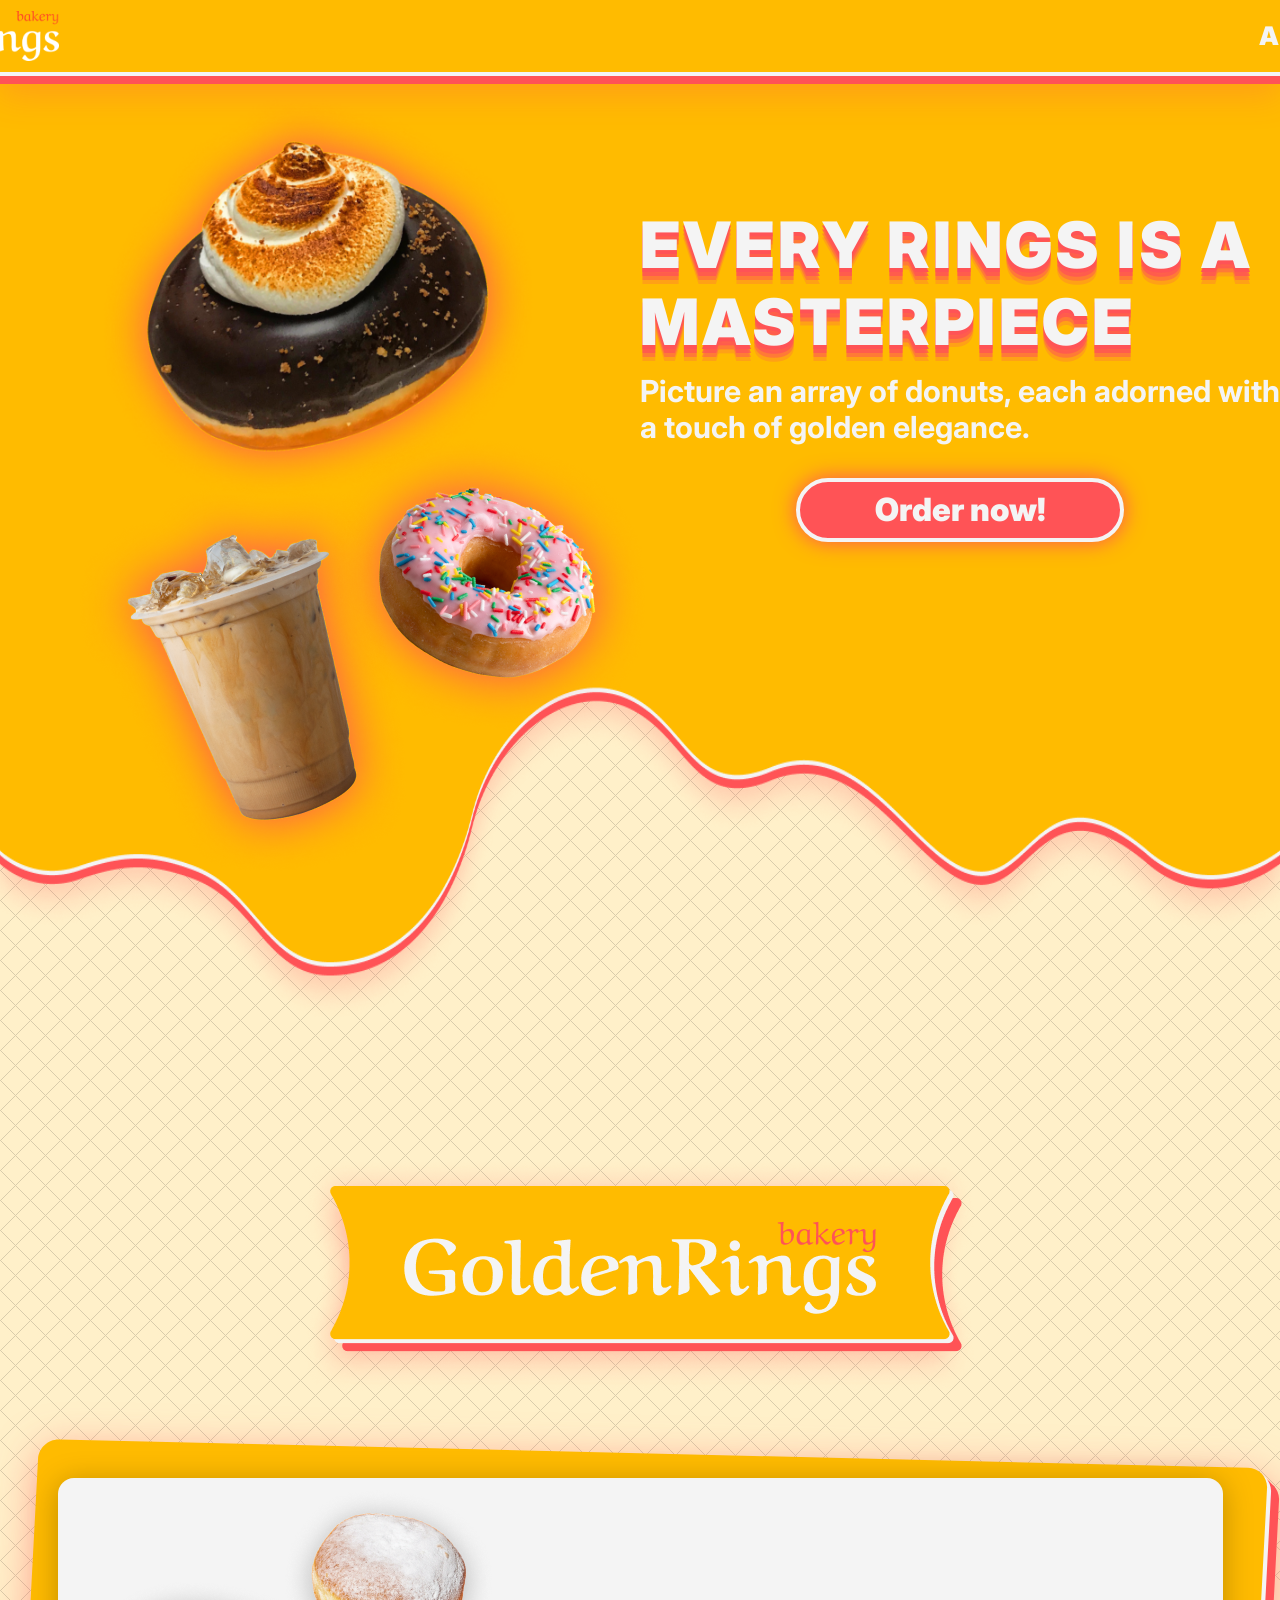
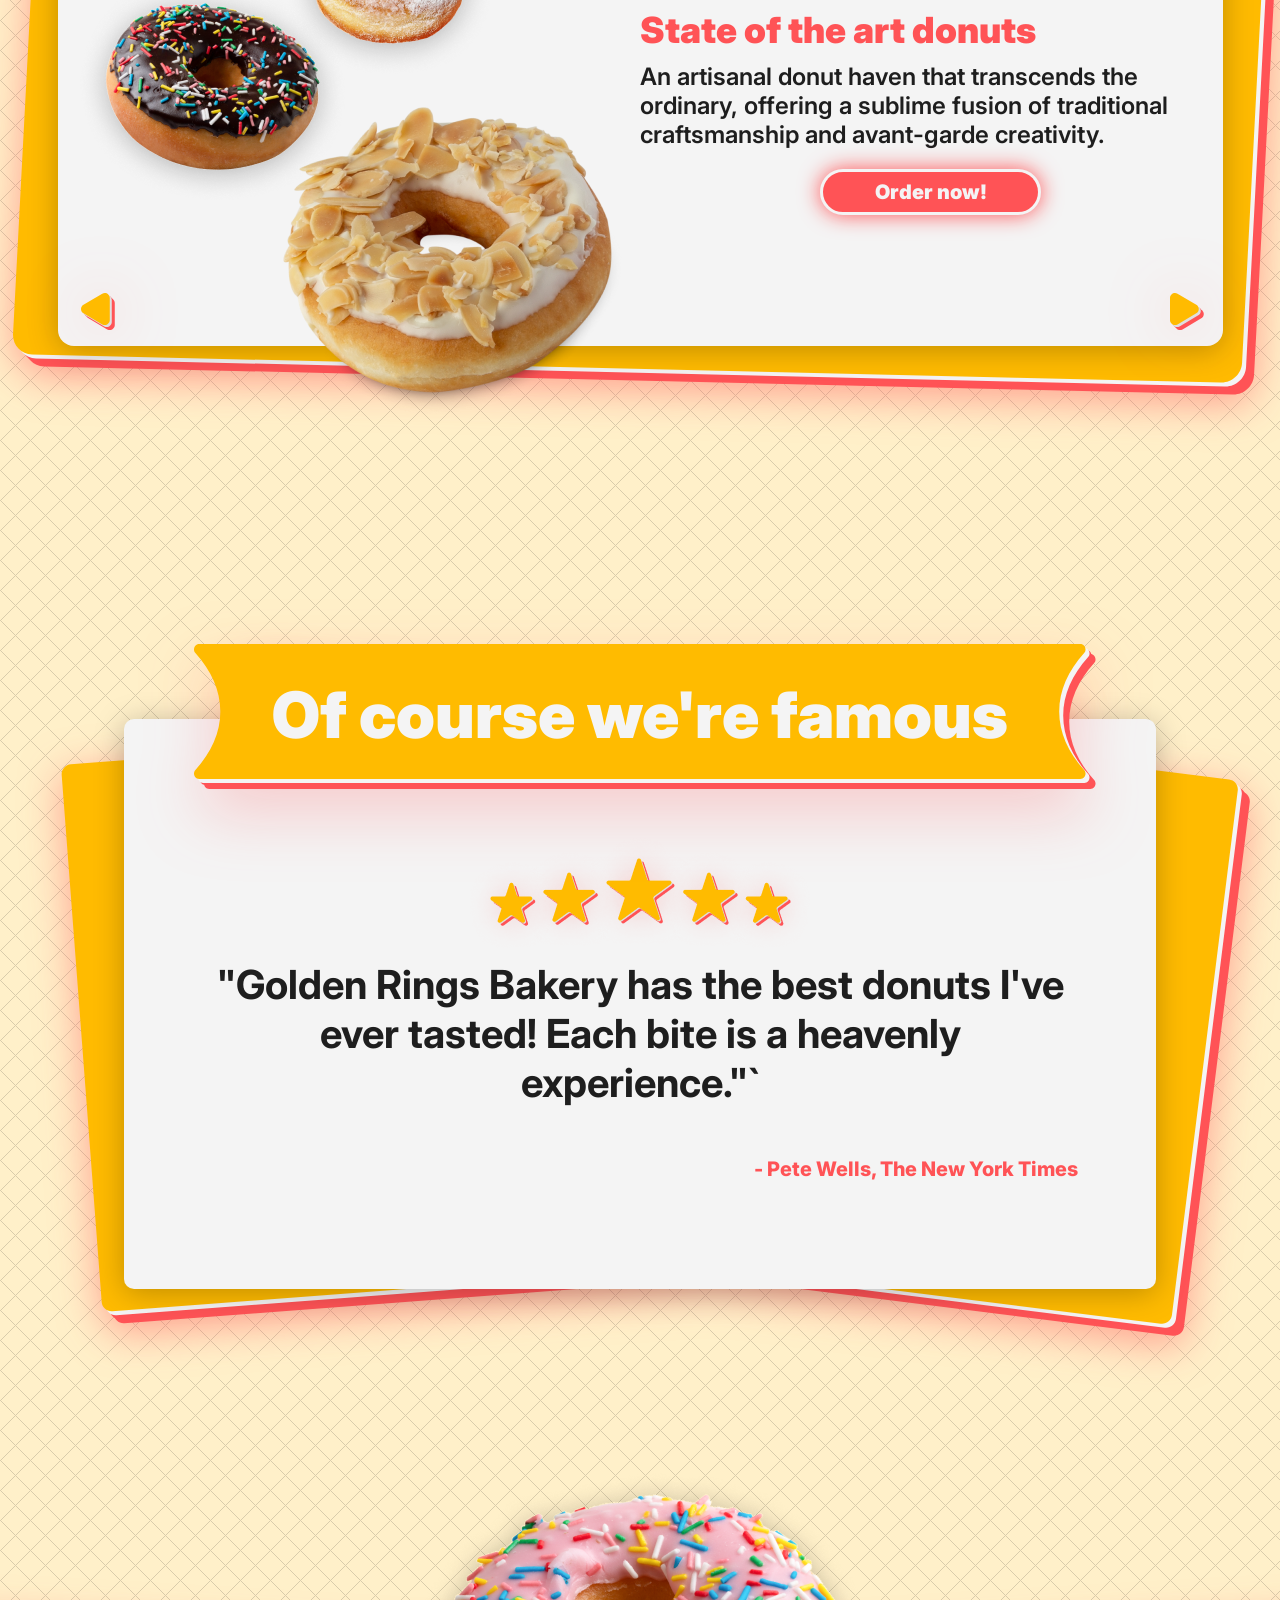
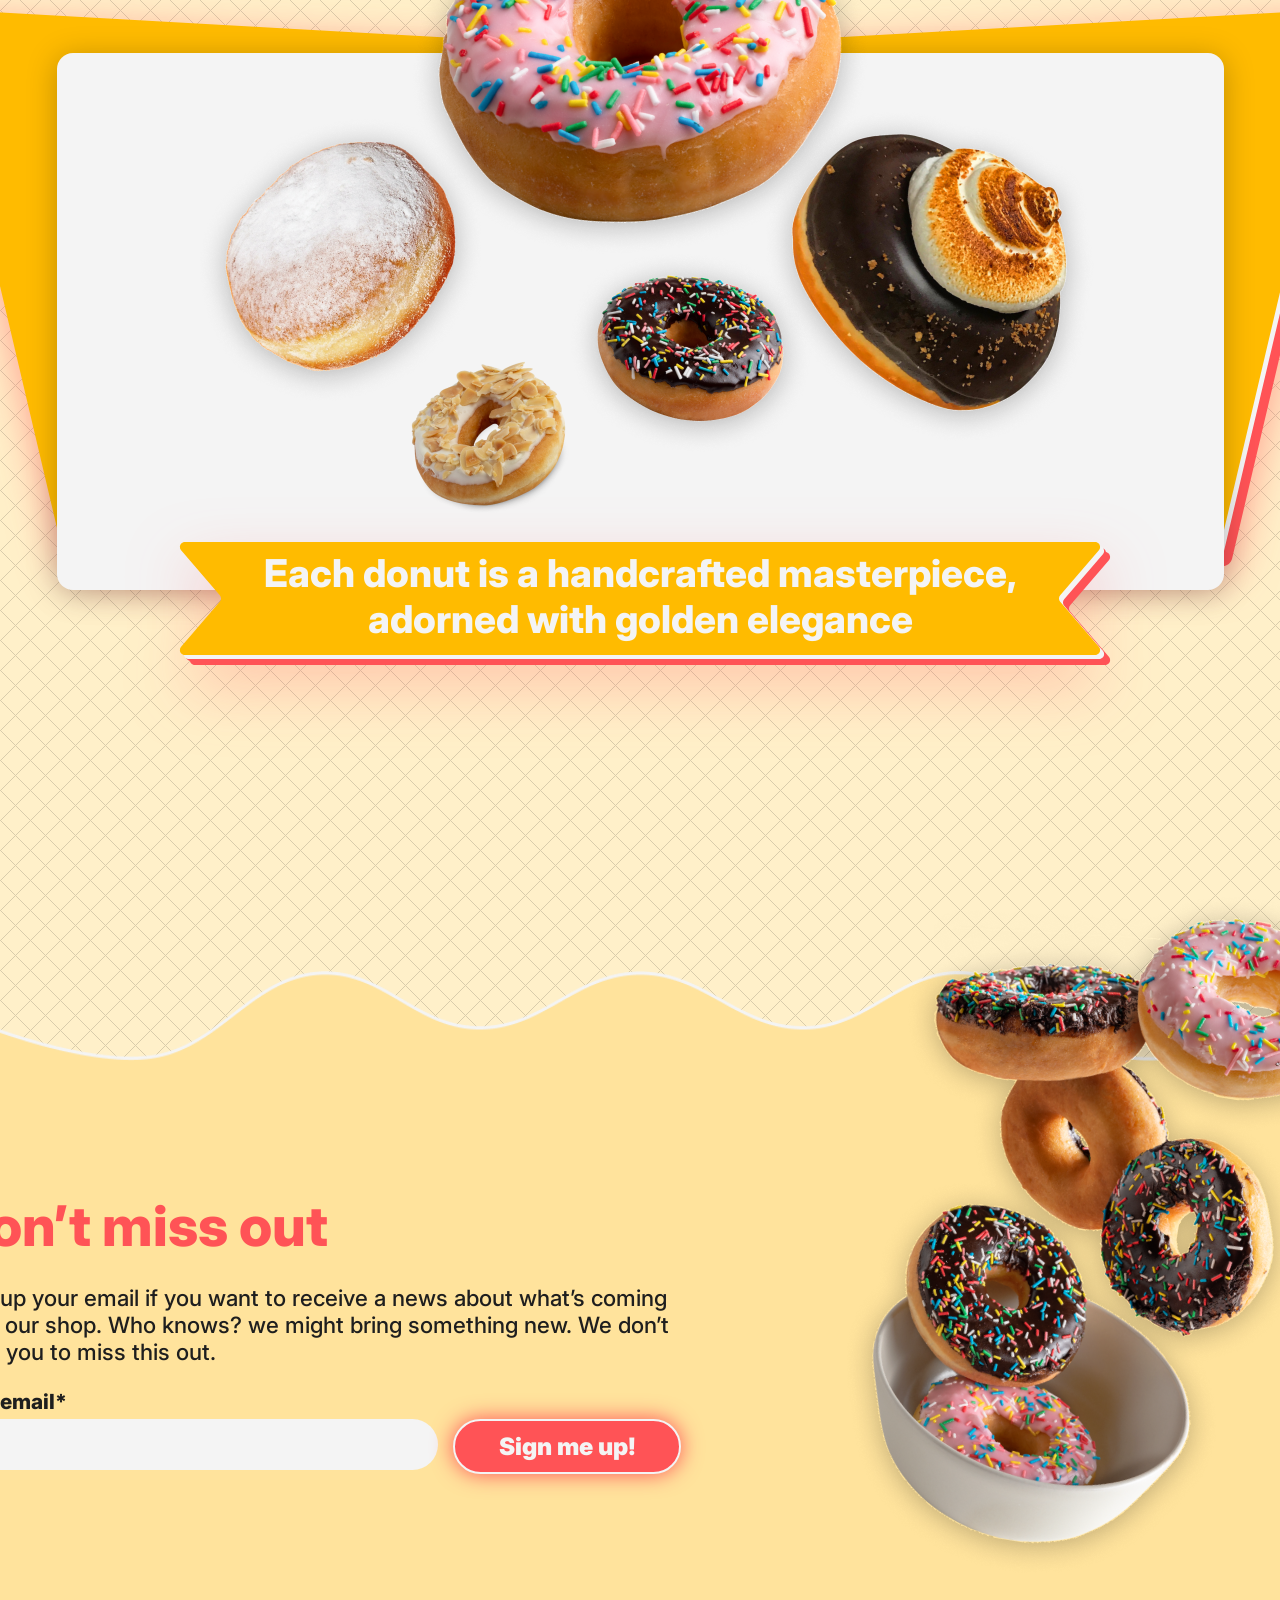
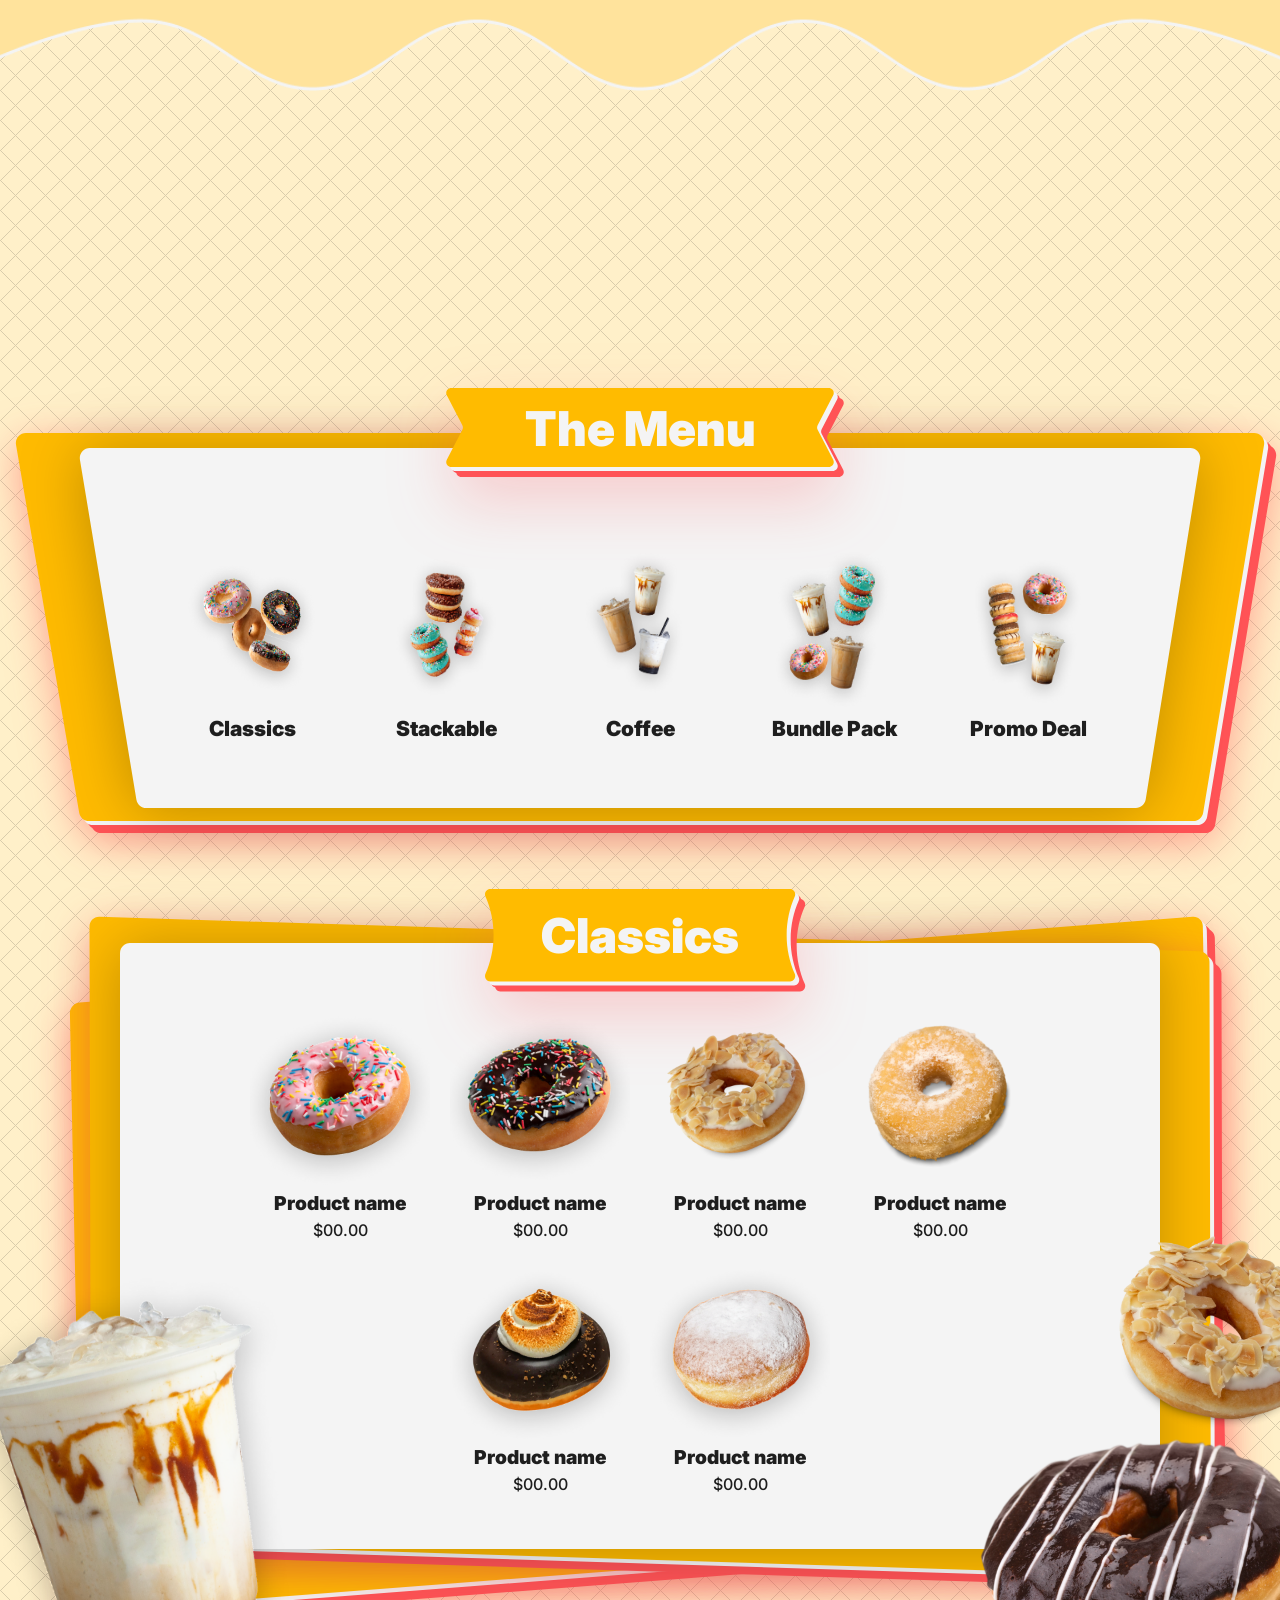
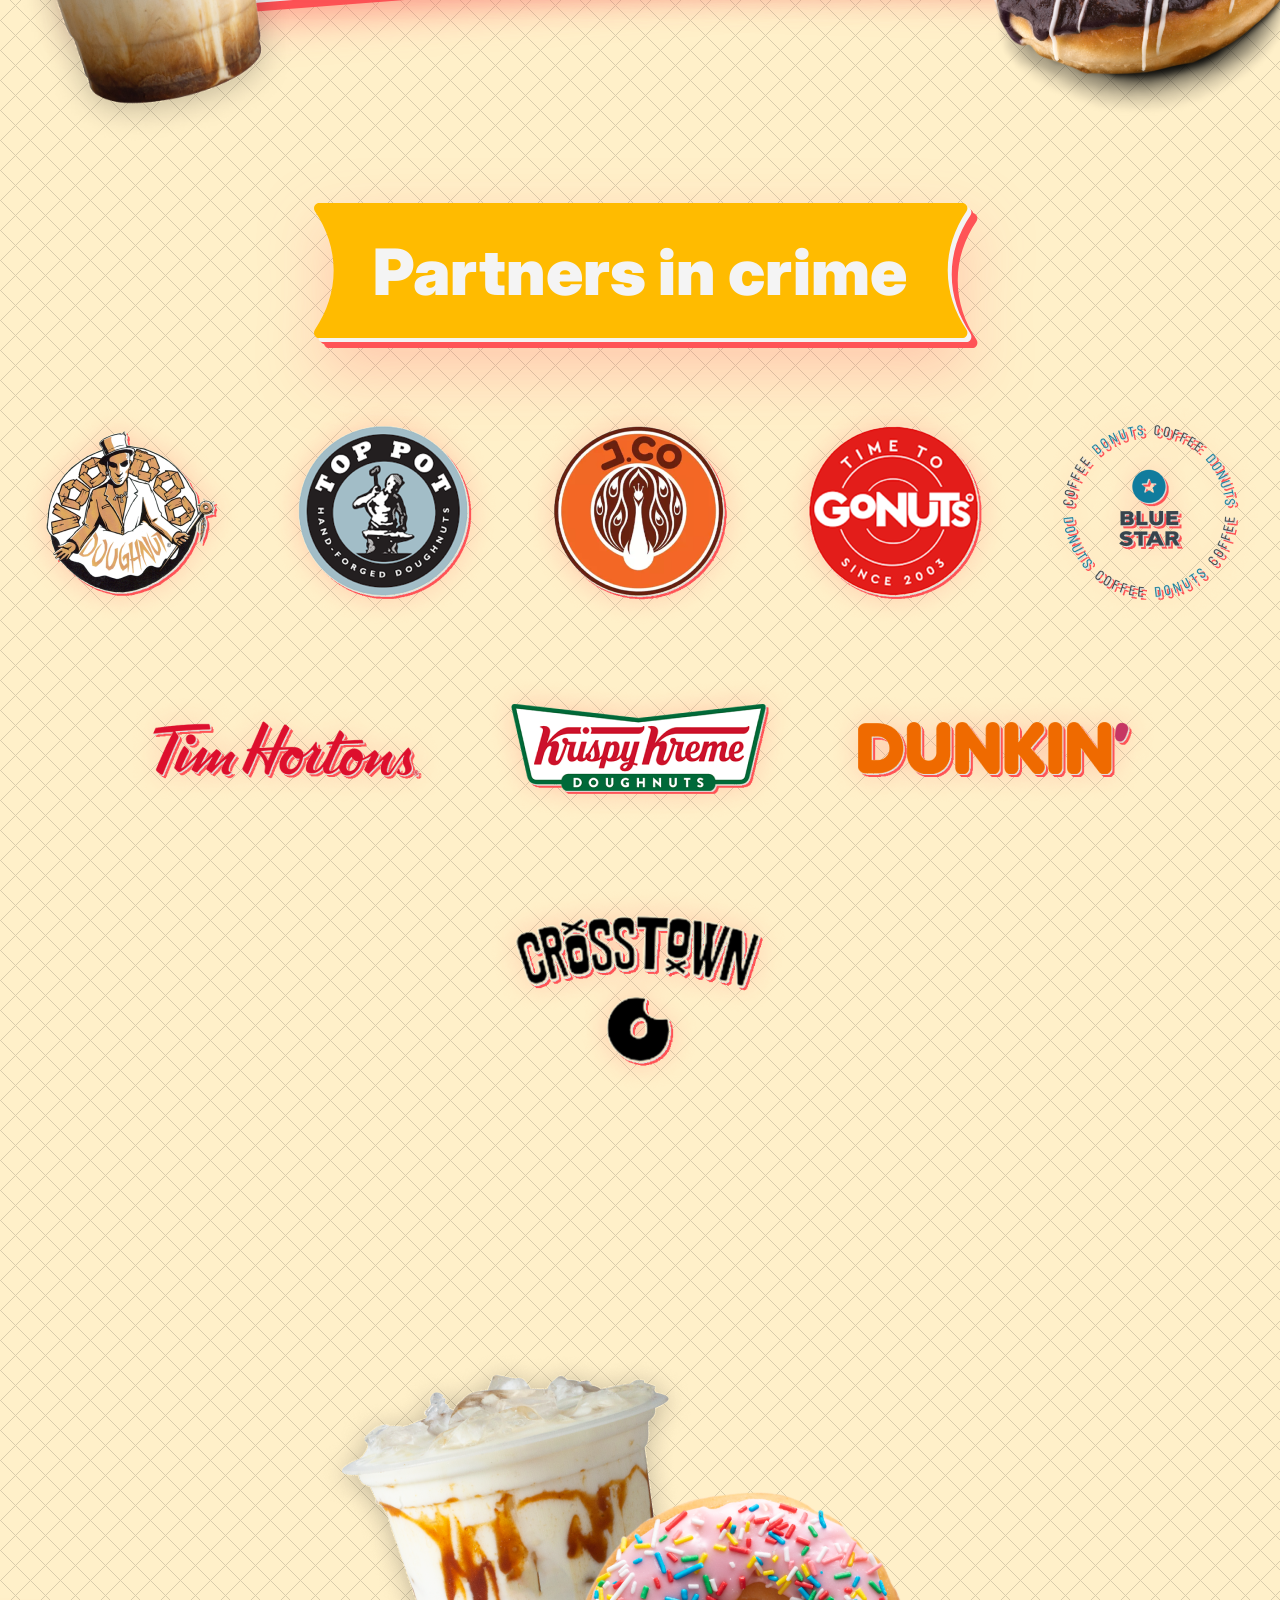
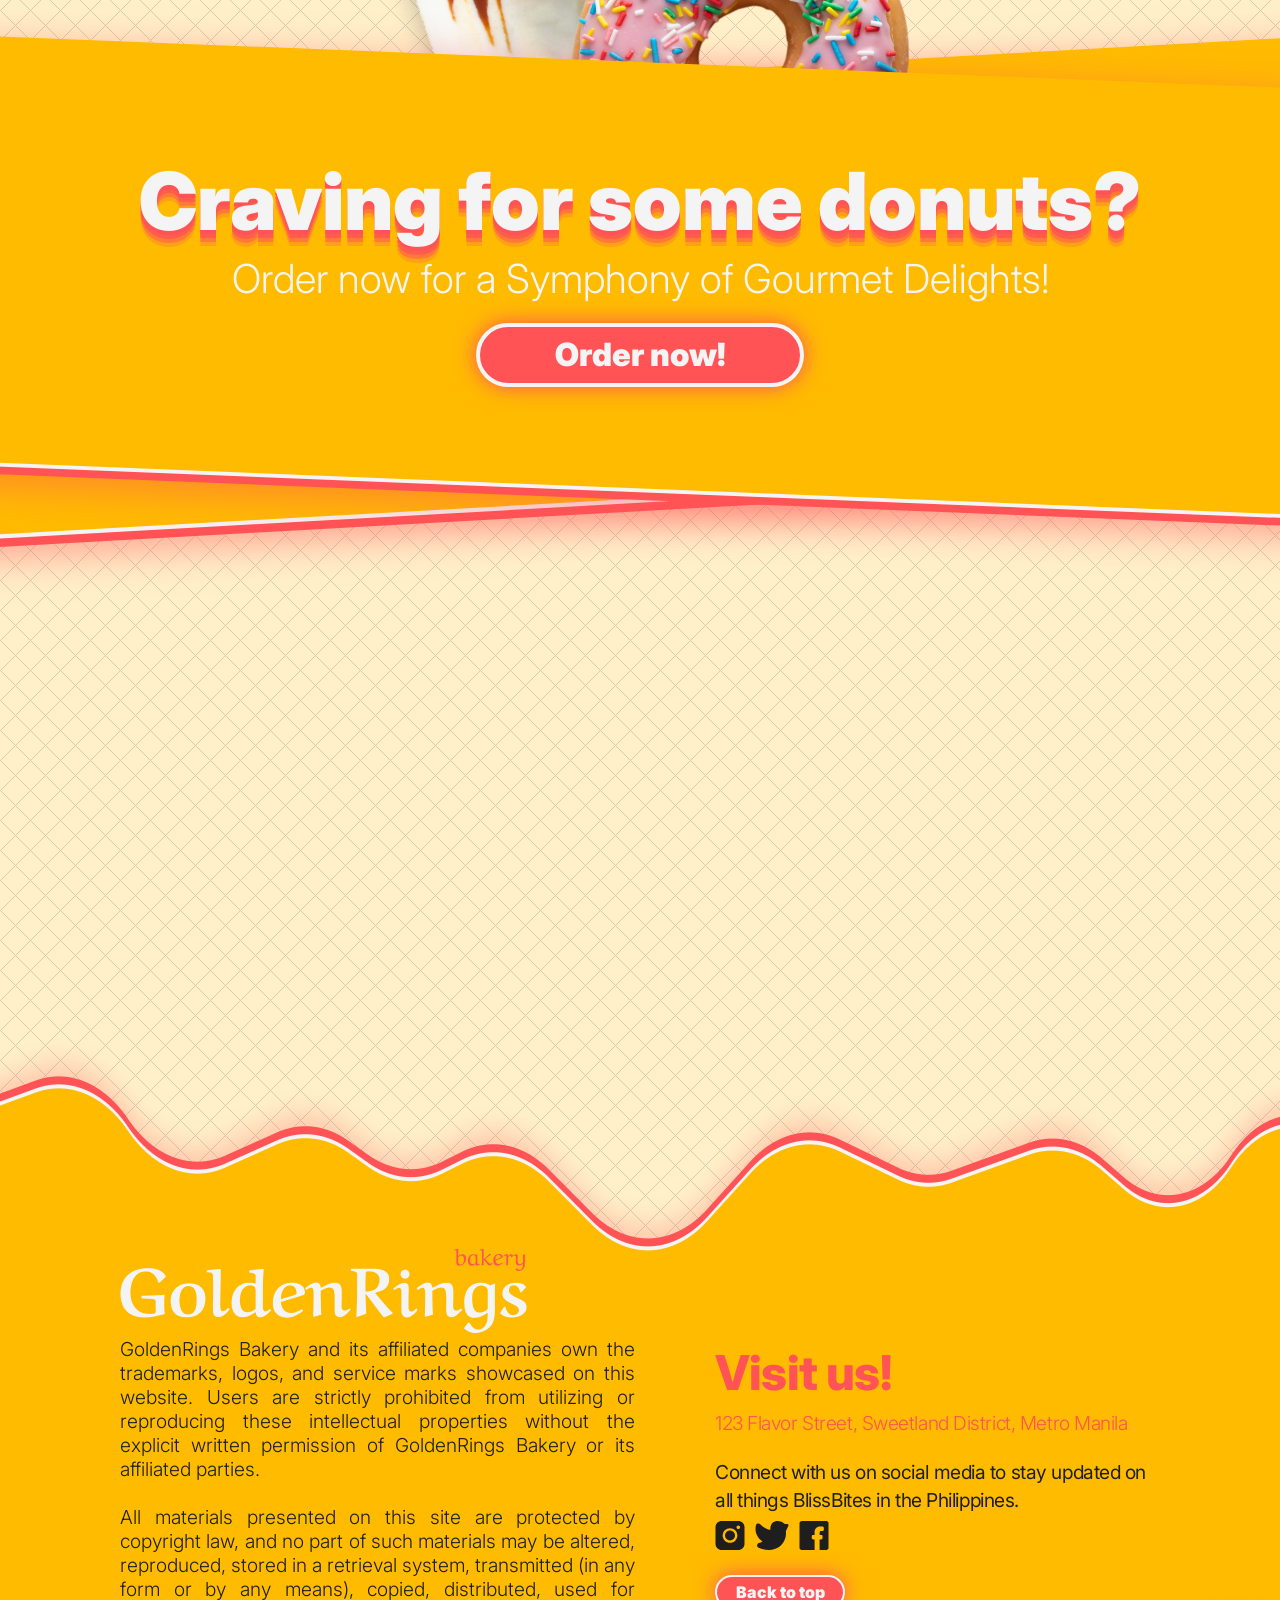
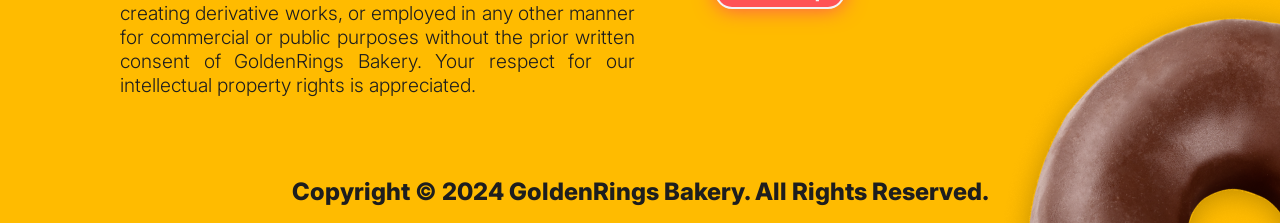
<file: index.html>
<!DOCTYPE html>

<html>
	<head>
		<title>GoldenRings bakery - Homepage</title>
		<meta name="viewport" content="width=device-width, initial-scale=1.0" />
		<meta charset="UTF-8" />

		<link rel="icon" type="image/x-icon" href="/img_src/icon.png" />

		<link rel="stylesheet" href="./CSS/main.css" />
		<link rel="stylesheet" href="./CSS/style.css" />
		<link rel="stylesheet" href="./CSS/Header.css" />
		<link rel="stylesheet" href="./CSS/Hero.css" />
		<link rel="stylesheet" href="./CSS/Flashcards.css" />
		<link rel="stylesheet" href="./CSS/Ratings.css" />
		<link rel="stylesheet" href="./CSS/wingman.css" />
		<link rel="stylesheet" href="./CSS/email.css" />
		<link rel="stylesheet" href="./CSS/menu.css" />
		<link rel="stylesheet" href="./CSS/partners.css" />
		<link rel="stylesheet" href="./CSS/CTA.css" />
		<link rel="stylesheet" href="./CSS/Footer.css" />

		<!--Website fonts-->
		<link rel="preconnect" href="https://fonts.googleapis.com" />
		<link rel="preconnect" href="https://fonts.gstatic.com" crossorigin />
		<link
			href="https://fonts.googleapis.com/css2?family=Inter:wght@100..900&display=swap"
			rel="stylesheet"
		/>
	</head>
	<body>
		<!-- Header Header Header Header Header Header -->
		<header class="header">
			<div class="wrapper">
				<img src="./img_src/GoldenRings Logo.png" loading="lazy" />
				<div class="links">
					<a .class="aboutlink" href="youtube.com">About</a>
					<a .class="donuts" href="https://cl.gy/XWop">Donuts</a>
				</div>
			</div>
		</header>
		<!-- Header Header Header Header Header Header -->

		<!-- Hero Hero Hero HeroHero Hero Hero Hero-->
		<div class="hero">
			<div class="wrapper">
				<div class="bghero">
					<img
						src="./Hero/BG_Hero.png"
						loading="lazy"
						width="1920"
						height="1080"
					/>
				</div>
				<div class="overlay">
					<div class="elements">
						<img
							src="./Hero/donut1.png"
							loading="lazy"
							class="donut1"
						/>
						<img
							src="./Hero/donut2.png"
							loading="lazy"
							class="donut2"
						/>
						<img
							src="./Hero/coffee1.png"
							loading="lazy"
							class="coffee1"
						/>
					</div>
					<div class="herolabel">
						<h1>Every rings is a masterpiece</h1>
						<h2>
							Picture an array of donuts, each adorned with a
							touch of golden elegance.
						</h2>
						<button class="Button_Pink">Order now!</button>
					</div>
				</div>
			</div>
		</div>
		<!-- Hero Hero Hero HeroHero Hero Hero Hero-->

		<!-- Transition Transition Transition Transition Transition-->
		<div class="transition_Logo">
			<img src="./img_src/Logo_main.png" loading="lazy" />
		</div>
		<!-- Transition Transition Transition Transition Transition-->

		<!-- Flashcards Flashcards Flashcards Flashcards -->
		<div class="flashcards">
			<div class="background">
				<svg width="1318" height="629" viewBox="0 0 1318 629">
					<g filter="url(#filter0_dddd_739_722)">
						<path
							d="M57.0409 48.9724C57.6212 37.942 67.0435 29.2122 78.0861 29.474L1267.1 57.6622C1278.15 57.924 1286.63 67.0781 1286.05 78.1086L1261.06 553.071C1260.48 564.102 1251.06 572.832 1240.01 572.57L50.9951 544.382C39.9525 544.12 31.4712 534.966 32.0515 523.935L57.0409 48.9724Z"
							fill="#FFBB00"
						/>
					</g>
				</svg>
			</div>
			<div class="arrowButton">
				<div class="left">
					<img
						src="./flashcards/elements/arrow_left.svg"
						class="btn_left"
						loading="lazy"
					/>
				</div>
				<div class="right">
					<img
						src="./flashcards/elements/arrow_right.svg"
						class="btn_right"
						loading="lazy"
					/>
				</div>
			</div>
			<div class="cards">
				<div class="items active">
					<div class="elements">
						<img
							src="./flashcards/state_art/01.png"
							loading="lazy"
							class="donut1"
						/>
						<img
							src="./flashcards/state_art/02.png"
							loading="lazy"
							class="donut2"
						/>
						<img
							src="./flashcards/state_art/03.png"
							loading="lazy"
							class="donut3"
						/>
					</div>
					<div class="label">
						<h3>State of the art donuts</h3>
						<p>
							An artisanal donut haven that transcends the
							ordinary, offering a sublime fusion of traditional
							craftsmanship and avant-garde creativity.
						</p>
						<button>Order now!</button>
					</div>
				</div>
			</div>
		</div>
		<!-- Flashcards Flashcards Flashcards Flashcards -->

		<!-- Ratings Ratings Ratings Ratings Ratings -->
		<div class="ratings">
			<div class="wrapper">
				<div class="title">
					<svg
						width="956"
						height="221"
						viewBox="0 0 956 221"
						fill="none"
					>
						<g filter="url(#filter0_dddd_747_11)">
							<path
								d="M37.1788 165.067C32.6217 165.067 30.3374 159.35 33.3939 155.97C49.3845 138.286 58.3432 118.466 58.3432 97.5338C58.3432 76.6013 49.3843 56.781 33.3935 39.097C30.337 35.7169 32.6213 30.0001 37.1785 30.0001H918.365C922.922 30.0001 925.207 35.7169 922.15 39.097C906.159 56.781 897.2 76.6013 897.2 97.5338C897.2 118.466 906.159 138.286 922.15 155.97C925.206 159.35 922.922 165.067 918.365 165.067H37.1788Z"
								fill="#FFBB00"
							/>
						</g>
					</svg>
					<h1>Of course we're famous</h1>
				</div>
				<div class="reviews">
					<div class="stars">
						<img src="./ratings/ratings_star.png" loading="lazy" />
					</div>
					<div class="statement">
						<p>
							"Golden Rings Bakery has the best donuts I've ever
							tasted! Each bite is a heavenly experience."`
						</p>
						<h4>- Pete Wells, The New York Times</h4>
					</div>
				</div>
			</div>
			<svg
				class="background"
				width="1240"
				height="752"
				viewBox="0 0 1240 752"
				fill="none"
			>
				<g filter="url(#filter0_dddd_741_723)">
					<path
						d="M222.135 38.9222C222.822 33.4423 227.822 29.5572 233.301 30.2446L1199.07 151.385C1204.55 152.072 1208.44 157.072 1207.75 162.552L1141.95 687.087C1141.27 692.567 1136.27 696.452 1130.79 695.765L165.018 574.625C159.538 573.937 155.653 568.938 156.34 563.458L222.135 38.9222Z"
						fill="#FFBB00"
					/>
					<path
						d="M1022.17 71.6976C1021.76 66.1906 1016.95 62.0652 1011.45 62.4832L40.8998 136.153C35.3928 136.571 31.2674 141.374 31.6854 146.881L71.6976 674.011C72.1156 679.518 76.9188 683.643 82.4258 683.225L1052.97 609.555C1058.48 609.137 1062.6 604.334 1062.19 598.827L1022.17 71.6976Z"
						fill="#FFBB00"
					/>
				</g>
			</svg>
		</div>
		<!-- Ratings Ratings Ratings Ratings Ratings -->

		<!-- Wingman Wingman Wingman Wingman Wingman-->
		<div class="wingman">
			<div class="wrapper">
				<div class="donut1" id="donuts">
					<img src="./wingman/4 11.png" loading="lazy" />
				</div>
				<div class="donut2" id="donuts">
					<img src="./wingman/4 12.png" loading="lazy" />
				</div>
				<div class="donut3" id="donuts">
					<img src="./wingman/4 13.png" loading="lazy" />
				</div>
				<div class="donut4" id="donuts">
					<img src="./wingman/4 14.png" loading="lazy" />
				</div>
				<div class="donut5" id="donuts">
					<img src="./wingman/4 15.png" loading="lazy" />
				</div>
			</div>
			<svg
				class="bg"
				width="1471"
				height="682"
				viewBox="0 0 1471 682"
				fill="none"
			>
				<g filter="url(#filter0_dddd_743_726)">
					<path
						d="M349.318 99.9881C349.047 94.4719 353.298 89.7497 358.812 89.4408L1428.52 29.5232C1435.17 29.151 1440.27 35.2542 1438.74 41.7437L1315.12 566.375C1314.1 570.719 1310.33 573.882 1305.88 574.131L385.142 625.704C379.628 626.013 374.938 621.791 374.667 616.275L349.318 99.9881Z"
						fill="#FFBB00"
					/>
					<path
						d="M1122.16 99.9881C1122.43 94.4719 1118.18 89.7497 1112.67 89.4408L42.9568 29.5231C36.3121 29.151 31.2084 35.2542 32.7376 41.7437L156.361 566.375C157.384 570.719 161.151 573.882 165.599 574.131L1086.34 625.704C1091.85 626.013 1096.54 621.791 1096.81 616.275L1122.16 99.9881Z"
						fill="#FFBB00"
					/>
				</g>
			</svg>
			<div class="title">
				<svg width="984" height="199" viewBox="0 0 984 199" fill="none">
					<g filter="url(#filter0_dddd_449_187)">
						<path
							d="M33.1076 38.261C30.3187 35.0195 32.6217 30 36.8978 30H492V143H36.8978C32.6217 143 30.3187 137.98 33.1076 134.739L71.8058 89.761C73.4188 87.8862 73.4188 85.1138 71.8058 83.239L33.1076 38.261Z"
							fill="#FFBB00"
						/>
						<path
							d="M950.892 38.261C953.681 35.0195 951.378 30 947.102 30H492V143H947.102C951.378 143 953.681 137.98 950.892 134.739L912.194 89.761C910.581 87.8862 910.581 85.1138 912.194 83.239L950.892 38.261Z"
							fill="#FFBB00"
						/>
					</g>
				</svg>
				<h3>
					Each donut is a handcrafted masterpiece, adorned with golden
					elegance
				</h3>
			</div>
		</div>
		<!-- Wingman Wingman Wingman Wingman Wingman-->

		<!-- Email Email Email Email Email-->
		<div class="email">
			<div class="wrapper">
				<div class="label">
					<h3>Don’t miss out</h3>
					<p>
						Sign up your email if you want to receive a news about
						what’s coming up in our shop. Who knows? we might bring
						something new. We don’t want you to miss this out.
					</p>
					<div class="form">
						<h6>Your email*</h6>
						<div class="formInputs">
							<input type="email" />
							<button>Sign me up!</button>
						</div>
					</div>
				</div>
				<div class="element">
					<img src="./miss_out/donut_Bowl.png" loading="lazy" />
				</div>
			</div>
			<div class="bg">
				<img
					src="./miss_out/wavy.png"
					loading="lazy"
					width="1920"
					height="720"
				/>
			</div>
		</div>
		<!-- Email Email Email Email Email-->

		<!--Menu Menu Menu Menu Menu Menu -->
		<div class="menu">
			<div class="categories">
				<div class="title">
					<svg
						xmlns="http://www.w3.org/2000/svg"
						width="452"
						height="165"
						viewBox="0 0 452 165"
						fill="none"
					>
						<g filter="url(#filter0_dddd_737_72)">
							<path
								d="M32.8019 37.3077C31.0702 33.9791 33.4854 30 37.2375 30H226V109H37.2375C33.4854 109 31.0702 105.021 32.8019 101.692L48.3498 71.8077C49.1023 70.3612 49.1023 68.6388 48.3498 67.1923L32.8019 37.3077Z"
								fill="#FFBB00"
							/>
							<path
								d="M419.198 37.3077C420.93 33.9791 418.515 30 414.762 30H226V109H414.762C418.515 109 420.93 105.021 419.198 101.692L403.65 71.8077C402.898 70.3612 402.898 68.6388 403.65 67.1923L419.198 37.3077Z"
								fill="#FFBB00"
							/>
						</g>
					</svg>
					<h1>The Menu</h1>
				</div>
				<div class="items">
					<svg
						class="background_White"
						width="1182"
						height="420"
						viewBox="0 0 1182 420"
						fill="none"
					>
						<g filter="url(#filter0_d_737_69)">
							<path
								d="M87.4255 377.639C88.2271 382.463 92.4 386 97.2903
              386H1086.81C1091.72 386 1095.91 382.432 1096.69 377.582L1151.14
              37.5816C1152.12 31.5052 1147.42 26 1141.27 26L40.7986 26C34.6212
              26 29.9213 31.5452 30.9339 37.639L87.4255 377.639Z"
								fill="#F4F4F4"
							/>
						</g>
					</svg>
					<svg
						class="background_Neon"
						width="1312"
						height="474"
						viewBox="0 0 1312 474"
						fill="none"
					>
						<g filter="url(#filter0_dddd_737_68)">
							<path
								d="M95.1998 409.692C96.0239 414.492 100.186 418 105.056
              418H1209.29C1214.18 418 1218.36 414.46 1219.16 409.633L1280.07
              41.6332C1281.08 35.5411 1276.38 30 1270.21 30L41.8635 30C35.6642
              30 30.9586 35.5826 32.0078 41.6924L95.1998 409.692Z"
								fill="#FFBB00"
							/>
						</g>
					</svg>
					<div class="lists_Products">
						<div class="products">
							<img
								src="./donuts/GoldenRings Assets/Classic/TheClassics.png"
								loading="lazy"
							/>
							<h3>Classics</h3>
						</div>
						<div class="products">
							<img
								src="./donuts/GoldenRings Assets/Stackable/Stackable.png"
								loading="lazy"
							/>
							<h3>Stackable</h3>
						</div>
						<div class="products">
							<img
								src="./donuts/GoldenRings Assets/Coffee/Coffee.png"
								loading="lazy"
							/>
							<h3>Coffee</h3>
						</div>
						<div class="products">
							<img
								src="./donuts/GoldenRings Assets/Bundle Pack/Bundle Pack.png"
								loading="lazy"
							/>
							<h3>Bundle Pack</h3>
						</div>
						<div class="products">
							<img
								src="./donuts/GoldenRings Assets/Promo Deal/Promo Deal.png"
								loading="lazy"
							/>
							<h3>Promo Deal</h3>
						</div>
					</div>
				</div>
			</div>
			<div class="donutLists">
				<div class="title">
					<h1>Classics</h1>
					<svg
						xmlns="http://www.w3.org/2000/svg"
						width="374"
						height="178"
						viewBox="0 0 374 178"
						fill="none"
					>
						<g filter="url(#filter0_dddd_737_22)">
							<path
								fill-rule="evenodd"
								clip-rule="evenodd"
								d="M37.1998 122.405C33.387 122.405 30.944 118.285 32.4862 114.798C37.681 103.053 40.5781 89.98 40.5781 76.2024C40.5781 62.4248 37.681 49.3515 32.4862 37.6063C30.944 34.1193 33.387 30 37.1998 30H337.039C340.852 30 343.295 34.1193 341.753 37.6063C336.558 49.3515 333.661 62.4248 333.661 76.2024C333.661 89.98 336.558 103.053 341.753 114.798C343.295 118.285 340.852 122.405 337.039 122.405H37.1998Z"
								fill="#FFBB00"
							/>
						</g>
					</svg>
				</div>
				<div class="background">
					<svg
						class="neon_back"
						width="1185"
						height="746"
						viewBox="0 0 1185 746"
						fill="none"
					>
						<g filter="url(#filter0_dddd_767_12)">
							<path
								d="M31.9142 126.292C31.8037 120.77 36.178 115.95 41.6845 115.526L1154.64 29.7399C1160.14 29.3155 1164.7 33.4477 1164.81 38.9694L1176.59 627.681C1176.7 633.202 1172.32 638.023 1166.82 638.447L53.8652 724.233C48.3586 724.657 43.8051 720.525 43.6946 715.003L31.9142 126.292Z"
								fill="#FFBB00"
							/>
						</g>
					</svg>
					<svg
						class="neon_middle"
						width="1185"
						height="746"
						viewBox="0 0 1185 746"
						fill="none"
					>
						<g filter="url(#filter0_dddd_767_12)">
							<path
								d="M1151.45 74.6183C1151.43 69.0954 1146.95 64.4781 1141.43 64.3052L41.4861 29.8512C35.966 29.6783 31.502 34.0152 31.5157 39.5381L33.0088 645.291C33.0224 650.813 37.5084 655.431 43.0285 655.604L1142.97 690.058C1148.49 690.23 1152.95 685.893 1152.94 680.371L1151.45 74.6183Z"
								fill="#FFBB00"
							/>
						</g>
					</svg>
					<svg
						class="white"
						width="1100"
						height="666"
						viewBox="0 0 1100 666"
						fill="none"
					>
						<g filter="url(#filter0_d_767_11)">
							<path
								d="M30 36C30 30.4772 34.4772 26 40 26H1060C1065.52 26 1070 30.4772 1070 36V622C1070 627.523 1065.52 632 1060 632H40C34.4771 632 30 627.523 30 622V36Z"
								fill="#F4F4F4"
							/>
						</g>
					</svg>
				</div>
				<div class="products">
					<div class="products_list classics">
						<div class="products_items">
							<img src="./The Classics/01.png" loading="lazy" />
							<h5>Product name</h5>
							<h6>$00.00</h6>
						</div>
						<div class="products_items">
							<img src="./The Classics/02.png" loading="lazy" />
							<h5>Product name</h5>
							<h6>$00.00</h6>
						</div>
						<div class="products_items">
							<img src="./The Classics/03.png" loading="lazy" />
							<h5>Product name</h5>
							<h6>$00.00</h6>
						</div>
						<div class="products_items">
							<img src="./The Classics/04.png" loading="lazy" />
							<h5>Product name</h5>
							<h6>$00.00</h6>
						</div>
						<div class="products_items">
							<img src="./The Classics/05.png" loading="lazy" />
							<h5>Product name</h5>
							<h6>$00.00</h6>
						</div>
						<div class="products_items">
							<img src="./The Classics/06.png" loading="lazy" />
							<h5>Product name</h5>
							<h6>$00.00</h6>
						</div>
					</div>
					<div class="floating">
						<div class="floats img1">
							<img src="./The Classics/element1.png" loading="lazy" />
						</div>
						<div class="floats img2">
							<img src="./The Classics/element2.png" loading="lazy" />
						</div>
						<div class="floats img3">
							<img src="./The Classics/element3.png" loading="lazy" />
						</div>
					</div>
				</div>
			</div>
		</div>
		<!--Menu Menu Menu Menu Menu Menu -->

		<!-- Partners Partners Partners Partners -->
		<div class="Business_Partners">
			<div class="wrapper">
				<div class="title">
					<svg
						width="717"
						height="221"
						viewBox="0 0 717 221"
						fill="none"
					>
						<g filter="url(#filter0_dddd_393_1032)">
							<path
								fill-rule="evenodd"
								clip-rule="evenodd"
								d="M37.1579 165.067C32.9701 165.067 30.5804 160.176 32.9167 156.701C44.9276 138.833 51.6678 118.755 51.6678 97.5336C51.6678 76.3124 44.9275 56.2343 32.9165 38.3663C30.5802 34.8907 32.9698 30 37.1577 30H680.25C684.438 30 686.828 34.8907 684.491 38.3663C672.48 56.2343 665.74 76.3124 665.74 97.5336C665.74 118.755 672.48 138.833 684.491 156.701C686.827 160.176 684.438 165.067 680.25 165.067H37.1579Z"
								fill="#FFBB00"
							/>
						</g>
					</svg>
					<h1>Partners in crime</h1>
				</div>
				<div class="logoContainer">
					<div class="logo">
						<img src="./partners/logo1.png" loading="lazy" />
					</div>
					<div class="logo">
						<img src="./partners/logo2.png" loading="lazy" />
					</div>
					<div class="logo">
						<img src="./partners/logo3.png" loading="lazy" />
					</div>
					<div class="logo">
						<img src="./partners/logo4.png" loading="lazy" />
					</div>
					<div class="logo">
						<img src="./partners/logo5.png" loading="lazy" />
					</div>
					<div class="logo">
						<img src="./partners/logo6.png" loading="lazy" />
					</div>
					<div class="logo">
						<img src="./partners/logo7.png" loading="lazy" />
					</div>
					<div class="logo">
						<img src="./partners/logo8.png" loading="lazy" />
					</div>
					<div class="logo">
						<img src="./partners/logo9.png" loading="lazy" />
					</div>
				</div>
			</div>
		</div>
		<!-- Partners Partners Partners Partners -->

		<!-- CTA CTA CTA CTA -->
		<div class="CTA">
			<div class="wrapper">
				<h2>Craving for some donuts?</h2>
				<p>Order now for a Symphony of Gourmet Delights!</p>
				<button class="Button_Pink">Order now!</button>
			</div>
			<svg
				class="bg1"
				style="z-index: -3"
				width="1626"
				height="595"
				viewBox="0 0 1626 595"
				fill="none"
			>
				<g filter="url(#filter0_dddd_744_727)">
					<path
						d="M65.6145 133.521C66.5654 122.516 76.2767 113.097 87.3053 112.482L1575.54 29.4923C1586.57 28.8773 1594.74 37.2998 1593.79 48.3045L1560.37 435.059C1559.42 446.064 1549.7 455.484 1538.68 456.099L50.4416 539.088C39.413 539.703 31.2435 531.28 32.1944 520.276L65.6145 133.521Z"
						fill="#FFBB00"
					/>
				</g>
			</svg>
			<div class="elements" style="z-index: -2">
				<div class="coffee1">
					<img src="./CTA/coffee1.png" loading="lazy" />
				</div>
				<div class="donut1">
					<img src="./CTA/donut1.png" loading="lazy" />
				</div>
			</div>
			<svg
				class="bg2"
				style="z-index: -1"
				width="1626"
				height="595"
				viewBox="0 0 1626 595"
				fill="none"
			>
				<g filter="url(#filter0_dddd_744_728)">
					<path
						d="M1565.01 109.999C1564.18 98.9854 1554.55 89.699 1543.52 89.2578L50.2754 29.5624C39.2385 29.1212 30.9687 37.6922 31.8042 48.7062L61.2216 436.486C62.0572 447.5 71.6817 456.787 82.7186 457.228L1575.96 516.923C1587 517.365 1595.27 508.794 1594.43 497.78L1565.01 109.999Z"
						fill="#FFBB00"
					/>
				</g>
			</svg>
		</div>
		<!-- CTA CTA CTA CTA -->

		<!--Footer Footer Footer Footer Footer-->
		<div class="footer">
			<div class="wrapper">
				<div class="background">
					<img
						src="./Footer/Bg_Footer.png"
						width="1920"
						height="791"
						loading="lazy"
					/>
				</div>
				<div class="label">
					<div class="Section_left">
						<div class="logo">
							<img
								src="./Footer/Footer_logo.png"
								loading="lazy"
							/>
						</div>
						<p>
							GoldenRings Bakery and its affiliated companies own
							the trademarks, logos, and service marks showcased
							on this website. Users are strictly prohibited from
							utilizing or reproducing these intellectual
							properties without the explicit written permission
							of GoldenRings Bakery or its affiliated parties.
							<br /><br />
							All materials presented on this site are protected
							by copyright law, and no part of such materials may
							be altered, reproduced, stored in a retrieval
							system, transmitted (in any form or by any means),
							copied, distributed, used for creating derivative
							works, or employed in any other manner for
							commercial or public purposes without the prior
							written consent of GoldenRings Bakery. Your respect
							for our intellectual property rights is appreciated.
						</p>
					</div>
					<div class="Section_right">
						<div class="address">
							<h5>Visit us!</h5>
							<h6>
								123 Flavor Street, Sweetland District, Metro
								Manila
							</h6>
						</div>
						<div class="social">
							<p>
								Connect with us on social media to stay updated
								on all things BlissBites in the Philippines.
							</p>
							<div class="icons">
								<img
									src="./Footer/Icons_Instagram.svg"
									loading="lazy"
								/>
								<img
									src="./Footer/Icons_Twitter.svg"
									loading="lazy"
								/>
								<img
									src="./Footer/Icons_Facebook.svg"
									loading="lazy"
								/>
							</div>
							<button id="btn_BackToTop" class="Button_Pink">
								Back to top
							</button>
						</div>
					</div>
					<div class="Section_bottom">
						<h6>
							Copyright © 2024 GoldenRings Bakery. All Rights
							Reserved.
						</h6>
					</div>
				</div>
				<div class="elements">
					<img src="./Footer/Footer_LogoSub.png" />
				</div>
			</div>
		</div>
		<!--Footer Footer Footer Footer Footer-->

		<!--Srcipts Srcipts Srcipts-->
		<script src="./JS/main.js"></script>
		<!--Srcipts Srcipts Srcipts-->
	</body>
</html>
</file>
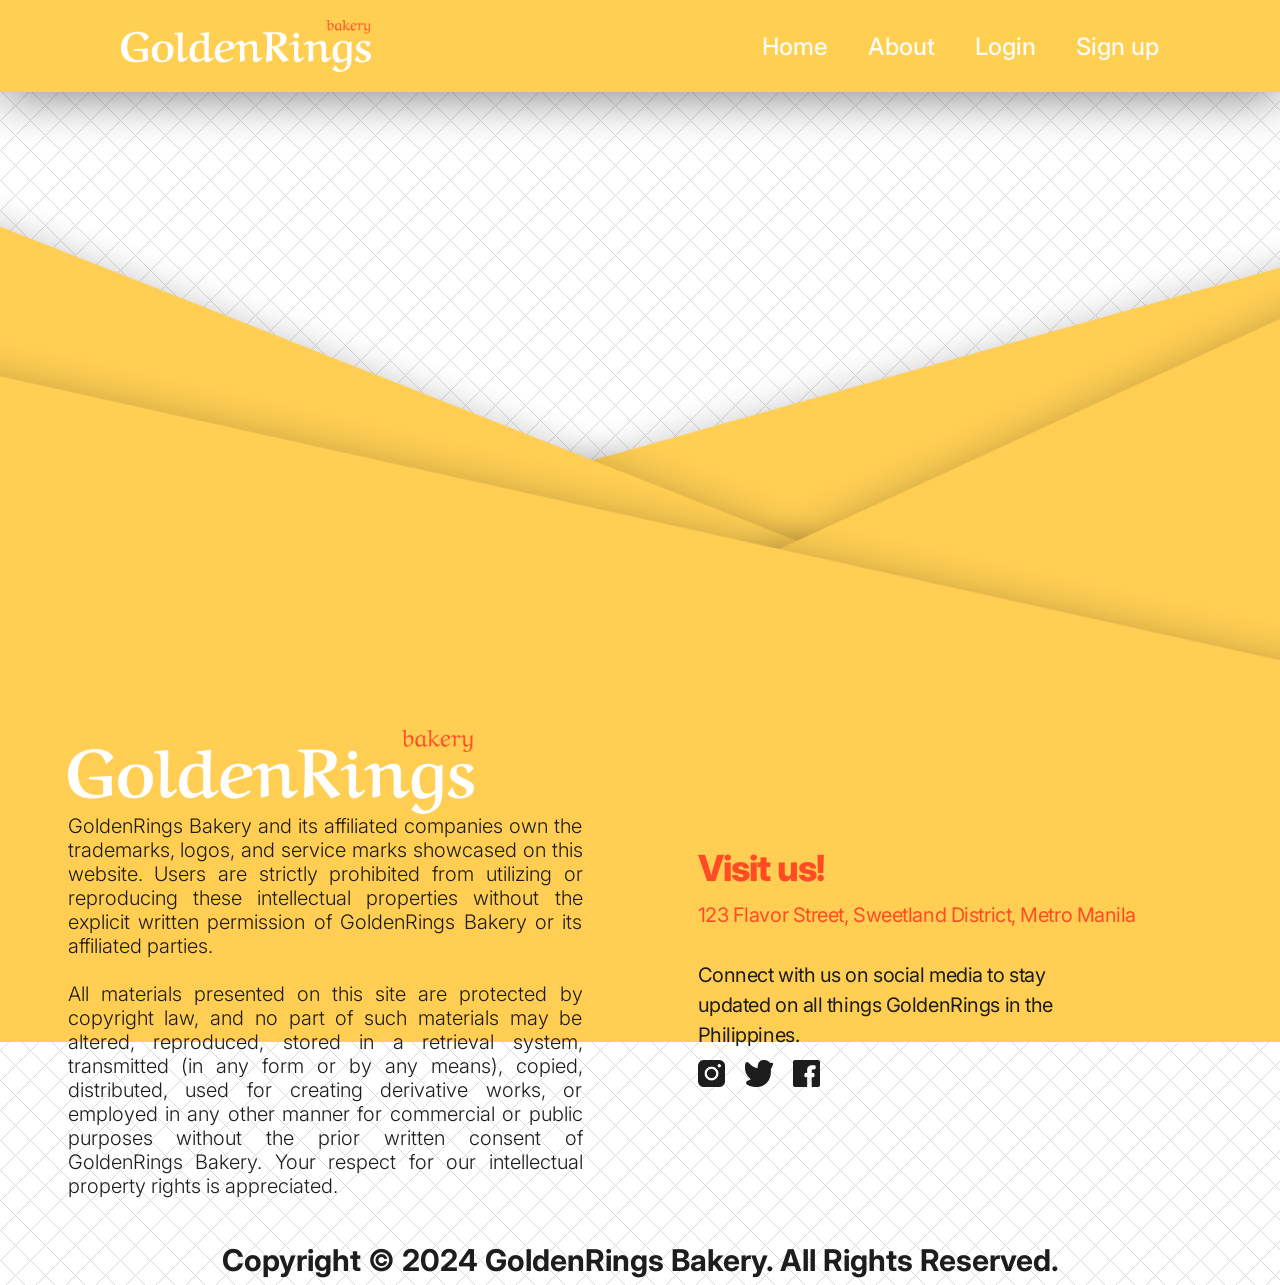
<file: about.html>
<!DOCTYPE html>

<html>
	<head>
		<title>GoldenRings Bakery - About</title>

		<meta charset="UTF-8" />
		<meta name="viewport" content="width=device-width, initial-scale=1,0" />

		<!--Favicon-->
		<link rel="icon" type="image/x-icon" href="./imgsource/icon.png" />

		<!--CSS-->
		<link rel="stylesheet" href="style.css" />

		<!--Fonts-->
		<!--Inter Font-Inter Font--Inter Font--Inter Font--Inter Font--Inter Font--Inter Font--Inter Font--Inter Font--->
		<link rel="preconnect" href="https://fonts.googleapis.com" />
		<link rel="preconnect" href="https://fonts.gstatic.com" crossorigin />
		<link href="https://fonts.googleapis.com/css2?family=Inter:wght@100..900&display=swap" rel="stylesheet" />
		<!--Aref Ruqaa Font-Aref Ruqaa Font-Aref Ruqaa Font-Aref Ruqaa Font-Aref Ruqaa Font-Aref Ruqaa Font-Aref Ruqaa Font-->
		<link rel="preconnect" href="https://fonts.googleapis.com" />
		<link rel="preconnect" href="https://fonts.gstatic.com" crossorigin />
		<link href="https://fonts.googleapis.com/css2?family=Aref+Ruqaa:wght@400;700&display=swap" rel="stylesheet" />
	</head>
	<body>
		<section class="header">
			<div class="wrapper">
				<div class="logo">
					<img src="./imgsource/GoldenRings Logo.png" />
				</div>
				<div class="container">
					<a href="./index.html">Home</a>
					<a href="./about.html">About</a>
					<a href="./login.html">Login</a>
					<a href="./signup.html">Sign up</a>
				</div>
			</div>
		</section>

		<section class="Footer">
			<div class="footerdesign"><img src="./imgsource/footerbg.png" /></div>
			<div class="container">
				<div class="item01">
					<div class="imgcontainer">
						<img src="./imgsource/GoldenRings Logo.png" />
					</div>
					<p>
						GoldenRings Bakery and its affiliated companies own the trademarks, logos, and service marks showcased on this website. Users are strictly prohibited from
						utilizing or reproducing these intellectual properties without the explicit written permission of GoldenRings Bakery or its affiliated parties.
						<br /><br />
						All materials presented on this site are protected by copyright law, and no part of such materials may be altered, reproduced, stored in a retrieval system,
						transmitted (in any form or by any means), copied, distributed, used for creating derivative works, or employed in any other manner for commercial or public
						purposes without the prior written consent of GoldenRings Bakery. Your respect for our intellectual property rights is appreciated.
					</p>
				</div>

				<div class="item02">
					<div class="address">
						<h1>Visit us!</h1>
						<a href="https://maps.app.goo.gl/fxvqmbsrECkPRJNZ6">123 Flavor Street, Sweetland District, Metro Manila</a>
					</div>
					<div class="social">
						<p>Connect with us on social media to stay updated on all things GoldenRings in the Philippines.</p>
						<div class="iconcontainer">
							<img src="./imgsource/insta.png" id="instagramlink" onclick="go_to_instagram()" />
							<img src="./imgsource/twitter.png" id="twitterlink" onclick="go_to_twitter()" />
							<img src="./imgsource/facebook.png" id="facebooklink" onclick="go_to_facebook()" />
						</div>
					</div>
				</div>

				<div class="item03">
					<h1>Copyright © 2024 GoldenRings Bakery. All Rights Reserved.</h1>
				</div>
			</div>
		</section>

		<!--Script-Script-Script-Script-Script-Script-Script-Script-Script-Script-Script-Script-Script-Script-->
		<script src="./script.js"></script>
	</body>
</html>
</file>
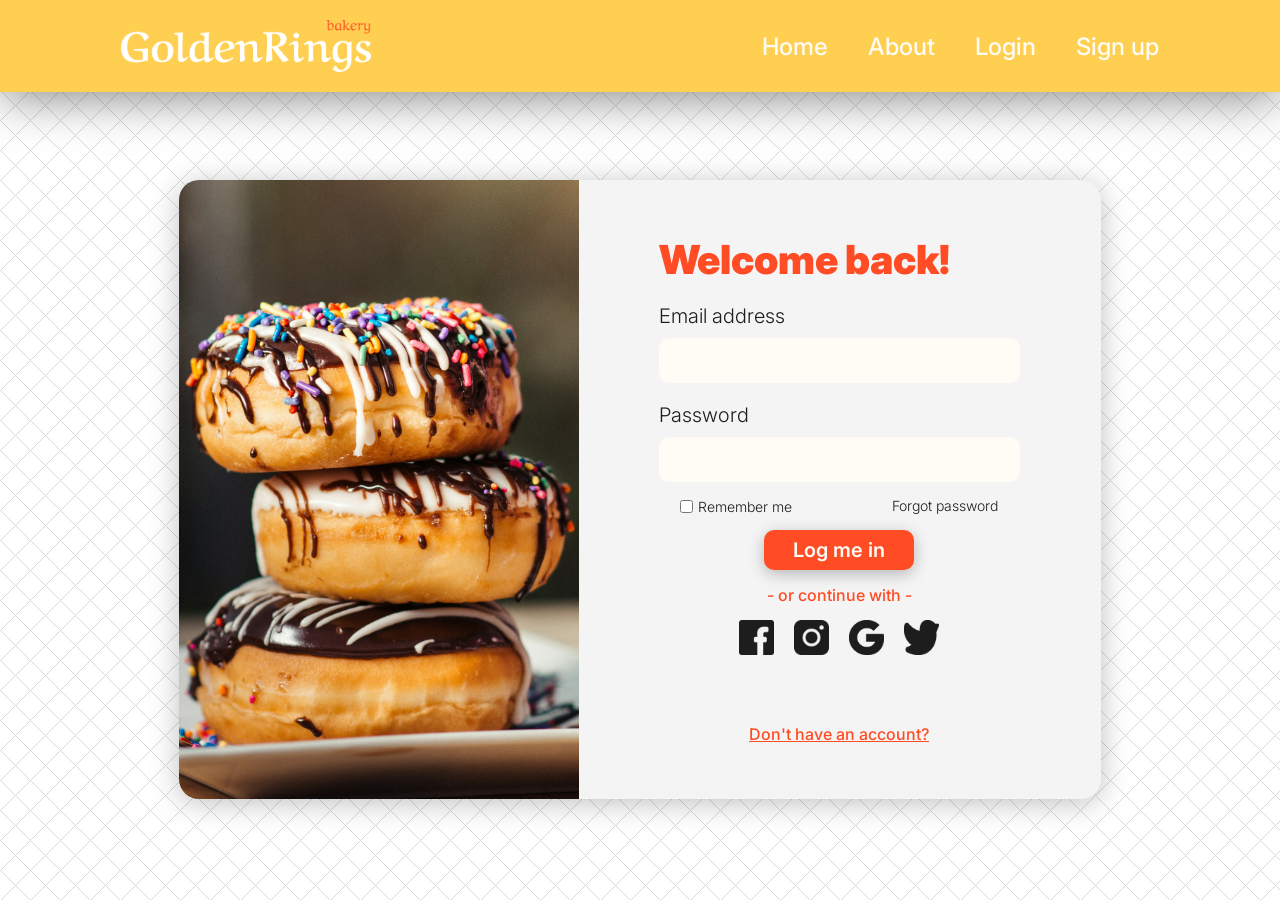
<file: login.html>
<!DOCTYPE html>

<html>
	<head>
		<title>GoldenRings Bakery - Login</title>

		<meta charset="UTF-8" />
		<meta name="viewport" content="width=device-width, initial-scale=1,0" />

		<!--Favicon-->
		<link rel="icon" type="image/x-icon" href="./imgsource/icon.png" />

		<!--CSS-->
		<link rel="stylesheet" href="style.css" />
		<link rel="stylesheet" href="login.css" />

		<!--Fonts-->
		<!--Inter Font-Inter Font--Inter Font--Inter Font--Inter Font--Inter Font--Inter Font--Inter Font--Inter Font--->
		<link rel="preconnect" href="https://fonts.googleapis.com" />
		<link rel="preconnect" href="https://fonts.gstatic.com" crossorigin />
		<link href="https://fonts.googleapis.com/css2?family=Inter:wght@100..900&display=swap" rel="stylesheet" />
		<!--Aref Ruqaa Font-Aref Ruqaa Font-Aref Ruqaa Font-Aref Ruqaa Font-Aref Ruqaa Font-Aref Ruqaa Font-Aref Ruqaa Font-->
		<link rel="preconnect" href="https://fonts.googleapis.com" />
		<link rel="preconnect" href="https://fonts.gstatic.com" crossorigin />
		<link href="https://fonts.googleapis.com/css2?family=Aref+Ruqaa:wght@400;700&display=swap" rel="stylesheet" />
	</head>
	<body>
		<section class="header">
			<div class="wrapper">
				<div class="logo">
					<img src="./imgsource/GoldenRings Logo.png" />
				</div>
				<div class="container">
					<a href="./index.html">Home</a>
					<a href="./about.html">About</a>
					<a href="./login.html">Login</a>
					<a href="./signup.html">Sign up</a>
				</div>
			</div>
		</section>

		<section class="login">
			<div class="wrapper">
				<div class="container">
					<div class="item01"><img src="./imgsource/donuts/kobby-mendez-WXJ33HOrzvE-unsplash.jpg" /></div>
					<div class="item02">
						<div class="usersignup">
							<h1>Welcome back!</h1>

							<div class="useremail">
								<h4>Email address</h4>
								<input type="email" />
							</div>

							<div class="userpassword">
								<h4>Password</h4>
								<input type="password" />
							</div>
						</div>

						<div class="rememberuser">
							<label class="rememberme">
								<input type="checkbox" />
								<p>Remember me</p>
							</label>
							<div class="forgotpass">
								<a href="https://wallpapers.com/images/hd/scary-face-pictures-wtvdzqnwvit6n0te.jpg">Forgot password</a>
							</div>
						</div>

						<button>Log me in</button>
						<h3>- or continue with -</h3>

						<div class="iconcontainer">
							<div class="icon1">
								<img src="./imgsource/facebook.png" />
							</div>
							<div class="icon2">
								<img src="./imgsource/insta.png" />
							</div>
							<div class="icon3">
								<img src="./imgsource/google.png" />
							</div>
							<div class="icon4">
								<img src="./imgsource/twitter.png" />
							</div>
						</div>
						<a href="./signup.html">Don't have an account?</a>
					</div>
				</div>
			</div>
		</section>

		<!--Script-Script-Script-Script-Script-Script-Script-Script-Script-Script-Script-Script-Script-Script-->
		<script src="./script.js"></script>
	</body>
</html>
</file>
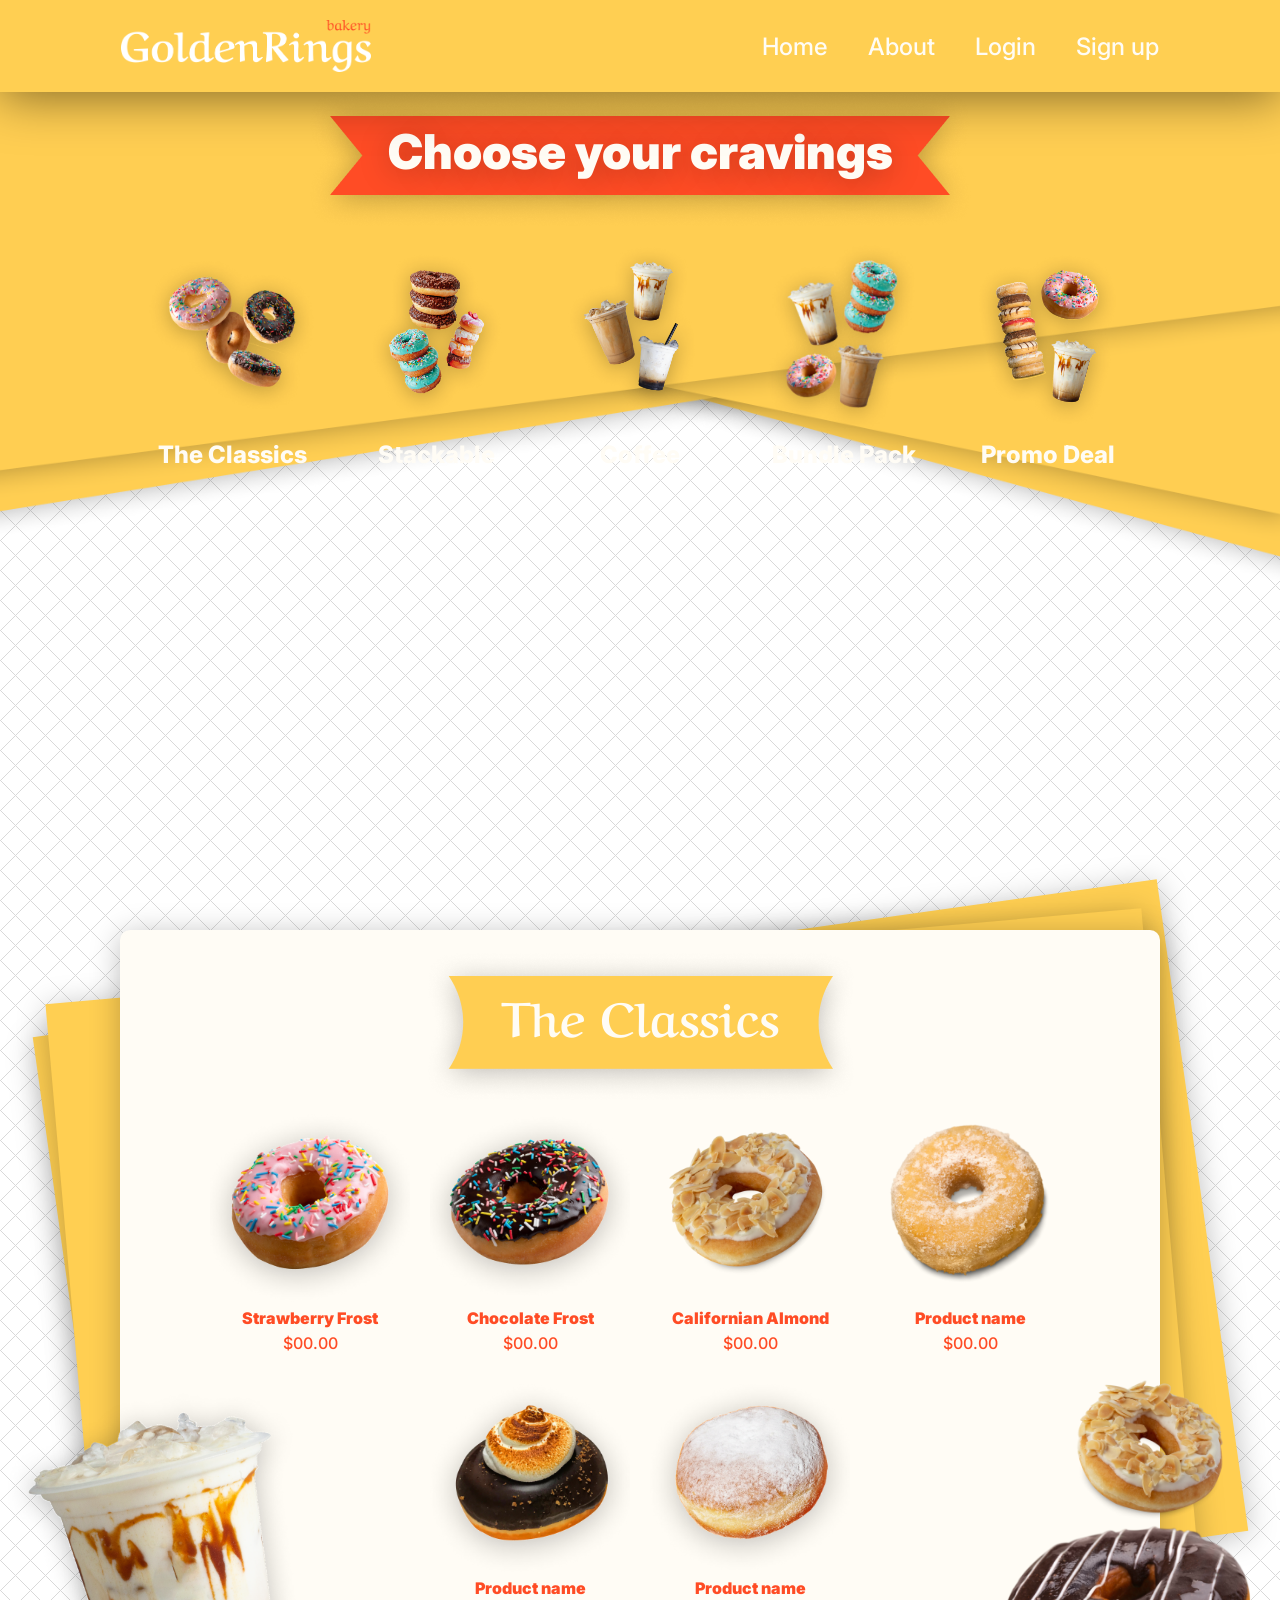
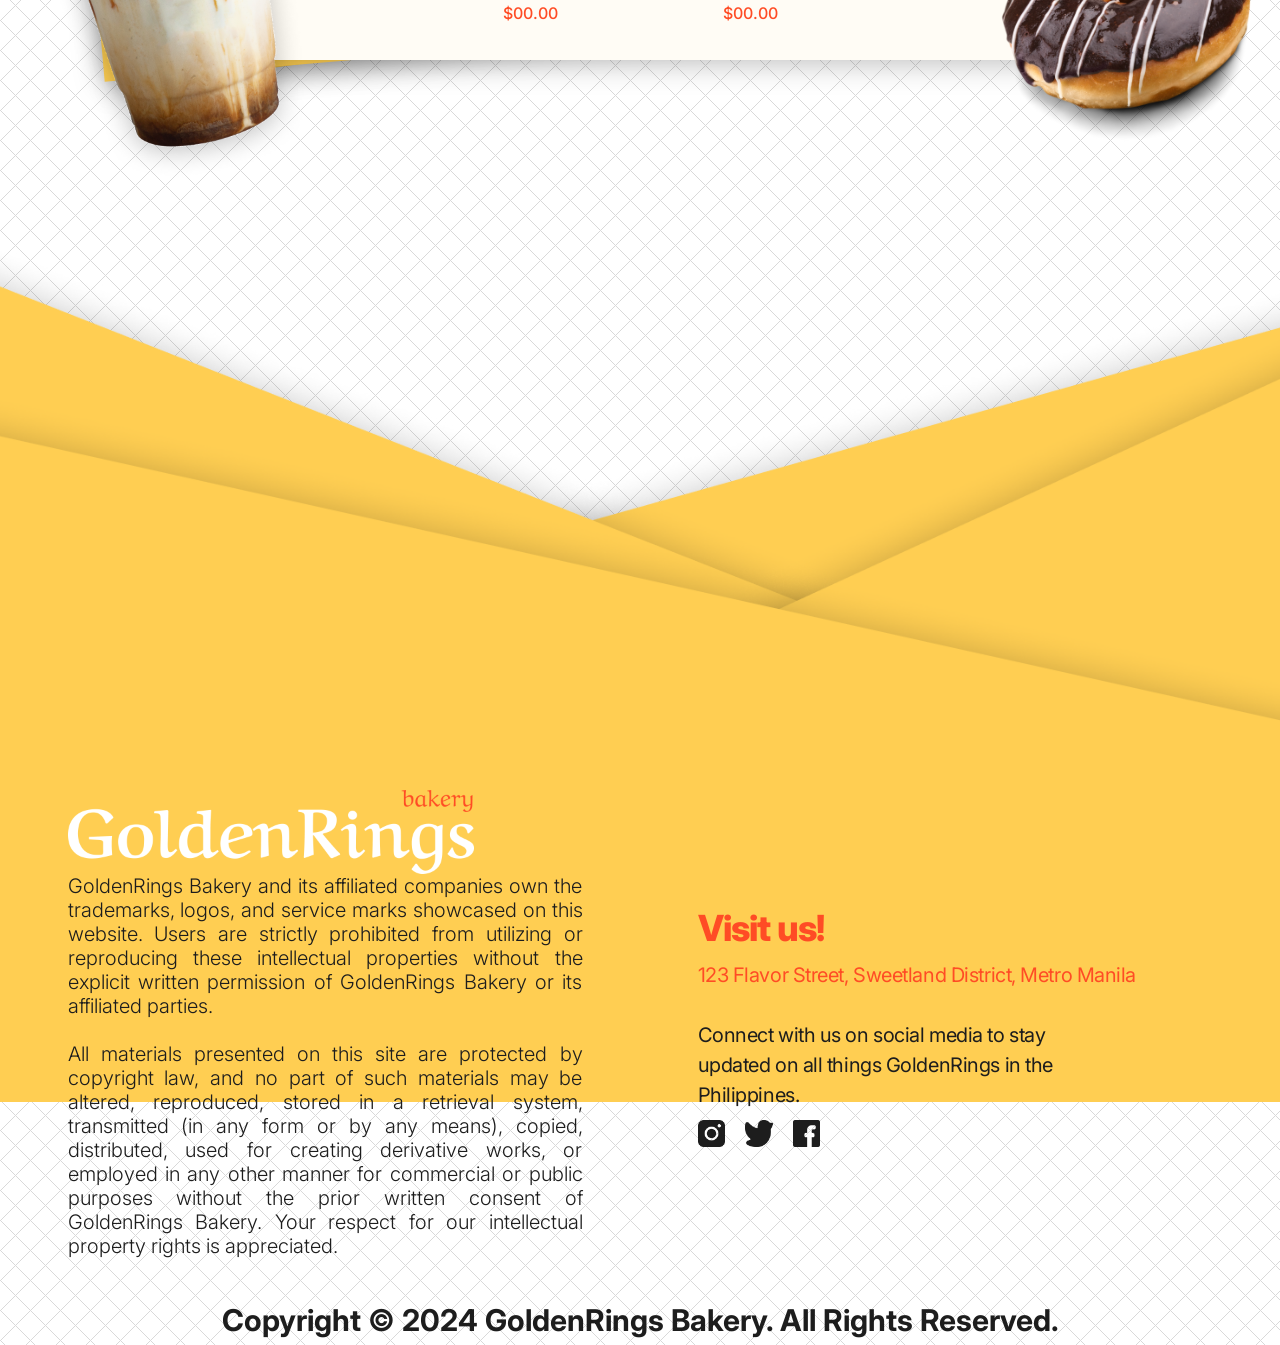
<file: shop.html>
<!DOCTYPE html>

<html>
	<head>
		<title>GoldenRings Bakery - Buy Donuts</title>

		<meta charset="UTF-8" />
		<meta name="viewport" content="width=device-width, initial-scale=1,0" />

		<!--Favicon-->
		<link rel="icon" type="image/x-icon" href="./imgsource/icon.png" />

		<!--CSS-->
		<link rel="stylesheet" href="style.css" />
		<link rel="stylesheet" href="shop.css" />

		<!--Fonts-->
		<!--Inter Font-Inter Font--Inter Font--Inter Font--Inter Font--Inter Font--Inter Font--Inter Font--Inter Font--->
		<link rel="preconnect" href="https://fonts.googleapis.com" />
		<link rel="preconnect" href="https://fonts.gstatic.com" crossorigin />
		<link href="https://fonts.googleapis.com/css2?family=Inter:wght@100..900&display=swap" rel="stylesheet" />
		<!--Aref Ruqaa Font-Aref Ruqaa Font-Aref Ruqaa Font-Aref Ruqaa Font-Aref Ruqaa Font-Aref Ruqaa Font-Aref Ruqaa Font-->
		<link rel="preconnect" href="https://fonts.googleapis.com" />
		<link rel="preconnect" href="https://fonts.gstatic.com" crossorigin />
		<link href="https://fonts.googleapis.com/css2?family=Aref+Ruqaa:wght@400;700&display=swap" rel="stylesheet" />
	</head>
	<body>
		<section class="header">
			<div class="wrapper">
				<div class="logo">
					<img src="./imgsource/GoldenRings Logo.png" />
				</div>
				<div class="container">
					<a href="./index.html">Home</a>
					<a href="./about.html">About</a>
					<a href="./login.html">Login</a>
					<a href="./signup.html">Sign up</a>
				</div>
			</div>
		</section>

		<section class="menunavbar">
			<div class="container">
				<div class="menubg">
					<img src="./imgsource/menubg.png" />
				</div>
				<div class="mainmenu">
					<div class="title">
						<img src="./imgsource/MenuTitleBg.png" />
						<h1>Choose your cravings</h1>
					</div>
					<div class="container">
						<div class="item" id="TheClassics">
							<img src="./imgsource/donuts/GoldenRings Assets/Classic/TheClassics.png" />
							<h1>The Classics</h1>
						</div>
						<div class="item" id="Stackable">
							<img src="./imgsource/donuts/GoldenRings Assets/Stackable/Stackable.png" />
							<h1>Stackable</h1>
						</div>
						<div class="item" id="Cofee">
							<img src="./imgsource/donuts/GoldenRings Assets/Coffee/Coffee.png" />
							<h1>Coffee</h1>
						</div>
						<div class="item" id="BundlePack">
							<img src="./imgsource/donuts/GoldenRings Assets/Bundle Pack/Bundle Pack.png" />
							<h1>Bundle Pack</h1>
						</div>
						<div class="item" id="PromoDeal">
							<img src="./imgsource/donuts/GoldenRings Assets/Promo Deal/Promo Deal.png" />
							<h1>Promo Deal</h1>
						</div>
					</div>
				</div>
			</div>
		</section>

		<section class="menu">
			<div class="menuwrapper">
				<div class="theclassics">
					<div class="title">
						<img src="./imgsource/titlebg.png" />
						<h1>The Classics</h1>
					</div>
					<div class="productlists">
						<div class="items">
							<img src="./imgsource/The Classics/01.png" />
							<h1>Strawberry Frost</h1>
							<h2>$00.00</h2>
						</div>
						<div class="items">
							<img src="./imgsource/The Classics/02.png" />
							<h1>Chocolate Frost</h1>
							<h2>$00.00</h2>
						</div>
						<div class="items">
							<img src="./imgsource/The Classics/03.png" />
							<h1>Californian Almond</h1>
							<h2>$00.00</h2>
						</div>
						<div class="items">
							<img src="./imgsource/The Classics/04.png" />
							<h1>Product name</h1>
							<h2>$00.00</h2>
						</div>
						<div class="items">
							<img src="./imgsource/The Classics/05.png" />
							<h1>Product name</h1>
							<h2>$00.00</h2>
						</div>
						<div class="items">
							<img src="./imgsource/The Classics/06.png" />
							<h1>Product name</h1>
							<h2>$00.00</h2>
						</div>
					</div>
					<div class="elements">
						<div class="element1">
							<img src="./imgsource/The Classics/element1.png" />
						</div>
						<div class="element2">
							<img src="./imgsource/The Classics/element2.png" />
						</div>
						<div class="element3">
							<img src="./imgsource/The Classics/element3.png" />
						</div>
					</div>
				</div>
			</div>

			<!------------------------------------>
			<!--Rectangle effects DO NOT REMOVE-->
			<!------------------------------------>
			<div class="rectangles">
				<div class="rec1"><!--Rectangle effeects DO NOT REMOVE--></div>
				<div class="rec2"><!--Rectangle effeects DO NOT REMOVE--></div>
			</div>
			<!------------------------------------>
			<!--Rectangle effects DO NOT REMOVE-->
			<!------------------------------------>
		</section>

		<section class="Footer">
			<div class="footerdesign"><img src="./imgsource/footerbg.png" /></div>
			<div class="container">
				<div class="item01">
					<div class="imgcontainer">
						<img src="./imgsource/GoldenRings Logo.png" />
					</div>
					<p>
						GoldenRings Bakery and its affiliated companies own the trademarks, logos, and service marks showcased on this website. Users are strictly prohibited from
						utilizing or reproducing these intellectual properties without the explicit written permission of GoldenRings Bakery or its affiliated parties.
						<br /><br />
						All materials presented on this site are protected by copyright law, and no part of such materials may be altered, reproduced, stored in a retrieval system,
						transmitted (in any form or by any means), copied, distributed, used for creating derivative works, or employed in any other manner for commercial or public
						purposes without the prior written consent of GoldenRings Bakery. Your respect for our intellectual property rights is appreciated.
					</p>
				</div>

				<div class="item02">
					<div class="address">
						<h1>Visit us!</h1>
						<a href="https://maps.app.goo.gl/fxvqmbsrECkPRJNZ6">123 Flavor Street, Sweetland District, Metro Manila</a>
					</div>
					<div class="social">
						<p>Connect with us on social media to stay updated on all things GoldenRings in the Philippines.</p>
						<div class="iconcontainer">
							<img src="./imgsource/insta.png" id="instagramlink" onclick="go_to_instagram()" />
							<img src="./imgsource/twitter.png" id="twitterlink" onclick="go_to_twitter()" />
							<img src="./imgsource/facebook.png" id="facebooklink" onclick="go_to_facebook()" />
						</div>
					</div>
				</div>

				<div class="item03">
					<h1>Copyright © 2024 GoldenRings Bakery. All Rights Reserved.</h1>
				</div>
			</div>
		</section>

		<!--Script-Script-Script-Script-Script-Script-Script-Script-Script-Script-Script-Script-Script-Script-->
		<script src="./script.js"></script>
	</body>
</html>
</file>
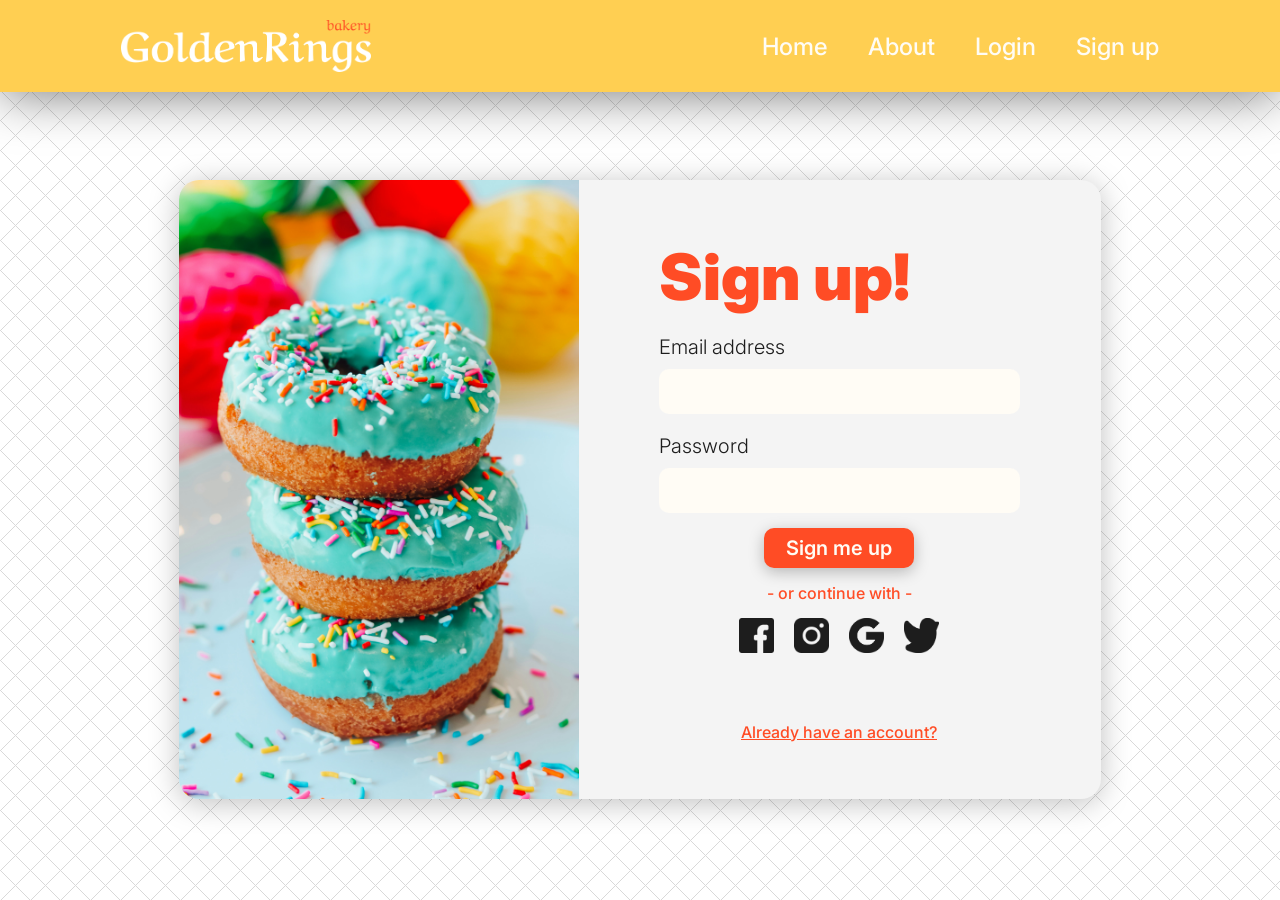
<file: signup.html>
<!DOCTYPE html>

<html>
	<head>
		<title>GoldenRings Bakery - Sign up</title>

		<meta charset="UTF-8" />
		<meta name="viewport" content="width=device-width, initial-scale=1,0" />

		<!--Favicon-->
		<link rel="icon" type="image/x-icon" href="./imgsource/icon.png" />

		<!--CSS-->
		<link rel="stylesheet" href="style.css" />
		<link rel="stylesheet" href="signup.css" />

		<!--Fonts-->
		<!--Inter Font-Inter Font--Inter Font--Inter Font--Inter Font--Inter Font--Inter Font--Inter Font--Inter Font--->
		<link rel="preconnect" href="https://fonts.googleapis.com" />
		<link rel="preconnect" href="https://fonts.gstatic.com" crossorigin />
		<link href="https://fonts.googleapis.com/css2?family=Inter:wght@100..900&display=swap" rel="stylesheet" />
		<!--Aref Ruqaa Font-Aref Ruqaa Font-Aref Ruqaa Font-Aref Ruqaa Font-Aref Ruqaa Font-Aref Ruqaa Font-Aref Ruqaa Font-->
		<link rel="preconnect" href="https://fonts.googleapis.com" />
		<link rel="preconnect" href="https://fonts.gstatic.com" crossorigin />
		<link href="https://fonts.googleapis.com/css2?family=Aref+Ruqaa:wght@400;700&display=swap" rel="stylesheet" />
	</head>
	<body>
		<section class="header">
			<div class="wrapper">
				<div class="logo">
					<img src="./imgsource/GoldenRings Logo.png" />
				</div>
				<div class="container">
					<a href="./index.html">Home</a>
					<a href="./about.html">About</a>
					<a href="./login.html">Login</a>
					<a href="./signup.html">Sign up</a>
				</div>
			</div>
		</section>

		<section class="signup">
			<div class="wrapper">
				<div class="container">
					<div class="item01"><img src="./imgsource/donuts/shayna-douglas-CQvFD9HrDyY-unsplash.jpg" /></div>
					<div class="item02">
						<div class="usersignup">
							<h1>Sign up!</h1>

							<div class="useremail">
								<h4>Email address</h4>
								<input type="email" />
							</div>

							<div class="userpassword">
								<h4>Password</h4>
								<input type="password" />
							</div>
						</div>

						<button>Sign me up</button>
						<h3>- or continue with -</h3>

						<div class="iconcontainer">
							<div class="icon1">
								<img src="./imgsource/facebook.png" />
							</div>
							<div class="icon2">
								<img src="./imgsource/insta.png" />
							</div>
							<div class="icon3">
								<img src="./imgsource/google.png" />
							</div>
							<div class="icon4">
								<img src="./imgsource/twitter.png" />
							</div>
						</div>
						<a href="./login.html">Already have an account?</a>
					</div>
				</div>
			</div>
		</section>

		<!--Script-Script-Script-Script-Script-Script-Script-Script-Script-Script-Script-Script-Script-Script-->
		<script src="./script.js"></script>
	</body>
</html>
</file>
<file: CSS/main.css>
/*Fonts*/
/*Colors*/
/*Effects*/
*,
*::before,
*::after {
  box-sizing: content-box;
}

* {
  margin: 0;
  padding: 0;
}

/*Effects*/
* button {
  outline: none;
  transition: all 0.2s cubic-bezier(0.23, 1, 0.32, 1);
}

body {
  background-color: #fff0c9;
  background-image: url(../img_src/Background.png);
  overflow-x: hidden;
}

.Button_Pink {
  width: 20rem;
  height: 3.5rem;
  margin-top: 20px;
  border-radius: 100rem;
  border: 0.3rem solid #f4f4f4;
  background: #ff5356;
  /* Pink Shadow */
  box-shadow: 0px 0px 21.6px 0px #ff5356;
  /*Text Styles*/
  color: #f4f4f4;
  text-align: center;
  font-family: "Inter", sans-serif;
  font-size: 2rem;
  font-style: normal;
  font-weight: 900;
  line-height: normal;
}

.Button_Pink:hover {
  box-shadow: 0px 8px 0px 0px var(--Accent-2, #f4f4f4), 0px 0px 21.6px 0px #f4f4f4;
  transform: translateY(-10px);
  cursor: pointer;
}

/*# sourceMappingURL=main.css.map */
</file>
<file: CSS/style.css>
/*Fonts*/
/*Colors*/
/*Effects*/

/*# sourceMappingURL=style.css.map */
</file>
<file: CSS/Header.css>
/*Fonts*/
/*Colors*/
/*Effects*/
*,
*::before,
*::after {
  box-sizing: content-box;
}

* {
  margin: 0;
  padding: 0;
}

/*Effects*/
* button {
  outline: none;
  transition: all 0.2s cubic-bezier(0.23, 1, 0.32, 1);
}

body {
  background-color: #fff0c9;
  background-image: url(../img_src/Background.png);
  overflow-x: hidden;
}

.Button_Pink {
  width: 20rem;
  height: 3.5rem;
  margin-top: 20px;
  border-radius: 100rem;
  border: 0.3rem solid #f4f4f4;
  background: #ff5356;
  /* Pink Shadow */
  box-shadow: 0px 0px 21.6px 0px #ff5356;
  /*Text Styles*/
  color: #f4f4f4;
  text-align: center;
  font-family: "Inter", sans-serif;
  font-size: 2rem;
  font-style: normal;
  font-weight: 900;
  line-height: normal;
}

.Button_Pink:hover {
  box-shadow: 0px 8px 0px 0px var(--Accent-2, #f4f4f4), 0px 0px 21.6px 0px #f4f4f4;
  transform: translateY(-10px);
  cursor: pointer;
}

.hero .wrapper {
  display: grid;
  grid-template-columns: 1fr;
  justify-content: center;
  align-items: center;
  overflow: hidden;
}
.hero .wrapper .bghero {
  grid-area: 1/1;
  align-self: center;
}
.hero .wrapper .bghero img {
  width: 100%;
  pointer-events: none;
  user-select: none;
  transform: translateY(-8rem);
}
.hero .wrapper .overlay {
  grid-area: 1/1;
  z-index: 1;
  display: flex;
  flex-direction: row;
  justify-content: center;
  align-items: center;
  gap: 1.5vw;
  transform: translateY(-15rem);
}
.hero .wrapper .overlay .herolabel {
  max-width: 40rem;
  display: flex;
  align-items: center;
  flex-direction: column;
  gap: 1vw;
}
.hero .wrapper .overlay .herolabel h1 {
  color: #f4f4f4;
  /* Echo */
  text-shadow: 0px 4px 0px #ff5356, 0px 8px 0px rgba(255, 83, 86, 0.75), 0px 12px 0px rgba(255, 83, 86, 0.5), 0px 16px 0px rgba(255, 83, 86, 0.25);
  font-family: "Inter", sans-serif;
  font-size: 4rem;
  font-style: normal;
  font-weight: 900;
  line-height: normal;
  letter-spacing: 0.2rem;
  text-transform: uppercase;
  user-select: none;
}
.hero .wrapper .overlay .herolabel h2 {
  color: #f4f4f4;
  text-align: justify;
  font-family: "Inter", sans-serif;
  font-size: 1.9rem;
  font-style: normal;
  font-weight: 700;
  line-height: normal;
  user-select: none;
}
.hero .wrapper .overlay .elements {
  display: grid;
  grid-template-columns: 1fr;
}
.hero .wrapper .overlay .elements img {
  grid-area: 1/1;
  pointer-events: none;
  user-select: none;
  max-width: 100%;
}
.hero .wrapper .overlay .elements .donut1 {
  transform: translateY(-80px);
}
.hero .wrapper .overlay .elements .donut2 {
  transform: translateX(250px) translateY(260px);
}
.hero .wrapper .overlay .elements .coffee1 {
  transform: translateX(-20px) translateY(310px);
}

.transition_Logo {
  display: flex;
  justify-content: center;
  align-items: center;
}
.transition_Logo img {
  pointer-events: none;
  user-select: none;
}

.flashcards {
  display: grid;
  grid-template-columns: 1fr;
  justify-content: center;
  align-items: center;
}
.flashcards .background {
  /*Centering the container*/
  grid-area: 1/1;
  justify-self: center;
  z-index: -1;
  /*Centering the container*/
  /* Elements */
}
.flashcards .background svg {
  filter: drop-shadow(4px 4px 0px #f4f4f4) drop-shadow(8px 8px 0px #ff5356) drop-shadow(0px 10px 20px rgba(255, 83, 86, 0.5));
  translate: 0px 15px;
}
.flashcards .cards {
  /*Centering the container*/
  grid-area: 1/1;
  justify-self: center;
  align-self: center;
  /*Centering the container*/
  display: flex;
  justify-content: center;
  align-items: center;
  width: 1165px;
  height: 468px;
  border-radius: 1rem;
  background: #f4f4f4;
  /* BoxShadow */
  box-shadow: 0px 4px 30px 0px rgba(0, 0, 0, 0.25);
}
.flashcards .cards .items {
  /*aligning the label and elements container*/
  display: grid;
  grid-template-columns: 1fr 1fr;
  justify-content: center;
  align-items: center;
  /*aligning the label and elements container*/
}
.flashcards .cards .items .label {
  display: flex;
  flex-direction: column;
  gap: 10px;
  width: 581px;
}
.flashcards .cards .items .label h3 {
  color: #ff5356;
  font-family: "Inter", sans-serif;
  font-size: 36px;
  font-style: normal;
  font-weight: 900;
  line-height: normal;
}
.flashcards .cards .items .label p {
  color: #1e1e1e;
  font-family: "Inter", sans-serif;
  font-size: 24px;
  font-style: normal;
  font-weight: 600;
  line-height: normal;
}
.flashcards .cards .items .label button {
  /*Align button to center*/
  justify-self: center;
  align-self: center;
  /*Align button to center*/
  width: 215px;
  height: 40px;
  margin-top: 10px;
  border-radius: 100rem;
  border: 3px solid #f4f4f4;
  background: #ff5356;
  /* Pink Shadow */
  box-shadow: 0px 0px 21.6px 0px #ff5356;
  /*Text Style*/
  color: #f4f4f4;
  text-align: center;
  font-family: "Inter", sans-serif;
  font-size: 20px;
  font-style: normal;
  font-weight: 900;
  line-height: normal;
}
.flashcards .cards .items .label button:hover {
  background: #ffbb00;
  box-shadow: 0px 8px 0px 0px var(--Accent-2, #f4f4f4), 0px 0px 21.6px 0px #ffbb00;
  transform: translateY(-6px);
  cursor: pointer;
}
.flashcards .cards .items .elements {
  display: grid;
  grid-template-columns: 1fr;
}
.flashcards .cards .items .elements img {
  grid-area: 1/1;
  pointer-events: none;
  user-select: none;
}
.flashcards .cards .items .elements .donut1 {
  transform: translateX(200px) translateY(150px);
}
.flashcards .cards .items .elements .donut2 {
  transform: translateX(-20px) translateY(10px);
}
.flashcards .cards .items .elements .donut3 {
  transform: translateX(200px) translateY(-50px);
}
.flashcards .arrowButton {
  /*Centering the container*/
  grid-area: 1/1;
  justify-self: center;
  z-index: 10;
  /*Centering the container*/
  display: flex;
  flex-direction: row;
  gap: 1060px;
  transform: translateY(200px);
}
.flashcards .arrowButton img {
  fill: #1e1e1e;
  filter: drop-shadow(2px 2px 0px #dfdfdf) drop-shadow(3px 3px 0px #ff5356) drop-shadow(1px 1px 31.5px rgba(255, 83, 86, 0.25));
  pointer-events: none;
  user-select: none;
}
.flashcards .arrowButton .left img,
.flashcards .arrowButton .right img {
  transition: all 0.05s ease-in;
}
.flashcards .arrowButton .left:hover,
.flashcards .arrowButton .right:hover {
  cursor: pointer;
}
.flashcards .arrowButton .left:hover img,
.flashcards .arrowButton .right:hover img {
  transform: scale(1.2);
}
.flashcards .arrowButton .left:active img,
.flashcards .arrowButton .right:active img {
  transform: scale(0.9);
}

.ratings {
  margin-top: 200px;
  display: grid;
  grid-template-columns: 1fr;
  justify-content: center;
  align-items: center;
}
.ratings .wrapper {
  /*Centering the container*/
  grid-area: 1/1;
  justify-self: center;
  z-index: 1;
  /*Centering the container*/
  width: 1032px;
  height: 570px;
  border-radius: 10px;
  background: #f4f4f4;
  /* BoxShadow */
  box-shadow: 0px 4px 30px 0px rgba(0, 0, 0, 0.25);
  display: grid;
  grid-template-columns: 1fr;
  justify-content: center;
  align-items: center;
}
.ratings .wrapper .title {
  /*Centering the container*/
  grid-area: 1/1;
  justify-self: center;
  /*Centering the container*/
  transform: translateY(-280px);
  display: grid;
  grid-template-columns: 1fr;
  align-items: center;
  justify-content: center;
}
.ratings .wrapper .title svg {
  /*Centering the container*/
  grid-area: 1/1;
  /*Centering the container*/
  user-select: none;
  pointer-events: none;
  filter: drop-shadow(4px 4px 0px #f4f4f4) drop-shadow(6px 6px 0px #ff5356) drop-shadow(0px 24px 31.5px rgba(255, 83, 86, 0.25));
  z-index: -1;
}
.ratings .wrapper .title h1 {
  /*Centering the container*/
  grid-area: 1/1;
  /*Centering the container*/
  color: #f4f4f4;
  text-align: center;
  /* BoxShadow */
  text-shadow: 0px 4px 30px 0px rgba(0, 0, 0, 0.25);
  font-family: "Inter", sans-serif;
  font-size: 64px;
  font-style: normal;
  font-weight: 900;
  line-height: normal;
  padding-bottom: 20px;
}
.ratings .wrapper .reviews {
  /*Centering the container*/
  grid-area: 1/1;
  justify-self: center;
  /*Centering the container*/
  width: 876px;
  display: flex;
  flex-direction: column;
  justify-content: center;
  align-items: center;
}
.ratings .wrapper .reviews .stars img {
  pointer-events: none;
  user-select: none;
}
.ratings .wrapper .reviews .statement {
  display: flex;
  flex-direction: column;
  gap: 50px;
}
.ratings .wrapper .reviews .statement p {
  color: #1e1e1e;
  text-align: center;
  /* BoxShadow */
  text-shadow: 0px 4px 30px 0px rgba(0, 0, 0, 0.25);
  font-family: "Inter", sans-serif;
  font-size: 40px;
  font-style: normal;
  font-weight: 700;
  line-height: normal;
}
.ratings .wrapper .reviews .statement h4 {
  color: #ff5356;
  text-align: right;
  font-variant-numeric: slashed-zero;
  /* BoxShadow */
  text-shadow: 0px 4px 30px 0px rgba(0, 0, 0, 0.25);
  font-family: "Inter", sans-serif;
  font-size: 20px;
  font-style: normal;
  font-weight: 800;
  line-height: normal;
}
.ratings .background {
  /*Centering the container*/
  grid-area: 1/1;
  justify-self: center;
  align-self: center;
  /*Centering the container*/
  /* Elements */
  filter: drop-shadow(4px 4px 0px #f4f4f4) drop-shadow(8px 8px 0px #ff5356) drop-shadow(0px 10px 20px rgba(255, 83, 86, 0.5));
  translate: 10px 0px;
}

.wingman {
  display: grid;
  grid-template-columns: 1fr;
  justify-content: center;
  align-items: center;
  margin-top: 200px;
}
.wingman .wrapper,
.wingman .bg,
.wingman .title {
  /*Centering the container*/
  grid-area: 1/1;
  justify-self: center;
  /*Centering the container*/
}
.wingman .wrapper {
  width: 1167px;
  height: 537px;
  border-radius: 1rem;
  background: #f4f4f4;
  /* BoxShadow */
  box-shadow: 0px 4px 30px 0px rgba(0, 0, 0, 0.25);
  display: grid;
  grid-template-columns: 1fr;
  align-items: center;
}
.wingman .wrapper #donuts {
  /*Centering the container*/
  grid-area: 1/1;
  justify-self: center;
  /*Centering the container*/
  pointer-events: none;
  user-select: none;
}
.wingman .wrapper .donut1 {
  transform: translateY(-300px);
}
.wingman .wrapper .donut2 {
  transform: translateX(300px) translateY(-100px);
}
.wingman .wrapper .donut3 {
  transform: translateX(-300px) translateY(-100px);
}
.wingman .wrapper .donut4 {
  transform: translateX(50px) translateY(-10px);
}
.wingman .wrapper .donut5 {
  transform: translateX(-150px) translateY(80px);
}
.wingman .bg {
  z-index: -1;
  filter: drop-shadow(4px 4px 0px #f4f4f4) drop-shadow(8px 8px 0px #ff5356) drop-shadow(0px 10px 20px rgba(255, 83, 86, 0.5));
}
.wingman .title {
  transform: translateY(290px);
  display: grid;
  grid-template-columns: 1fr;
  justify-content: center;
  align-items: center;
}
.wingman .title h3,
.wingman .title svg {
  /*Centering the container*/
  grid-area: 1/1;
  justify-self: center;
  /*Centering the container*/
}
.wingman .title h3 {
  color: #f4f4f4;
  text-align: center;
  /* BoxShadow */
  text-shadow: 0px 4px 30px 0px rgba(0, 0, 0, 0.25);
  font-family: "Inter", sans-serif;
  font-size: 2.4rem;
  font-style: normal;
  font-weight: 800;
  line-height: normal;
  width: 837px;
  margin-bottom: 30px;
}
.wingman .title svg {
  pointer-events: none;
  user-select: none;
  z-index: -1;
  filter: drop-shadow(4px 4px 0px #f4f4f4) drop-shadow(6px 6px 0px #ff5356) drop-shadow(0px 24px 31.5px rgba(255, 83, 86, 0.25));
}

.email {
  height: auto;
  margin-top: 200px;
  display: grid;
  grid-template-columns: 1fr;
  justify-content: center;
  align-items: center;
}
.email .wrapper {
  /*Centering the container*/
  grid-area: 1/1;
  justify-self: center;
  align-self: center;
  /*Centering the container*/
  display: grid;
  grid-template-columns: 1fr 1fr;
  justify-content: center;
  align-items: center;
  overflow-x: hidden;
  padding-inline: 18vw;
}
.email .wrapper h3,
.email .wrapper p {
  grid-area: 1/1;
}
.email .wrapper .label {
  grid-area: 1/1;
  display: flex;
  flex-direction: column;
  gap: 1.5rem;
}
.email .wrapper .label h3 {
  color: #ff5356;
  font-family: "Inter", sans-serif;
  font-size: 3.5rem;
  font-style: normal;
  font-weight: 800;
  line-height: normal;
}
.email .wrapper .label p {
  color: #1e1e1e;
  font-family: "Inter", sans-serif;
  font-size: 1.4rem;
  font-style: normal;
  font-weight: 500;
  line-height: normal;
  width: 730px;
}
.email .wrapper .label .form h6 {
  color: #1e1e1e;
  font-family: "Inter", sans-serif;
  font-size: 1.3rem;
  font-style: normal;
  font-weight: 800;
  line-height: normal;
  margin-bottom: 5px;
}
.email .wrapper .label .form .formInputs {
  display: flex;
  flex-direction: row;
  gap: 15px;
}
.email .wrapper .label .form .formInputs input[type=email] {
  width: 489px;
  height: 51px;
  border-radius: 100px;
  background: var(--Accent-2, #f4f4f4);
  box-sizing: border-box;
  padding: 1em;
  font-family: "Inter", sans-serif;
  font-size: 1.5rem;
  font-weight: 600;
  color: #ff5356;
  accent-color: #ff5356;
  border: none;
}
.email .wrapper .label .form .formInputs button {
  width: 224.82px;
  height: 51px;
  border-radius: 100px;
  border: 2px solid #f4f4f4;
  background: #ff5356;
  color: #f4f4f4;
  text-align: center;
  font-family: "Inter", sans-serif;
  font-size: 24px;
  font-style: normal;
  font-weight: 900;
  line-height: normal;
  /* Pink Shadow */
  box-shadow: 0px 0px 21.6px 0px #ff5356;
}
.email .wrapper .label .form .formInputs button:hover {
  background: #ffbb00;
  box-shadow: 0px 8px 0px 0px var(--Accent-2, #f4f4f4), 0px 0px 21.6px 0px #ffbb00;
  transform: translateY(-6px);
  cursor: pointer;
}
.email .wrapper .element {
  /*Centering the container*/
  grid-area: 1/1;
  justify-self: center;
  /*Centering the container*/
  grid-area: 1/2;
}
.email .wrapper .element img {
  pointer-events: none;
  user-select: none;
  transform: translateX(100px) translateY(-100px);
}
.email .bg {
  /*Centering the container*/
  grid-area: 1/1;
  justify-self: center;
  /*Centering the container*/
  width: 100%;
  z-index: -1;
}
.email .bg img {
  width: 100%;
  pointer-events: none;
  user-select: none;
}

.menu {
  margin-top: 200px;
}
.menu .categories {
  display: grid;
  grid-template-columns: 1fr;
  justify-content: center;
  align-items: center;
}
.menu .categories .title,
.menu .categories .items {
  /*Centering the container*/
  grid-area: 1/1;
  justify-self: center;
  /*Centering the container*/
}
.menu .categories .title {
  display: grid;
  grid-template-columns: 1fr;
  justify-content: center;
  align-items: center;
  translate: 0px -200px;
}
.menu .categories .title svg,
.menu .categories .title h1 {
  /*Centering the container*/
  grid-area: 1/1;
  justify-self: center;
  /*Centering the container*/
}
.menu .categories .title svg {
  user-select: none;
  pointer-events: none;
  z-index: -1;
  filter: drop-shadow(4px 4px 0px #f4f4f4) drop-shadow(6px 6px 0px #ff5356) drop-shadow(0px 24px 31.5px rgba(255, 83, 86, 0.25));
}
.menu .categories .title h1 {
  color: #f4f4f4;
  text-align: center;
  margin-bottom: 1.5rem;
  /* BoxShadow */
  text-shadow: 0px 4px 30px 0px rgba(0, 0, 0, 0.25);
  font-family: "Inter", sans-serif;
  font-size: 3rem;
  font-style: normal;
  font-weight: 900;
  line-height: normal;
}
.menu .categories .items {
  z-index: -2;
  display: grid;
  grid-template-columns: 1fr;
  justify-content: center;
  align-items: center;
}
.menu .categories .items .background_White,
.menu .categories .items .background_Neon,
.menu .categories .items .lists_Products {
  /*Centering the container*/
  grid-area: 1/1;
  justify-self: center;
  /*Centering the container*/
}
.menu .categories .items .background_White {
  filter: drop-shadow(0px 4px 30px rgba(0, 0, 0, 0.25));
  margin-bottom: 1rem;
}
.menu .categories .items .background_Neon {
  z-index: -1;
  filter: drop-shadow(4px 4px 0px #f4f4f4) drop-shadow(8px 8px 0px #ff5356) drop-shadow(0px 10px 20px rgba(255, 83, 86, 0.5));
}
.menu .categories .items .lists_Products {
  z-index: 2;
  display: flex;
  flex-direction: row;
  justify-content: center;
  align-items: center;
  width: 970px;
  height: 222px;
}
.menu .categories .items .lists_Products .products {
  display: flex;
  flex-direction: column;
  justify-content: center;
  align-items: center;
  padding: 0;
  width: 200px;
  height: 260px;
}
.menu .categories .items .lists_Products .products img {
  width: 142.275px;
  height: 177.818px;
  display: block;
  user-select: none;
  pointer-events: none;
}
.menu .categories .items .lists_Products .products h3 {
  color: #1e1e1e;
  text-align: center;
  font-family: "Inter", sans-serif;
  font-size: 1.3rem;
  font-style: normal;
  font-weight: 900;
  line-height: normal;
}
.menu .donutLists {
  display: grid;
  grid-template-columns: 1fr;
  justify-content: center;
  align-items: center;
}
.menu .donutLists .title,
.menu .donutLists .background,
.menu .donutLists .products {
  /*Centering the container*/
  grid-area: 1/1;
  justify-self: center;
  /*Centering the container*/
}
.menu .donutLists .title {
  display: grid;
  grid-template-columns: 1fr;
  justify-content: center;
  align-items: center;
  z-index: 3;
  translate: 0px -315px;
}
.menu .donutLists .title h1,
.menu .donutLists .title svg {
  /*Centering the container*/
  grid-area: 1/1;
  justify-self: center;
  /*Centering the container*/
}
.menu .donutLists .title svg {
  z-index: -1;
  padding-top: 25px;
  filter: drop-shadow(4px 4px 0px #f4f4f4) drop-shadow(6px 6px 0px #ff5356) drop-shadow(0px 24px 31.5px rgba(255, 83, 86, 0.25));
}
.menu .donutLists .title h1 {
  color: #f4f4f4;
  text-align: center;
  font-family: "Inter", sans-serif;
  font-size: 3rem;
  font-style: normal;
  font-weight: 900;
  line-height: normal;
}
.menu .donutLists .background {
  display: grid;
  grid-template-columns: 1fr;
  justify-content: center;
  align-items: center;
}
.menu .donutLists .background .white,
.menu .donutLists .background .neon_back,
.menu .donutLists .background .neon_middle {
  /*Centering the container*/
  grid-area: 1/1;
  justify-self: center;
  /*Centering the container*/
}
.menu .donutLists .background .white {
  z-index: 1;
  filter: drop-shadow(0px 4px 30px rgba(0, 0, 0, 0.25));
}
.menu .donutLists .background .neon_back,
.menu .donutLists .background .neon_middle {
  filter: drop-shadow(4px 4px 0px #f4f4f4) drop-shadow(8px 8px 0px #ff5356) drop-shadow(0px 10px 20px rgba(255, 83, 86, 0.5));
}
.menu .donutLists .background .neon_back {
  translate: -10px 10px;
}
.menu .donutLists .background .neon_middle {
  translate: 10px 10px;
}

.Business_Partners {
  margin-top: 150px;
}
.Business_Partners .wrapper {
  display: grid;
  justify-content: center;
  align-items: center;
}
.Business_Partners .wrapper .title img,
.Business_Partners .wrapper .logoContainer img {
  user-select: none;
  pointer-events: none;
}
.Business_Partners .wrapper .title {
  display: grid;
  grid-template-columns: 1fr;
  justify-content: center;
  align-items: center;
}
.Business_Partners .wrapper .title h1,
.Business_Partners .wrapper .title svg {
  /*Centering the container*/
  grid-area: 1/1;
  justify-self: center;
  align-items: center;
  /*Centering the container*/
}
.Business_Partners .wrapper .title svg {
  user-select: none;
  pointer-events: none;
  z-index: -1;
  filter: drop-shadow(4px 4px 0px #f4f4f4) drop-shadow(6px 6px 0px #ff5356) drop-shadow(0px 24px 31.5px rgba(255, 83, 86, 0.25));
}
.Business_Partners .wrapper .title h1 {
  color: #f4f4f4;
  text-align: center;
  /* BoxShadow */
  text-shadow: 0px 4px 30px 0px rgba(0, 0, 0, 0.25);
  font-family: "Inter", sans-serif;
  font-size: 4rem;
  font-style: normal;
  font-weight: 900;
  line-height: normal;
  margin-bottom: 25px;
}
.Business_Partners .wrapper .logoContainer {
  display: flex;
  flex-direction: row;
  flex-wrap: wrap;
  justify-content: center;
  align-items: center;
  gap: 20px;
  max-width: 1460px;
}

.CTA {
  margin-top: 400px;
  display: grid;
  grid-template-columns: 1fr;
  justify-content: center;
  align-items: center;
}
.CTA .wrapper,
.CTA .bg1,
.CTA .bg2,
.CTA .elements {
  /*Centering the container*/
  grid-area: 1/1;
  justify-self: center;
  /*Centering the container*/
}
.CTA .wrapper img,
.CTA .bg1 img,
.CTA .bg2 img,
.CTA .elements img {
  pointer-events: none;
  user-select: none;
}
.CTA .wrapper {
  display: flex;
  flex-direction: column;
  justify-content: center;
  align-items: center;
  gap: 5px;
}
.CTA .wrapper h2 {
  color: #f4f4f4;
  text-align: center;
  /* Text Effect */
  text-shadow: 0px 4px 0px #ff5356, 0px 8px 0px rgba(255, 83, 86, 0.75), 0px 12px 0px rgba(255, 83, 86, 0.5), 0px 16px 0px rgba(255, 83, 86, 0.25);
  font-family: "Inter", sans-serif;
  font-size: 5rem;
  font-style: normal;
  font-weight: 900;
  line-height: normal;
}
.CTA .wrapper p {
  color: #f4f4f4;
  text-align: center;
  font-family: "Inter", sans-serif;
  font-size: 2.5rem;
  font-style: normal;
  font-weight: 300;
  line-height: normal;
}
.CTA .wrapper .Button_Pink {
  margin-top: 15px;
}
.CTA svg {
  filter: drop-shadow(4px 4px 0px #f4f4f4) drop-shadow(8px 8px 0px #ff5356) drop-shadow(0px 10px 20px rgba(255, 83, 86, 0.5));
  translate: 0px 30px;
}
.CTA .elements {
  display: grid;
  grid-template-columns: 1fr;
  justify-content: center;
  align-items: center;
}
.CTA .elements .coffee1,
.CTA .elements .donut1 {
  /*Centering the container*/
  grid-area: 1/1;
  justify-self: center;
  align-self: center;
  /*Centering the container*/
  pointer-events: none;
  user-select: none;
}
.CTA .elements .coffee1 {
  transform: translateX(-100px) translateY(-270px);
}
.CTA .elements .donut1 {
  transform: translateX(100px) translateY(-210px);
}

.footer {
  margin-top: 400px;
  overflow: hidden;
}
.footer .wrapper {
  display: grid;
  grid-template-columns: 1fr;
  justify-content: center;
  align-items: center;
}
.footer .wrapper .label,
.footer .wrapper .background,
.footer .wrapper .elements {
  /*Centering the container*/
  grid-area: 1/1;
  justify-self: center;
  align-self: center;
  /*Centering the container*/
}
.footer .wrapper .label {
  translate: 0px 100px;
  width: 1040px;
  display: grid;
  align-items: center;
  justify-content: center;
  gap: 80px;
  grid-template: "sctn_left sctn_right" "sctn_bottom sctn_bottom";
}
.footer .wrapper .label .Section_left {
  grid-area: sctn_left;
}
.footer .wrapper .label .Section_left .logo {
  pointer-events: none;
  user-select: none;
}
.footer .wrapper .label .Section_left p {
  width: 515px;
  color: #1e1e1e;
  text-align: justify;
  font-family: "Inter", sans-serif;
  font-size: 1.2rem;
  font-style: normal;
  font-weight: 300;
  line-height: normal;
}
.footer .wrapper .label .Section_right {
  grid-area: sctn_right;
  align-self: center;
  display: flex;
  flex-direction: column;
  gap: 20px;
}
.footer .wrapper .label .Section_right .address h5 {
  color: #ff5356;
  font-family: "Inter", sans-serif;
  font-size: 3rem;
  font-style: normal;
  font-weight: 800;
  line-height: 150%; /* 54px */
  letter-spacing: -0.792px;
}
.footer .wrapper .label .Section_right .address h6 {
  color: #ff5356;
  font-family: "Inter", sans-serif;
  font-size: 1.2rem;
  font-style: normal;
  font-weight: 300;
  line-height: 150%; /* 30px */
  letter-spacing: -0.44px;
}
.footer .wrapper .label .Section_right .social {
  display: flex;
  flex-direction: column;
  gap: 5px;
}
.footer .wrapper .label .Section_right .social p {
  color: #1e1e1e;
  font-family: "Inter", sans-serif;
  font-size: 1.2rem;
  font-style: normal;
  font-weight: 400;
  line-height: 150%; /* 30px */
  letter-spacing: -0.44px;
}
.footer .wrapper .label .Section_right .social .icons {
  display: flex;
  flex-direction: row;
  gap: 10px;
}
.footer .wrapper .label .Section_right .social .icons img {
  pointer-events: none;
  user-select: none;
}
.footer .wrapper .label .Section_right .social .Button_Pink {
  width: 123px;
  height: 27.023px;
  border-radius: 100rem;
  border: 2px solid #f4f4f4;
  background: #ff5356;
  padding: 0.1em;
  /*Text Styles*/
  color: #f4f4f4;
  text-align: center;
  font-family: "Inter", sans-serif;
  font-size: 1rem;
  font-style: normal;
  font-weight: 900;
  line-height: normal;
}
.footer .wrapper .label .Section_bottom {
  grid-area: sctn_bottom;
  justify-self: center;
  overflow: hidden;
  display: grid;
}
.footer .wrapper .label .Section_bottom h6 {
  color: #1e1e1e;
  font-family: "Inter", sans-serif;
  font-size: 1.5rem;
  font-style: normal;
  font-weight: 800;
  line-height: normal;
  text-align: center;
}
.footer .wrapper .background {
  bottom: 0;
  width: 100%;
}
.footer .wrapper .background img {
  width: 100%;
  display: block;
  user-select: none;
  pointer-events: none;
}
.footer .wrapper .elements {
  translate: 600px 420px;
}
.footer .wrapper .elements img {
  pointer-events: none;
  user-select: none;
}

/*Fonts*/
/*Colors*/
/*Effects*/
.header {
  max-width: auto;
  height: 4.5rem;
  top: 0;
  box-shadow: 0px 4px 0px 0px #f4f4f4, 0px 12px 0px 0px #ff5356, 0px 24px 31.5px 0px rgba(255, 83, 86, 0.25);
  background-color: #ffbb00;
  display: flex;
  justify-content: center;
  align-items: center;
  position: sticky;
  z-index: 100;
}
.header .wrapper {
  display: flex;
  flex-direction: row;
  align-items: center;
  gap: 1200px;
}
.header .wrapper img {
  max-width: 15rem;
  user-select: none;
}
.header .wrapper .links {
  display: flex;
  flex-direction: row;
  align-items: center;
  justify-content: center;
  gap: 2rem;
}
.header .wrapper .links a {
  color: #f4f4f4;
  text-align: center;
  font-family: "Inter", sans-serif;
  font-size: 1.6rem;
  font-style: normal;
  font-weight: 900;
  line-height: normal;
  text-decoration: none;
  user-select: none;
}

/*# sourceMappingURL=Header.css.map */
</file>
<file: CSS/Hero.css>
/*Fonts*/
/*Colors*/
/*Effects*/
*,
*::before,
*::after {
  box-sizing: content-box;
}

* {
  margin: 0;
  padding: 0;
}

/*Effects*/
* button {
  outline: none;
  transition: all 0.2s cubic-bezier(0.23, 1, 0.32, 1);
}

body {
  background-color: #fff0c9;
  background-image: url(../img_src/Background.png);
  overflow-x: hidden;
}

.Button_Pink {
  width: 20rem;
  height: 3.5rem;
  margin-top: 20px;
  border-radius: 100rem;
  border: 0.3rem solid #f4f4f4;
  background: #ff5356;
  /* Pink Shadow */
  box-shadow: 0px 0px 21.6px 0px #ff5356;
  /*Text Styles*/
  color: #f4f4f4;
  text-align: center;
  font-family: "Inter", sans-serif;
  font-size: 2rem;
  font-style: normal;
  font-weight: 900;
  line-height: normal;
}

.Button_Pink:hover {
  box-shadow: 0px 8px 0px 0px var(--Accent-2, #f4f4f4), 0px 0px 21.6px 0px #f4f4f4;
  transform: translateY(-10px);
  cursor: pointer;
}

.transition_Logo {
  display: flex;
  justify-content: center;
  align-items: center;
}
.transition_Logo img {
  pointer-events: none;
  user-select: none;
}

.flashcards {
  display: grid;
  grid-template-columns: 1fr;
  justify-content: center;
  align-items: center;
}
.flashcards .background {
  /*Centering the container*/
  grid-area: 1/1;
  justify-self: center;
  z-index: -1;
  /*Centering the container*/
  /* Elements */
}
.flashcards .background svg {
  filter: drop-shadow(4px 4px 0px #f4f4f4) drop-shadow(8px 8px 0px #ff5356) drop-shadow(0px 10px 20px rgba(255, 83, 86, 0.5));
  translate: 0px 15px;
}
.flashcards .cards {
  /*Centering the container*/
  grid-area: 1/1;
  justify-self: center;
  align-self: center;
  /*Centering the container*/
  display: flex;
  justify-content: center;
  align-items: center;
  width: 1165px;
  height: 468px;
  border-radius: 1rem;
  background: #f4f4f4;
  /* BoxShadow */
  box-shadow: 0px 4px 30px 0px rgba(0, 0, 0, 0.25);
}
.flashcards .cards .items {
  /*aligning the label and elements container*/
  display: grid;
  grid-template-columns: 1fr 1fr;
  justify-content: center;
  align-items: center;
  /*aligning the label and elements container*/
}
.flashcards .cards .items .label {
  display: flex;
  flex-direction: column;
  gap: 10px;
  width: 581px;
}
.flashcards .cards .items .label h3 {
  color: #ff5356;
  font-family: "Inter", sans-serif;
  font-size: 36px;
  font-style: normal;
  font-weight: 900;
  line-height: normal;
}
.flashcards .cards .items .label p {
  color: #1e1e1e;
  font-family: "Inter", sans-serif;
  font-size: 24px;
  font-style: normal;
  font-weight: 600;
  line-height: normal;
}
.flashcards .cards .items .label button {
  /*Align button to center*/
  justify-self: center;
  align-self: center;
  /*Align button to center*/
  width: 215px;
  height: 40px;
  margin-top: 10px;
  border-radius: 100rem;
  border: 3px solid #f4f4f4;
  background: #ff5356;
  /* Pink Shadow */
  box-shadow: 0px 0px 21.6px 0px #ff5356;
  /*Text Style*/
  color: #f4f4f4;
  text-align: center;
  font-family: "Inter", sans-serif;
  font-size: 20px;
  font-style: normal;
  font-weight: 900;
  line-height: normal;
}
.flashcards .cards .items .label button:hover {
  background: #ffbb00;
  box-shadow: 0px 8px 0px 0px var(--Accent-2, #f4f4f4), 0px 0px 21.6px 0px #ffbb00;
  transform: translateY(-6px);
  cursor: pointer;
}
.flashcards .cards .items .elements {
  display: grid;
  grid-template-columns: 1fr;
}
.flashcards .cards .items .elements img {
  grid-area: 1/1;
  pointer-events: none;
  user-select: none;
}
.flashcards .cards .items .elements .donut1 {
  transform: translateX(200px) translateY(150px);
}
.flashcards .cards .items .elements .donut2 {
  transform: translateX(-20px) translateY(10px);
}
.flashcards .cards .items .elements .donut3 {
  transform: translateX(200px) translateY(-50px);
}
.flashcards .arrowButton {
  /*Centering the container*/
  grid-area: 1/1;
  justify-self: center;
  z-index: 10;
  /*Centering the container*/
  display: flex;
  flex-direction: row;
  gap: 1060px;
  transform: translateY(200px);
}
.flashcards .arrowButton img {
  fill: #1e1e1e;
  filter: drop-shadow(2px 2px 0px #dfdfdf) drop-shadow(3px 3px 0px #ff5356) drop-shadow(1px 1px 31.5px rgba(255, 83, 86, 0.25));
  pointer-events: none;
  user-select: none;
}
.flashcards .arrowButton .left img,
.flashcards .arrowButton .right img {
  transition: all 0.05s ease-in;
}
.flashcards .arrowButton .left:hover,
.flashcards .arrowButton .right:hover {
  cursor: pointer;
}
.flashcards .arrowButton .left:hover img,
.flashcards .arrowButton .right:hover img {
  transform: scale(1.2);
}
.flashcards .arrowButton .left:active img,
.flashcards .arrowButton .right:active img {
  transform: scale(0.9);
}

.ratings {
  margin-top: 200px;
  display: grid;
  grid-template-columns: 1fr;
  justify-content: center;
  align-items: center;
}
.ratings .wrapper {
  /*Centering the container*/
  grid-area: 1/1;
  justify-self: center;
  z-index: 1;
  /*Centering the container*/
  width: 1032px;
  height: 570px;
  border-radius: 10px;
  background: #f4f4f4;
  /* BoxShadow */
  box-shadow: 0px 4px 30px 0px rgba(0, 0, 0, 0.25);
  display: grid;
  grid-template-columns: 1fr;
  justify-content: center;
  align-items: center;
}
.ratings .wrapper .title {
  /*Centering the container*/
  grid-area: 1/1;
  justify-self: center;
  /*Centering the container*/
  transform: translateY(-280px);
  display: grid;
  grid-template-columns: 1fr;
  align-items: center;
  justify-content: center;
}
.ratings .wrapper .title svg {
  /*Centering the container*/
  grid-area: 1/1;
  /*Centering the container*/
  user-select: none;
  pointer-events: none;
  filter: drop-shadow(4px 4px 0px #f4f4f4) drop-shadow(6px 6px 0px #ff5356) drop-shadow(0px 24px 31.5px rgba(255, 83, 86, 0.25));
  z-index: -1;
}
.ratings .wrapper .title h1 {
  /*Centering the container*/
  grid-area: 1/1;
  /*Centering the container*/
  color: #f4f4f4;
  text-align: center;
  /* BoxShadow */
  text-shadow: 0px 4px 30px 0px rgba(0, 0, 0, 0.25);
  font-family: "Inter", sans-serif;
  font-size: 64px;
  font-style: normal;
  font-weight: 900;
  line-height: normal;
  padding-bottom: 20px;
}
.ratings .wrapper .reviews {
  /*Centering the container*/
  grid-area: 1/1;
  justify-self: center;
  /*Centering the container*/
  width: 876px;
  display: flex;
  flex-direction: column;
  justify-content: center;
  align-items: center;
}
.ratings .wrapper .reviews .stars img {
  pointer-events: none;
  user-select: none;
}
.ratings .wrapper .reviews .statement {
  display: flex;
  flex-direction: column;
  gap: 50px;
}
.ratings .wrapper .reviews .statement p {
  color: #1e1e1e;
  text-align: center;
  /* BoxShadow */
  text-shadow: 0px 4px 30px 0px rgba(0, 0, 0, 0.25);
  font-family: "Inter", sans-serif;
  font-size: 40px;
  font-style: normal;
  font-weight: 700;
  line-height: normal;
}
.ratings .wrapper .reviews .statement h4 {
  color: #ff5356;
  text-align: right;
  font-variant-numeric: slashed-zero;
  /* BoxShadow */
  text-shadow: 0px 4px 30px 0px rgba(0, 0, 0, 0.25);
  font-family: "Inter", sans-serif;
  font-size: 20px;
  font-style: normal;
  font-weight: 800;
  line-height: normal;
}
.ratings .background {
  /*Centering the container*/
  grid-area: 1/1;
  justify-self: center;
  align-self: center;
  /*Centering the container*/
  /* Elements */
  filter: drop-shadow(4px 4px 0px #f4f4f4) drop-shadow(8px 8px 0px #ff5356) drop-shadow(0px 10px 20px rgba(255, 83, 86, 0.5));
  translate: 10px 0px;
}

.wingman {
  display: grid;
  grid-template-columns: 1fr;
  justify-content: center;
  align-items: center;
  margin-top: 200px;
}
.wingman .wrapper,
.wingman .bg,
.wingman .title {
  /*Centering the container*/
  grid-area: 1/1;
  justify-self: center;
  /*Centering the container*/
}
.wingman .wrapper {
  width: 1167px;
  height: 537px;
  border-radius: 1rem;
  background: #f4f4f4;
  /* BoxShadow */
  box-shadow: 0px 4px 30px 0px rgba(0, 0, 0, 0.25);
  display: grid;
  grid-template-columns: 1fr;
  align-items: center;
}
.wingman .wrapper #donuts {
  /*Centering the container*/
  grid-area: 1/1;
  justify-self: center;
  /*Centering the container*/
  pointer-events: none;
  user-select: none;
}
.wingman .wrapper .donut1 {
  transform: translateY(-300px);
}
.wingman .wrapper .donut2 {
  transform: translateX(300px) translateY(-100px);
}
.wingman .wrapper .donut3 {
  transform: translateX(-300px) translateY(-100px);
}
.wingman .wrapper .donut4 {
  transform: translateX(50px) translateY(-10px);
}
.wingman .wrapper .donut5 {
  transform: translateX(-150px) translateY(80px);
}
.wingman .bg {
  z-index: -1;
  filter: drop-shadow(4px 4px 0px #f4f4f4) drop-shadow(8px 8px 0px #ff5356) drop-shadow(0px 10px 20px rgba(255, 83, 86, 0.5));
}
.wingman .title {
  transform: translateY(290px);
  display: grid;
  grid-template-columns: 1fr;
  justify-content: center;
  align-items: center;
}
.wingman .title h3,
.wingman .title svg {
  /*Centering the container*/
  grid-area: 1/1;
  justify-self: center;
  /*Centering the container*/
}
.wingman .title h3 {
  color: #f4f4f4;
  text-align: center;
  /* BoxShadow */
  text-shadow: 0px 4px 30px 0px rgba(0, 0, 0, 0.25);
  font-family: "Inter", sans-serif;
  font-size: 2.4rem;
  font-style: normal;
  font-weight: 800;
  line-height: normal;
  width: 837px;
  margin-bottom: 30px;
}
.wingman .title svg {
  pointer-events: none;
  user-select: none;
  z-index: -1;
  filter: drop-shadow(4px 4px 0px #f4f4f4) drop-shadow(6px 6px 0px #ff5356) drop-shadow(0px 24px 31.5px rgba(255, 83, 86, 0.25));
}

.email {
  height: auto;
  margin-top: 200px;
  display: grid;
  grid-template-columns: 1fr;
  justify-content: center;
  align-items: center;
}
.email .wrapper {
  /*Centering the container*/
  grid-area: 1/1;
  justify-self: center;
  align-self: center;
  /*Centering the container*/
  display: grid;
  grid-template-columns: 1fr 1fr;
  justify-content: center;
  align-items: center;
  overflow-x: hidden;
  padding-inline: 18vw;
}
.email .wrapper h3,
.email .wrapper p {
  grid-area: 1/1;
}
.email .wrapper .label {
  grid-area: 1/1;
  display: flex;
  flex-direction: column;
  gap: 1.5rem;
}
.email .wrapper .label h3 {
  color: #ff5356;
  font-family: "Inter", sans-serif;
  font-size: 3.5rem;
  font-style: normal;
  font-weight: 800;
  line-height: normal;
}
.email .wrapper .label p {
  color: #1e1e1e;
  font-family: "Inter", sans-serif;
  font-size: 1.4rem;
  font-style: normal;
  font-weight: 500;
  line-height: normal;
  width: 730px;
}
.email .wrapper .label .form h6 {
  color: #1e1e1e;
  font-family: "Inter", sans-serif;
  font-size: 1.3rem;
  font-style: normal;
  font-weight: 800;
  line-height: normal;
  margin-bottom: 5px;
}
.email .wrapper .label .form .formInputs {
  display: flex;
  flex-direction: row;
  gap: 15px;
}
.email .wrapper .label .form .formInputs input[type=email] {
  width: 489px;
  height: 51px;
  border-radius: 100px;
  background: var(--Accent-2, #f4f4f4);
  box-sizing: border-box;
  padding: 1em;
  font-family: "Inter", sans-serif;
  font-size: 1.5rem;
  font-weight: 600;
  color: #ff5356;
  accent-color: #ff5356;
  border: none;
}
.email .wrapper .label .form .formInputs button {
  width: 224.82px;
  height: 51px;
  border-radius: 100px;
  border: 2px solid #f4f4f4;
  background: #ff5356;
  color: #f4f4f4;
  text-align: center;
  font-family: "Inter", sans-serif;
  font-size: 24px;
  font-style: normal;
  font-weight: 900;
  line-height: normal;
  /* Pink Shadow */
  box-shadow: 0px 0px 21.6px 0px #ff5356;
}
.email .wrapper .label .form .formInputs button:hover {
  background: #ffbb00;
  box-shadow: 0px 8px 0px 0px var(--Accent-2, #f4f4f4), 0px 0px 21.6px 0px #ffbb00;
  transform: translateY(-6px);
  cursor: pointer;
}
.email .wrapper .element {
  /*Centering the container*/
  grid-area: 1/1;
  justify-self: center;
  /*Centering the container*/
  grid-area: 1/2;
}
.email .wrapper .element img {
  pointer-events: none;
  user-select: none;
  transform: translateX(100px) translateY(-100px);
}
.email .bg {
  /*Centering the container*/
  grid-area: 1/1;
  justify-self: center;
  /*Centering the container*/
  width: 100%;
  z-index: -1;
}
.email .bg img {
  width: 100%;
  pointer-events: none;
  user-select: none;
}

.menu {
  margin-top: 200px;
}
.menu .categories {
  display: grid;
  grid-template-columns: 1fr;
  justify-content: center;
  align-items: center;
}
.menu .categories .title,
.menu .categories .items {
  /*Centering the container*/
  grid-area: 1/1;
  justify-self: center;
  /*Centering the container*/
}
.menu .categories .title {
  display: grid;
  grid-template-columns: 1fr;
  justify-content: center;
  align-items: center;
  translate: 0px -200px;
}
.menu .categories .title svg,
.menu .categories .title h1 {
  /*Centering the container*/
  grid-area: 1/1;
  justify-self: center;
  /*Centering the container*/
}
.menu .categories .title svg {
  user-select: none;
  pointer-events: none;
  z-index: -1;
  filter: drop-shadow(4px 4px 0px #f4f4f4) drop-shadow(6px 6px 0px #ff5356) drop-shadow(0px 24px 31.5px rgba(255, 83, 86, 0.25));
}
.menu .categories .title h1 {
  color: #f4f4f4;
  text-align: center;
  margin-bottom: 1.5rem;
  /* BoxShadow */
  text-shadow: 0px 4px 30px 0px rgba(0, 0, 0, 0.25);
  font-family: "Inter", sans-serif;
  font-size: 3rem;
  font-style: normal;
  font-weight: 900;
  line-height: normal;
}
.menu .categories .items {
  z-index: -2;
  display: grid;
  grid-template-columns: 1fr;
  justify-content: center;
  align-items: center;
}
.menu .categories .items .background_White,
.menu .categories .items .background_Neon,
.menu .categories .items .lists_Products {
  /*Centering the container*/
  grid-area: 1/1;
  justify-self: center;
  /*Centering the container*/
}
.menu .categories .items .background_White {
  filter: drop-shadow(0px 4px 30px rgba(0, 0, 0, 0.25));
  margin-bottom: 1rem;
}
.menu .categories .items .background_Neon {
  z-index: -1;
  filter: drop-shadow(4px 4px 0px #f4f4f4) drop-shadow(8px 8px 0px #ff5356) drop-shadow(0px 10px 20px rgba(255, 83, 86, 0.5));
}
.menu .categories .items .lists_Products {
  z-index: 2;
  display: flex;
  flex-direction: row;
  justify-content: center;
  align-items: center;
  width: 970px;
  height: 222px;
}
.menu .categories .items .lists_Products .products {
  display: flex;
  flex-direction: column;
  justify-content: center;
  align-items: center;
  padding: 0;
  width: 200px;
  height: 260px;
}
.menu .categories .items .lists_Products .products img {
  width: 142.275px;
  height: 177.818px;
  display: block;
  user-select: none;
  pointer-events: none;
}
.menu .categories .items .lists_Products .products h3 {
  color: #1e1e1e;
  text-align: center;
  font-family: "Inter", sans-serif;
  font-size: 1.3rem;
  font-style: normal;
  font-weight: 900;
  line-height: normal;
}
.menu .donutLists {
  display: grid;
  grid-template-columns: 1fr;
  justify-content: center;
  align-items: center;
}
.menu .donutLists .title,
.menu .donutLists .background,
.menu .donutLists .products {
  /*Centering the container*/
  grid-area: 1/1;
  justify-self: center;
  /*Centering the container*/
}
.menu .donutLists .title {
  display: grid;
  grid-template-columns: 1fr;
  justify-content: center;
  align-items: center;
  z-index: 3;
  translate: 0px -315px;
}
.menu .donutLists .title h1,
.menu .donutLists .title svg {
  /*Centering the container*/
  grid-area: 1/1;
  justify-self: center;
  /*Centering the container*/
}
.menu .donutLists .title svg {
  z-index: -1;
  padding-top: 25px;
  filter: drop-shadow(4px 4px 0px #f4f4f4) drop-shadow(6px 6px 0px #ff5356) drop-shadow(0px 24px 31.5px rgba(255, 83, 86, 0.25));
}
.menu .donutLists .title h1 {
  color: #f4f4f4;
  text-align: center;
  font-family: "Inter", sans-serif;
  font-size: 3rem;
  font-style: normal;
  font-weight: 900;
  line-height: normal;
}
.menu .donutLists .background {
  display: grid;
  grid-template-columns: 1fr;
  justify-content: center;
  align-items: center;
}
.menu .donutLists .background .white,
.menu .donutLists .background .neon_back,
.menu .donutLists .background .neon_middle {
  /*Centering the container*/
  grid-area: 1/1;
  justify-self: center;
  /*Centering the container*/
}
.menu .donutLists .background .white {
  z-index: 1;
  filter: drop-shadow(0px 4px 30px rgba(0, 0, 0, 0.25));
}
.menu .donutLists .background .neon_back,
.menu .donutLists .background .neon_middle {
  filter: drop-shadow(4px 4px 0px #f4f4f4) drop-shadow(8px 8px 0px #ff5356) drop-shadow(0px 10px 20px rgba(255, 83, 86, 0.5));
}
.menu .donutLists .background .neon_back {
  translate: -10px 10px;
}
.menu .donutLists .background .neon_middle {
  translate: 10px 10px;
}

.Business_Partners {
  margin-top: 150px;
}
.Business_Partners .wrapper {
  display: grid;
  justify-content: center;
  align-items: center;
}
.Business_Partners .wrapper .title img,
.Business_Partners .wrapper .logoContainer img {
  user-select: none;
  pointer-events: none;
}
.Business_Partners .wrapper .title {
  display: grid;
  grid-template-columns: 1fr;
  justify-content: center;
  align-items: center;
}
.Business_Partners .wrapper .title h1,
.Business_Partners .wrapper .title svg {
  /*Centering the container*/
  grid-area: 1/1;
  justify-self: center;
  align-items: center;
  /*Centering the container*/
}
.Business_Partners .wrapper .title svg {
  user-select: none;
  pointer-events: none;
  z-index: -1;
  filter: drop-shadow(4px 4px 0px #f4f4f4) drop-shadow(6px 6px 0px #ff5356) drop-shadow(0px 24px 31.5px rgba(255, 83, 86, 0.25));
}
.Business_Partners .wrapper .title h1 {
  color: #f4f4f4;
  text-align: center;
  /* BoxShadow */
  text-shadow: 0px 4px 30px 0px rgba(0, 0, 0, 0.25);
  font-family: "Inter", sans-serif;
  font-size: 4rem;
  font-style: normal;
  font-weight: 900;
  line-height: normal;
  margin-bottom: 25px;
}
.Business_Partners .wrapper .logoContainer {
  display: flex;
  flex-direction: row;
  flex-wrap: wrap;
  justify-content: center;
  align-items: center;
  gap: 20px;
  max-width: 1460px;
}

.CTA {
  margin-top: 400px;
  display: grid;
  grid-template-columns: 1fr;
  justify-content: center;
  align-items: center;
}
.CTA .wrapper,
.CTA .bg1,
.CTA .bg2,
.CTA .elements {
  /*Centering the container*/
  grid-area: 1/1;
  justify-self: center;
  /*Centering the container*/
}
.CTA .wrapper img,
.CTA .bg1 img,
.CTA .bg2 img,
.CTA .elements img {
  pointer-events: none;
  user-select: none;
}
.CTA .wrapper {
  display: flex;
  flex-direction: column;
  justify-content: center;
  align-items: center;
  gap: 5px;
}
.CTA .wrapper h2 {
  color: #f4f4f4;
  text-align: center;
  /* Text Effect */
  text-shadow: 0px 4px 0px #ff5356, 0px 8px 0px rgba(255, 83, 86, 0.75), 0px 12px 0px rgba(255, 83, 86, 0.5), 0px 16px 0px rgba(255, 83, 86, 0.25);
  font-family: "Inter", sans-serif;
  font-size: 5rem;
  font-style: normal;
  font-weight: 900;
  line-height: normal;
}
.CTA .wrapper p {
  color: #f4f4f4;
  text-align: center;
  font-family: "Inter", sans-serif;
  font-size: 2.5rem;
  font-style: normal;
  font-weight: 300;
  line-height: normal;
}
.CTA .wrapper .Button_Pink {
  margin-top: 15px;
}
.CTA svg {
  filter: drop-shadow(4px 4px 0px #f4f4f4) drop-shadow(8px 8px 0px #ff5356) drop-shadow(0px 10px 20px rgba(255, 83, 86, 0.5));
  translate: 0px 30px;
}
.CTA .elements {
  display: grid;
  grid-template-columns: 1fr;
  justify-content: center;
  align-items: center;
}
.CTA .elements .coffee1,
.CTA .elements .donut1 {
  /*Centering the container*/
  grid-area: 1/1;
  justify-self: center;
  align-self: center;
  /*Centering the container*/
  pointer-events: none;
  user-select: none;
}
.CTA .elements .coffee1 {
  transform: translateX(-100px) translateY(-270px);
}
.CTA .elements .donut1 {
  transform: translateX(100px) translateY(-210px);
}

.footer {
  margin-top: 400px;
  overflow: hidden;
}
.footer .wrapper {
  display: grid;
  grid-template-columns: 1fr;
  justify-content: center;
  align-items: center;
}
.footer .wrapper .label,
.footer .wrapper .background,
.footer .wrapper .elements {
  /*Centering the container*/
  grid-area: 1/1;
  justify-self: center;
  align-self: center;
  /*Centering the container*/
}
.footer .wrapper .label {
  translate: 0px 100px;
  width: 1040px;
  display: grid;
  align-items: center;
  justify-content: center;
  gap: 80px;
  grid-template: "sctn_left sctn_right" "sctn_bottom sctn_bottom";
}
.footer .wrapper .label .Section_left {
  grid-area: sctn_left;
}
.footer .wrapper .label .Section_left .logo {
  pointer-events: none;
  user-select: none;
}
.footer .wrapper .label .Section_left p {
  width: 515px;
  color: #1e1e1e;
  text-align: justify;
  font-family: "Inter", sans-serif;
  font-size: 1.2rem;
  font-style: normal;
  font-weight: 300;
  line-height: normal;
}
.footer .wrapper .label .Section_right {
  grid-area: sctn_right;
  align-self: center;
  display: flex;
  flex-direction: column;
  gap: 20px;
}
.footer .wrapper .label .Section_right .address h5 {
  color: #ff5356;
  font-family: "Inter", sans-serif;
  font-size: 3rem;
  font-style: normal;
  font-weight: 800;
  line-height: 150%; /* 54px */
  letter-spacing: -0.792px;
}
.footer .wrapper .label .Section_right .address h6 {
  color: #ff5356;
  font-family: "Inter", sans-serif;
  font-size: 1.2rem;
  font-style: normal;
  font-weight: 300;
  line-height: 150%; /* 30px */
  letter-spacing: -0.44px;
}
.footer .wrapper .label .Section_right .social {
  display: flex;
  flex-direction: column;
  gap: 5px;
}
.footer .wrapper .label .Section_right .social p {
  color: #1e1e1e;
  font-family: "Inter", sans-serif;
  font-size: 1.2rem;
  font-style: normal;
  font-weight: 400;
  line-height: 150%; /* 30px */
  letter-spacing: -0.44px;
}
.footer .wrapper .label .Section_right .social .icons {
  display: flex;
  flex-direction: row;
  gap: 10px;
}
.footer .wrapper .label .Section_right .social .icons img {
  pointer-events: none;
  user-select: none;
}
.footer .wrapper .label .Section_right .social .Button_Pink {
  width: 123px;
  height: 27.023px;
  border-radius: 100rem;
  border: 2px solid #f4f4f4;
  background: #ff5356;
  padding: 0.1em;
  /*Text Styles*/
  color: #f4f4f4;
  text-align: center;
  font-family: "Inter", sans-serif;
  font-size: 1rem;
  font-style: normal;
  font-weight: 900;
  line-height: normal;
}
.footer .wrapper .label .Section_bottom {
  grid-area: sctn_bottom;
  justify-self: center;
  overflow: hidden;
  display: grid;
}
.footer .wrapper .label .Section_bottom h6 {
  color: #1e1e1e;
  font-family: "Inter", sans-serif;
  font-size: 1.5rem;
  font-style: normal;
  font-weight: 800;
  line-height: normal;
  text-align: center;
}
.footer .wrapper .background {
  bottom: 0;
  width: 100%;
}
.footer .wrapper .background img {
  width: 100%;
  display: block;
  user-select: none;
  pointer-events: none;
}
.footer .wrapper .elements {
  translate: 600px 420px;
}
.footer .wrapper .elements img {
  pointer-events: none;
  user-select: none;
}

/*Fonts*/
/*Colors*/
/*Effects*/
.hero .wrapper {
  display: grid;
  grid-template-columns: 1fr;
  justify-content: center;
  align-items: center;
  overflow: hidden;
}
.hero .wrapper .bghero {
  grid-area: 1/1;
  align-self: center;
}
.hero .wrapper .bghero img {
  width: 100%;
  pointer-events: none;
  user-select: none;
  transform: translateY(-8rem);
}
.hero .wrapper .overlay {
  grid-area: 1/1;
  z-index: 1;
  display: flex;
  flex-direction: row;
  justify-content: center;
  align-items: center;
  gap: 1.5vw;
  transform: translateY(-15rem);
}
.hero .wrapper .overlay .herolabel {
  max-width: 40rem;
  display: flex;
  align-items: center;
  flex-direction: column;
  gap: 1vw;
}
.hero .wrapper .overlay .herolabel h1 {
  color: #f4f4f4;
  /* Echo */
  text-shadow: 0px 4px 0px #ff5356, 0px 8px 0px rgba(255, 83, 86, 0.75), 0px 12px 0px rgba(255, 83, 86, 0.5), 0px 16px 0px rgba(255, 83, 86, 0.25);
  font-family: "Inter", sans-serif;
  font-size: 4rem;
  font-style: normal;
  font-weight: 900;
  line-height: normal;
  letter-spacing: 0.2rem;
  text-transform: uppercase;
  user-select: none;
}
.hero .wrapper .overlay .herolabel h2 {
  color: #f4f4f4;
  text-align: justify;
  font-family: "Inter", sans-serif;
  font-size: 1.9rem;
  font-style: normal;
  font-weight: 700;
  line-height: normal;
  user-select: none;
}
.hero .wrapper .overlay .elements {
  display: grid;
  grid-template-columns: 1fr;
}
.hero .wrapper .overlay .elements img {
  grid-area: 1/1;
  pointer-events: none;
  user-select: none;
  max-width: 100%;
}
.hero .wrapper .overlay .elements .donut1 {
  transform: translateY(-80px);
}
.hero .wrapper .overlay .elements .donut2 {
  transform: translateX(250px) translateY(260px);
}
.hero .wrapper .overlay .elements .coffee1 {
  transform: translateX(-20px) translateY(310px);
}

/*# sourceMappingURL=Hero.css.map */
</file>
<file: CSS/Flashcards.css>
/*Fonts*/
/*Colors*/
/*Effects*/
*,
*::before,
*::after {
  box-sizing: content-box;
}

* {
  margin: 0;
  padding: 0;
}

/*Effects*/
* button {
  outline: none;
  transition: all 0.2s cubic-bezier(0.23, 1, 0.32, 1);
}

body {
  background-color: #fff0c9;
  background-image: url(../img_src/Background.png);
  overflow-x: hidden;
}

.Button_Pink {
  width: 20rem;
  height: 3.5rem;
  margin-top: 20px;
  border-radius: 100rem;
  border: 0.3rem solid #f4f4f4;
  background: #ff5356;
  /* Pink Shadow */
  box-shadow: 0px 0px 21.6px 0px #ff5356;
  /*Text Styles*/
  color: #f4f4f4;
  text-align: center;
  font-family: "Inter", sans-serif;
  font-size: 2rem;
  font-style: normal;
  font-weight: 900;
  line-height: normal;
}

.Button_Pink:hover {
  box-shadow: 0px 8px 0px 0px var(--Accent-2, #f4f4f4), 0px 0px 21.6px 0px #f4f4f4;
  transform: translateY(-10px);
  cursor: pointer;
}

.wingman {
  display: grid;
  grid-template-columns: 1fr;
  justify-content: center;
  align-items: center;
  margin-top: 200px;
}
.wingman .wrapper,
.wingman .bg,
.wingman .title {
  /*Centering the container*/
  grid-area: 1/1;
  justify-self: center;
  /*Centering the container*/
}
.wingman .wrapper {
  width: 1167px;
  height: 537px;
  border-radius: 1rem;
  background: #f4f4f4;
  /* BoxShadow */
  box-shadow: 0px 4px 30px 0px rgba(0, 0, 0, 0.25);
  display: grid;
  grid-template-columns: 1fr;
  align-items: center;
}
.wingman .wrapper #donuts {
  /*Centering the container*/
  grid-area: 1/1;
  justify-self: center;
  /*Centering the container*/
  pointer-events: none;
  user-select: none;
}
.wingman .wrapper .donut1 {
  transform: translateY(-300px);
}
.wingman .wrapper .donut2 {
  transform: translateX(300px) translateY(-100px);
}
.wingman .wrapper .donut3 {
  transform: translateX(-300px) translateY(-100px);
}
.wingman .wrapper .donut4 {
  transform: translateX(50px) translateY(-10px);
}
.wingman .wrapper .donut5 {
  transform: translateX(-150px) translateY(80px);
}
.wingman .bg {
  z-index: -1;
  filter: drop-shadow(4px 4px 0px #f4f4f4) drop-shadow(8px 8px 0px #ff5356) drop-shadow(0px 10px 20px rgba(255, 83, 86, 0.5));
}
.wingman .title {
  transform: translateY(290px);
  display: grid;
  grid-template-columns: 1fr;
  justify-content: center;
  align-items: center;
}
.wingman .title h3,
.wingman .title svg {
  /*Centering the container*/
  grid-area: 1/1;
  justify-self: center;
  /*Centering the container*/
}
.wingman .title h3 {
  color: #f4f4f4;
  text-align: center;
  /* BoxShadow */
  text-shadow: 0px 4px 30px 0px rgba(0, 0, 0, 0.25);
  font-family: "Inter", sans-serif;
  font-size: 2.4rem;
  font-style: normal;
  font-weight: 800;
  line-height: normal;
  width: 837px;
  margin-bottom: 30px;
}
.wingman .title svg {
  pointer-events: none;
  user-select: none;
  z-index: -1;
  filter: drop-shadow(4px 4px 0px #f4f4f4) drop-shadow(6px 6px 0px #ff5356) drop-shadow(0px 24px 31.5px rgba(255, 83, 86, 0.25));
}

.email {
  height: auto;
  margin-top: 200px;
  display: grid;
  grid-template-columns: 1fr;
  justify-content: center;
  align-items: center;
}
.email .wrapper {
  /*Centering the container*/
  grid-area: 1/1;
  justify-self: center;
  align-self: center;
  /*Centering the container*/
  display: grid;
  grid-template-columns: 1fr 1fr;
  justify-content: center;
  align-items: center;
  overflow-x: hidden;
  padding-inline: 18vw;
}
.email .wrapper h3,
.email .wrapper p {
  grid-area: 1/1;
}
.email .wrapper .label {
  grid-area: 1/1;
  display: flex;
  flex-direction: column;
  gap: 1.5rem;
}
.email .wrapper .label h3 {
  color: #ff5356;
  font-family: "Inter", sans-serif;
  font-size: 3.5rem;
  font-style: normal;
  font-weight: 800;
  line-height: normal;
}
.email .wrapper .label p {
  color: #1e1e1e;
  font-family: "Inter", sans-serif;
  font-size: 1.4rem;
  font-style: normal;
  font-weight: 500;
  line-height: normal;
  width: 730px;
}
.email .wrapper .label .form h6 {
  color: #1e1e1e;
  font-family: "Inter", sans-serif;
  font-size: 1.3rem;
  font-style: normal;
  font-weight: 800;
  line-height: normal;
  margin-bottom: 5px;
}
.email .wrapper .label .form .formInputs {
  display: flex;
  flex-direction: row;
  gap: 15px;
}
.email .wrapper .label .form .formInputs input[type=email] {
  width: 489px;
  height: 51px;
  border-radius: 100px;
  background: var(--Accent-2, #f4f4f4);
  box-sizing: border-box;
  padding: 1em;
  font-family: "Inter", sans-serif;
  font-size: 1.5rem;
  font-weight: 600;
  color: #ff5356;
  accent-color: #ff5356;
  border: none;
}
.email .wrapper .label .form .formInputs button {
  width: 224.82px;
  height: 51px;
  border-radius: 100px;
  border: 2px solid #f4f4f4;
  background: #ff5356;
  color: #f4f4f4;
  text-align: center;
  font-family: "Inter", sans-serif;
  font-size: 24px;
  font-style: normal;
  font-weight: 900;
  line-height: normal;
  /* Pink Shadow */
  box-shadow: 0px 0px 21.6px 0px #ff5356;
}
.email .wrapper .label .form .formInputs button:hover {
  background: #ffbb00;
  box-shadow: 0px 8px 0px 0px var(--Accent-2, #f4f4f4), 0px 0px 21.6px 0px #ffbb00;
  transform: translateY(-6px);
  cursor: pointer;
}
.email .wrapper .element {
  /*Centering the container*/
  grid-area: 1/1;
  justify-self: center;
  /*Centering the container*/
  grid-area: 1/2;
}
.email .wrapper .element img {
  pointer-events: none;
  user-select: none;
  transform: translateX(100px) translateY(-100px);
}
.email .bg {
  /*Centering the container*/
  grid-area: 1/1;
  justify-self: center;
  /*Centering the container*/
  width: 100%;
  z-index: -1;
}
.email .bg img {
  width: 100%;
  pointer-events: none;
  user-select: none;
}

.menu {
  margin-top: 200px;
}
.menu .categories {
  display: grid;
  grid-template-columns: 1fr;
  justify-content: center;
  align-items: center;
}
.menu .categories .title,
.menu .categories .items {
  /*Centering the container*/
  grid-area: 1/1;
  justify-self: center;
  /*Centering the container*/
}
.menu .categories .title {
  display: grid;
  grid-template-columns: 1fr;
  justify-content: center;
  align-items: center;
  translate: 0px -200px;
}
.menu .categories .title svg,
.menu .categories .title h1 {
  /*Centering the container*/
  grid-area: 1/1;
  justify-self: center;
  /*Centering the container*/
}
.menu .categories .title svg {
  user-select: none;
  pointer-events: none;
  z-index: -1;
  filter: drop-shadow(4px 4px 0px #f4f4f4) drop-shadow(6px 6px 0px #ff5356) drop-shadow(0px 24px 31.5px rgba(255, 83, 86, 0.25));
}
.menu .categories .title h1 {
  color: #f4f4f4;
  text-align: center;
  margin-bottom: 1.5rem;
  /* BoxShadow */
  text-shadow: 0px 4px 30px 0px rgba(0, 0, 0, 0.25);
  font-family: "Inter", sans-serif;
  font-size: 3rem;
  font-style: normal;
  font-weight: 900;
  line-height: normal;
}
.menu .categories .items {
  z-index: -2;
  display: grid;
  grid-template-columns: 1fr;
  justify-content: center;
  align-items: center;
}
.menu .categories .items .background_White,
.menu .categories .items .background_Neon,
.menu .categories .items .lists_Products {
  /*Centering the container*/
  grid-area: 1/1;
  justify-self: center;
  /*Centering the container*/
}
.menu .categories .items .background_White {
  filter: drop-shadow(0px 4px 30px rgba(0, 0, 0, 0.25));
  margin-bottom: 1rem;
}
.menu .categories .items .background_Neon {
  z-index: -1;
  filter: drop-shadow(4px 4px 0px #f4f4f4) drop-shadow(8px 8px 0px #ff5356) drop-shadow(0px 10px 20px rgba(255, 83, 86, 0.5));
}
.menu .categories .items .lists_Products {
  z-index: 2;
  display: flex;
  flex-direction: row;
  justify-content: center;
  align-items: center;
  width: 970px;
  height: 222px;
}
.menu .categories .items .lists_Products .products {
  display: flex;
  flex-direction: column;
  justify-content: center;
  align-items: center;
  padding: 0;
  width: 200px;
  height: 260px;
}
.menu .categories .items .lists_Products .products img {
  width: 142.275px;
  height: 177.818px;
  display: block;
  user-select: none;
  pointer-events: none;
}
.menu .categories .items .lists_Products .products h3 {
  color: #1e1e1e;
  text-align: center;
  font-family: "Inter", sans-serif;
  font-size: 1.3rem;
  font-style: normal;
  font-weight: 900;
  line-height: normal;
}
.menu .donutLists {
  display: grid;
  grid-template-columns: 1fr;
  justify-content: center;
  align-items: center;
}
.menu .donutLists .title,
.menu .donutLists .background,
.menu .donutLists .products {
  /*Centering the container*/
  grid-area: 1/1;
  justify-self: center;
  /*Centering the container*/
}
.menu .donutLists .title {
  display: grid;
  grid-template-columns: 1fr;
  justify-content: center;
  align-items: center;
  z-index: 3;
  translate: 0px -315px;
}
.menu .donutLists .title h1,
.menu .donutLists .title svg {
  /*Centering the container*/
  grid-area: 1/1;
  justify-self: center;
  /*Centering the container*/
}
.menu .donutLists .title svg {
  z-index: -1;
  padding-top: 25px;
  filter: drop-shadow(4px 4px 0px #f4f4f4) drop-shadow(6px 6px 0px #ff5356) drop-shadow(0px 24px 31.5px rgba(255, 83, 86, 0.25));
}
.menu .donutLists .title h1 {
  color: #f4f4f4;
  text-align: center;
  font-family: "Inter", sans-serif;
  font-size: 3rem;
  font-style: normal;
  font-weight: 900;
  line-height: normal;
}
.menu .donutLists .background {
  display: grid;
  grid-template-columns: 1fr;
  justify-content: center;
  align-items: center;
}
.menu .donutLists .background .white,
.menu .donutLists .background .neon_back,
.menu .donutLists .background .neon_middle {
  /*Centering the container*/
  grid-area: 1/1;
  justify-self: center;
  /*Centering the container*/
}
.menu .donutLists .background .white {
  z-index: 1;
  filter: drop-shadow(0px 4px 30px rgba(0, 0, 0, 0.25));
}
.menu .donutLists .background .neon_back,
.menu .donutLists .background .neon_middle {
  filter: drop-shadow(4px 4px 0px #f4f4f4) drop-shadow(8px 8px 0px #ff5356) drop-shadow(0px 10px 20px rgba(255, 83, 86, 0.5));
}
.menu .donutLists .background .neon_back {
  translate: -10px 10px;
}
.menu .donutLists .background .neon_middle {
  translate: 10px 10px;
}

.Business_Partners {
  margin-top: 150px;
}
.Business_Partners .wrapper {
  display: grid;
  justify-content: center;
  align-items: center;
}
.Business_Partners .wrapper .title img,
.Business_Partners .wrapper .logoContainer img {
  user-select: none;
  pointer-events: none;
}
.Business_Partners .wrapper .title {
  display: grid;
  grid-template-columns: 1fr;
  justify-content: center;
  align-items: center;
}
.Business_Partners .wrapper .title h1,
.Business_Partners .wrapper .title svg {
  /*Centering the container*/
  grid-area: 1/1;
  justify-self: center;
  align-items: center;
  /*Centering the container*/
}
.Business_Partners .wrapper .title svg {
  user-select: none;
  pointer-events: none;
  z-index: -1;
  filter: drop-shadow(4px 4px 0px #f4f4f4) drop-shadow(6px 6px 0px #ff5356) drop-shadow(0px 24px 31.5px rgba(255, 83, 86, 0.25));
}
.Business_Partners .wrapper .title h1 {
  color: #f4f4f4;
  text-align: center;
  /* BoxShadow */
  text-shadow: 0px 4px 30px 0px rgba(0, 0, 0, 0.25);
  font-family: "Inter", sans-serif;
  font-size: 4rem;
  font-style: normal;
  font-weight: 900;
  line-height: normal;
  margin-bottom: 25px;
}
.Business_Partners .wrapper .logoContainer {
  display: flex;
  flex-direction: row;
  flex-wrap: wrap;
  justify-content: center;
  align-items: center;
  gap: 20px;
  max-width: 1460px;
}

.CTA {
  margin-top: 400px;
  display: grid;
  grid-template-columns: 1fr;
  justify-content: center;
  align-items: center;
}
.CTA .wrapper,
.CTA .bg1,
.CTA .bg2,
.CTA .elements {
  /*Centering the container*/
  grid-area: 1/1;
  justify-self: center;
  /*Centering the container*/
}
.CTA .wrapper img,
.CTA .bg1 img,
.CTA .bg2 img,
.CTA .elements img {
  pointer-events: none;
  user-select: none;
}
.CTA .wrapper {
  display: flex;
  flex-direction: column;
  justify-content: center;
  align-items: center;
  gap: 5px;
}
.CTA .wrapper h2 {
  color: #f4f4f4;
  text-align: center;
  /* Text Effect */
  text-shadow: 0px 4px 0px #ff5356, 0px 8px 0px rgba(255, 83, 86, 0.75), 0px 12px 0px rgba(255, 83, 86, 0.5), 0px 16px 0px rgba(255, 83, 86, 0.25);
  font-family: "Inter", sans-serif;
  font-size: 5rem;
  font-style: normal;
  font-weight: 900;
  line-height: normal;
}
.CTA .wrapper p {
  color: #f4f4f4;
  text-align: center;
  font-family: "Inter", sans-serif;
  font-size: 2.5rem;
  font-style: normal;
  font-weight: 300;
  line-height: normal;
}
.CTA .wrapper .Button_Pink {
  margin-top: 15px;
}
.CTA svg {
  filter: drop-shadow(4px 4px 0px #f4f4f4) drop-shadow(8px 8px 0px #ff5356) drop-shadow(0px 10px 20px rgba(255, 83, 86, 0.5));
  translate: 0px 30px;
}
.CTA .elements {
  display: grid;
  grid-template-columns: 1fr;
  justify-content: center;
  align-items: center;
}
.CTA .elements .coffee1,
.CTA .elements .donut1 {
  /*Centering the container*/
  grid-area: 1/1;
  justify-self: center;
  align-self: center;
  /*Centering the container*/
  pointer-events: none;
  user-select: none;
}
.CTA .elements .coffee1 {
  transform: translateX(-100px) translateY(-270px);
}
.CTA .elements .donut1 {
  transform: translateX(100px) translateY(-210px);
}

.footer {
  margin-top: 400px;
  overflow: hidden;
}
.footer .wrapper {
  display: grid;
  grid-template-columns: 1fr;
  justify-content: center;
  align-items: center;
}
.footer .wrapper .label,
.footer .wrapper .background,
.footer .wrapper .elements {
  /*Centering the container*/
  grid-area: 1/1;
  justify-self: center;
  align-self: center;
  /*Centering the container*/
}
.footer .wrapper .label {
  translate: 0px 100px;
  width: 1040px;
  display: grid;
  align-items: center;
  justify-content: center;
  gap: 80px;
  grid-template: "sctn_left sctn_right" "sctn_bottom sctn_bottom";
}
.footer .wrapper .label .Section_left {
  grid-area: sctn_left;
}
.footer .wrapper .label .Section_left .logo {
  pointer-events: none;
  user-select: none;
}
.footer .wrapper .label .Section_left p {
  width: 515px;
  color: #1e1e1e;
  text-align: justify;
  font-family: "Inter", sans-serif;
  font-size: 1.2rem;
  font-style: normal;
  font-weight: 300;
  line-height: normal;
}
.footer .wrapper .label .Section_right {
  grid-area: sctn_right;
  align-self: center;
  display: flex;
  flex-direction: column;
  gap: 20px;
}
.footer .wrapper .label .Section_right .address h5 {
  color: #ff5356;
  font-family: "Inter", sans-serif;
  font-size: 3rem;
  font-style: normal;
  font-weight: 800;
  line-height: 150%; /* 54px */
  letter-spacing: -0.792px;
}
.footer .wrapper .label .Section_right .address h6 {
  color: #ff5356;
  font-family: "Inter", sans-serif;
  font-size: 1.2rem;
  font-style: normal;
  font-weight: 300;
  line-height: 150%; /* 30px */
  letter-spacing: -0.44px;
}
.footer .wrapper .label .Section_right .social {
  display: flex;
  flex-direction: column;
  gap: 5px;
}
.footer .wrapper .label .Section_right .social p {
  color: #1e1e1e;
  font-family: "Inter", sans-serif;
  font-size: 1.2rem;
  font-style: normal;
  font-weight: 400;
  line-height: 150%; /* 30px */
  letter-spacing: -0.44px;
}
.footer .wrapper .label .Section_right .social .icons {
  display: flex;
  flex-direction: row;
  gap: 10px;
}
.footer .wrapper .label .Section_right .social .icons img {
  pointer-events: none;
  user-select: none;
}
.footer .wrapper .label .Section_right .social .Button_Pink {
  width: 123px;
  height: 27.023px;
  border-radius: 100rem;
  border: 2px solid #f4f4f4;
  background: #ff5356;
  padding: 0.1em;
  /*Text Styles*/
  color: #f4f4f4;
  text-align: center;
  font-family: "Inter", sans-serif;
  font-size: 1rem;
  font-style: normal;
  font-weight: 900;
  line-height: normal;
}
.footer .wrapper .label .Section_bottom {
  grid-area: sctn_bottom;
  justify-self: center;
  overflow: hidden;
  display: grid;
}
.footer .wrapper .label .Section_bottom h6 {
  color: #1e1e1e;
  font-family: "Inter", sans-serif;
  font-size: 1.5rem;
  font-style: normal;
  font-weight: 800;
  line-height: normal;
  text-align: center;
}
.footer .wrapper .background {
  bottom: 0;
  width: 100%;
}
.footer .wrapper .background img {
  width: 100%;
  display: block;
  user-select: none;
  pointer-events: none;
}
.footer .wrapper .elements {
  translate: 600px 420px;
}
.footer .wrapper .elements img {
  pointer-events: none;
  user-select: none;
}

/*Fonts*/
/*Colors*/
/*Effects*/
.transition_Logo {
  display: flex;
  justify-content: center;
  align-items: center;
}
.transition_Logo img {
  pointer-events: none;
  user-select: none;
}

.flashcards {
  display: grid;
  grid-template-columns: 1fr;
  justify-content: center;
  align-items: center;
}
.flashcards .background {
  /*Centering the container*/
  grid-area: 1/1;
  justify-self: center;
  z-index: -1;
  /*Centering the container*/
  /* Elements */
}
.flashcards .background svg {
  filter: drop-shadow(4px 4px 0px #f4f4f4) drop-shadow(8px 8px 0px #ff5356) drop-shadow(0px 10px 20px rgba(255, 83, 86, 0.5));
  translate: 0px 15px;
}
.flashcards .cards {
  /*Centering the container*/
  grid-area: 1/1;
  justify-self: center;
  align-self: center;
  /*Centering the container*/
  display: flex;
  justify-content: center;
  align-items: center;
  width: 1165px;
  height: 468px;
  border-radius: 1rem;
  background: #f4f4f4;
  /* BoxShadow */
  box-shadow: 0px 4px 30px 0px rgba(0, 0, 0, 0.25);
}
.flashcards .cards .items {
  /*aligning the label and elements container*/
  display: grid;
  grid-template-columns: 1fr 1fr;
  justify-content: center;
  align-items: center;
  /*aligning the label and elements container*/
}
.flashcards .cards .items .label {
  display: flex;
  flex-direction: column;
  gap: 10px;
  width: 581px;
}
.flashcards .cards .items .label h3 {
  color: #ff5356;
  font-family: "Inter", sans-serif;
  font-size: 36px;
  font-style: normal;
  font-weight: 900;
  line-height: normal;
}
.flashcards .cards .items .label p {
  color: #1e1e1e;
  font-family: "Inter", sans-serif;
  font-size: 24px;
  font-style: normal;
  font-weight: 600;
  line-height: normal;
}
.flashcards .cards .items .label button {
  /*Align button to center*/
  justify-self: center;
  align-self: center;
  /*Align button to center*/
  width: 215px;
  height: 40px;
  margin-top: 10px;
  border-radius: 100rem;
  border: 3px solid #f4f4f4;
  background: #ff5356;
  /* Pink Shadow */
  box-shadow: 0px 0px 21.6px 0px #ff5356;
  /*Text Style*/
  color: #f4f4f4;
  text-align: center;
  font-family: "Inter", sans-serif;
  font-size: 20px;
  font-style: normal;
  font-weight: 900;
  line-height: normal;
}
.flashcards .cards .items .label button:hover {
  background: #ffbb00;
  box-shadow: 0px 8px 0px 0px var(--Accent-2, #f4f4f4), 0px 0px 21.6px 0px #ffbb00;
  transform: translateY(-6px);
  cursor: pointer;
}
.flashcards .cards .items .elements {
  display: grid;
  grid-template-columns: 1fr;
}
.flashcards .cards .items .elements img {
  grid-area: 1/1;
  pointer-events: none;
  user-select: none;
}
.flashcards .cards .items .elements .donut1 {
  transform: translateX(200px) translateY(150px);
}
.flashcards .cards .items .elements .donut2 {
  transform: translateX(-20px) translateY(10px);
}
.flashcards .cards .items .elements .donut3 {
  transform: translateX(200px) translateY(-50px);
}
.flashcards .arrowButton {
  /*Centering the container*/
  grid-area: 1/1;
  justify-self: center;
  z-index: 10;
  /*Centering the container*/
  display: flex;
  flex-direction: row;
  gap: 1060px;
  transform: translateY(200px);
}
.flashcards .arrowButton img {
  fill: #1e1e1e;
  filter: drop-shadow(2px 2px 0px #dfdfdf) drop-shadow(3px 3px 0px #ff5356) drop-shadow(1px 1px 31.5px rgba(255, 83, 86, 0.25));
  pointer-events: none;
  user-select: none;
}
.flashcards .arrowButton .left img,
.flashcards .arrowButton .right img {
  transition: all 0.05s ease-in;
}
.flashcards .arrowButton .left:hover,
.flashcards .arrowButton .right:hover {
  cursor: pointer;
}
.flashcards .arrowButton .left:hover img,
.flashcards .arrowButton .right:hover img {
  transform: scale(1.2);
}
.flashcards .arrowButton .left:active img,
.flashcards .arrowButton .right:active img {
  transform: scale(0.9);
}

/*# sourceMappingURL=Flashcards.css.map */
</file>
<file: CSS/Ratings.css>
/*Fonts*/
/*Colors*/
/*Effects*/
*,
*::before,
*::after {
  box-sizing: content-box;
}

* {
  margin: 0;
  padding: 0;
}

/*Effects*/
* button {
  outline: none;
  transition: all 0.2s cubic-bezier(0.23, 1, 0.32, 1);
}

body {
  background-color: #fff0c9;
  background-image: url(../img_src/Background.png);
  overflow-x: hidden;
}

.Button_Pink {
  width: 20rem;
  height: 3.5rem;
  margin-top: 20px;
  border-radius: 100rem;
  border: 0.3rem solid #f4f4f4;
  background: #ff5356;
  /* Pink Shadow */
  box-shadow: 0px 0px 21.6px 0px #ff5356;
  /*Text Styles*/
  color: #f4f4f4;
  text-align: center;
  font-family: "Inter", sans-serif;
  font-size: 2rem;
  font-style: normal;
  font-weight: 900;
  line-height: normal;
}

.Button_Pink:hover {
  box-shadow: 0px 8px 0px 0px var(--Accent-2, #f4f4f4), 0px 0px 21.6px 0px #f4f4f4;
  transform: translateY(-10px);
  cursor: pointer;
}

.wingman {
  display: grid;
  grid-template-columns: 1fr;
  justify-content: center;
  align-items: center;
  margin-top: 200px;
}
.wingman .wrapper,
.wingman .bg,
.wingman .title {
  /*Centering the container*/
  grid-area: 1/1;
  justify-self: center;
  /*Centering the container*/
}
.wingman .wrapper {
  width: 1167px;
  height: 537px;
  border-radius: 1rem;
  background: #f4f4f4;
  /* BoxShadow */
  box-shadow: 0px 4px 30px 0px rgba(0, 0, 0, 0.25);
  display: grid;
  grid-template-columns: 1fr;
  align-items: center;
}
.wingman .wrapper #donuts {
  /*Centering the container*/
  grid-area: 1/1;
  justify-self: center;
  /*Centering the container*/
  pointer-events: none;
  user-select: none;
}
.wingman .wrapper .donut1 {
  transform: translateY(-300px);
}
.wingman .wrapper .donut2 {
  transform: translateX(300px) translateY(-100px);
}
.wingman .wrapper .donut3 {
  transform: translateX(-300px) translateY(-100px);
}
.wingman .wrapper .donut4 {
  transform: translateX(50px) translateY(-10px);
}
.wingman .wrapper .donut5 {
  transform: translateX(-150px) translateY(80px);
}
.wingman .bg {
  z-index: -1;
  filter: drop-shadow(4px 4px 0px #f4f4f4) drop-shadow(8px 8px 0px #ff5356) drop-shadow(0px 10px 20px rgba(255, 83, 86, 0.5));
}
.wingman .title {
  transform: translateY(290px);
  display: grid;
  grid-template-columns: 1fr;
  justify-content: center;
  align-items: center;
}
.wingman .title h3,
.wingman .title svg {
  /*Centering the container*/
  grid-area: 1/1;
  justify-self: center;
  /*Centering the container*/
}
.wingman .title h3 {
  color: #f4f4f4;
  text-align: center;
  /* BoxShadow */
  text-shadow: 0px 4px 30px 0px rgba(0, 0, 0, 0.25);
  font-family: "Inter", sans-serif;
  font-size: 2.4rem;
  font-style: normal;
  font-weight: 800;
  line-height: normal;
  width: 837px;
  margin-bottom: 30px;
}
.wingman .title svg {
  pointer-events: none;
  user-select: none;
  z-index: -1;
  filter: drop-shadow(4px 4px 0px #f4f4f4) drop-shadow(6px 6px 0px #ff5356) drop-shadow(0px 24px 31.5px rgba(255, 83, 86, 0.25));
}

.email {
  height: auto;
  margin-top: 200px;
  display: grid;
  grid-template-columns: 1fr;
  justify-content: center;
  align-items: center;
}
.email .wrapper {
  /*Centering the container*/
  grid-area: 1/1;
  justify-self: center;
  align-self: center;
  /*Centering the container*/
  display: grid;
  grid-template-columns: 1fr 1fr;
  justify-content: center;
  align-items: center;
  overflow-x: hidden;
  padding-inline: 18vw;
}
.email .wrapper h3,
.email .wrapper p {
  grid-area: 1/1;
}
.email .wrapper .label {
  grid-area: 1/1;
  display: flex;
  flex-direction: column;
  gap: 1.5rem;
}
.email .wrapper .label h3 {
  color: #ff5356;
  font-family: "Inter", sans-serif;
  font-size: 3.5rem;
  font-style: normal;
  font-weight: 800;
  line-height: normal;
}
.email .wrapper .label p {
  color: #1e1e1e;
  font-family: "Inter", sans-serif;
  font-size: 1.4rem;
  font-style: normal;
  font-weight: 500;
  line-height: normal;
  width: 730px;
}
.email .wrapper .label .form h6 {
  color: #1e1e1e;
  font-family: "Inter", sans-serif;
  font-size: 1.3rem;
  font-style: normal;
  font-weight: 800;
  line-height: normal;
  margin-bottom: 5px;
}
.email .wrapper .label .form .formInputs {
  display: flex;
  flex-direction: row;
  gap: 15px;
}
.email .wrapper .label .form .formInputs input[type=email] {
  width: 489px;
  height: 51px;
  border-radius: 100px;
  background: var(--Accent-2, #f4f4f4);
  box-sizing: border-box;
  padding: 1em;
  font-family: "Inter", sans-serif;
  font-size: 1.5rem;
  font-weight: 600;
  color: #ff5356;
  accent-color: #ff5356;
  border: none;
}
.email .wrapper .label .form .formInputs button {
  width: 224.82px;
  height: 51px;
  border-radius: 100px;
  border: 2px solid #f4f4f4;
  background: #ff5356;
  color: #f4f4f4;
  text-align: center;
  font-family: "Inter", sans-serif;
  font-size: 24px;
  font-style: normal;
  font-weight: 900;
  line-height: normal;
  /* Pink Shadow */
  box-shadow: 0px 0px 21.6px 0px #ff5356;
}
.email .wrapper .label .form .formInputs button:hover {
  background: #ffbb00;
  box-shadow: 0px 8px 0px 0px var(--Accent-2, #f4f4f4), 0px 0px 21.6px 0px #ffbb00;
  transform: translateY(-6px);
  cursor: pointer;
}
.email .wrapper .element {
  /*Centering the container*/
  grid-area: 1/1;
  justify-self: center;
  /*Centering the container*/
  grid-area: 1/2;
}
.email .wrapper .element img {
  pointer-events: none;
  user-select: none;
  transform: translateX(100px) translateY(-100px);
}
.email .bg {
  /*Centering the container*/
  grid-area: 1/1;
  justify-self: center;
  /*Centering the container*/
  width: 100%;
  z-index: -1;
}
.email .bg img {
  width: 100%;
  pointer-events: none;
  user-select: none;
}

.menu {
  margin-top: 200px;
}
.menu .categories {
  display: grid;
  grid-template-columns: 1fr;
  justify-content: center;
  align-items: center;
}
.menu .categories .title,
.menu .categories .items {
  /*Centering the container*/
  grid-area: 1/1;
  justify-self: center;
  /*Centering the container*/
}
.menu .categories .title {
  display: grid;
  grid-template-columns: 1fr;
  justify-content: center;
  align-items: center;
  translate: 0px -200px;
}
.menu .categories .title svg,
.menu .categories .title h1 {
  /*Centering the container*/
  grid-area: 1/1;
  justify-self: center;
  /*Centering the container*/
}
.menu .categories .title svg {
  user-select: none;
  pointer-events: none;
  z-index: -1;
  filter: drop-shadow(4px 4px 0px #f4f4f4) drop-shadow(6px 6px 0px #ff5356) drop-shadow(0px 24px 31.5px rgba(255, 83, 86, 0.25));
}
.menu .categories .title h1 {
  color: #f4f4f4;
  text-align: center;
  margin-bottom: 1.5rem;
  /* BoxShadow */
  text-shadow: 0px 4px 30px 0px rgba(0, 0, 0, 0.25);
  font-family: "Inter", sans-serif;
  font-size: 3rem;
  font-style: normal;
  font-weight: 900;
  line-height: normal;
}
.menu .categories .items {
  z-index: -2;
  display: grid;
  grid-template-columns: 1fr;
  justify-content: center;
  align-items: center;
}
.menu .categories .items .background_White,
.menu .categories .items .background_Neon,
.menu .categories .items .lists_Products {
  /*Centering the container*/
  grid-area: 1/1;
  justify-self: center;
  /*Centering the container*/
}
.menu .categories .items .background_White {
  filter: drop-shadow(0px 4px 30px rgba(0, 0, 0, 0.25));
  margin-bottom: 1rem;
}
.menu .categories .items .background_Neon {
  z-index: -1;
  filter: drop-shadow(4px 4px 0px #f4f4f4) drop-shadow(8px 8px 0px #ff5356) drop-shadow(0px 10px 20px rgba(255, 83, 86, 0.5));
}
.menu .categories .items .lists_Products {
  z-index: 2;
  display: flex;
  flex-direction: row;
  justify-content: center;
  align-items: center;
  width: 970px;
  height: 222px;
}
.menu .categories .items .lists_Products .products {
  display: flex;
  flex-direction: column;
  justify-content: center;
  align-items: center;
  padding: 0;
  width: 200px;
  height: 260px;
}
.menu .categories .items .lists_Products .products img {
  width: 142.275px;
  height: 177.818px;
  display: block;
  user-select: none;
  pointer-events: none;
}
.menu .categories .items .lists_Products .products h3 {
  color: #1e1e1e;
  text-align: center;
  font-family: "Inter", sans-serif;
  font-size: 1.3rem;
  font-style: normal;
  font-weight: 900;
  line-height: normal;
}
.menu .donutLists {
  display: grid;
  grid-template-columns: 1fr;
  justify-content: center;
  align-items: center;
}
.menu .donutLists .title,
.menu .donutLists .background,
.menu .donutLists .products {
  /*Centering the container*/
  grid-area: 1/1;
  justify-self: center;
  /*Centering the container*/
}
.menu .donutLists .title {
  display: grid;
  grid-template-columns: 1fr;
  justify-content: center;
  align-items: center;
  z-index: 3;
  translate: 0px -315px;
}
.menu .donutLists .title h1,
.menu .donutLists .title svg {
  /*Centering the container*/
  grid-area: 1/1;
  justify-self: center;
  /*Centering the container*/
}
.menu .donutLists .title svg {
  z-index: -1;
  padding-top: 25px;
  filter: drop-shadow(4px 4px 0px #f4f4f4) drop-shadow(6px 6px 0px #ff5356) drop-shadow(0px 24px 31.5px rgba(255, 83, 86, 0.25));
}
.menu .donutLists .title h1 {
  color: #f4f4f4;
  text-align: center;
  font-family: "Inter", sans-serif;
  font-size: 3rem;
  font-style: normal;
  font-weight: 900;
  line-height: normal;
}
.menu .donutLists .background {
  display: grid;
  grid-template-columns: 1fr;
  justify-content: center;
  align-items: center;
}
.menu .donutLists .background .white,
.menu .donutLists .background .neon_back,
.menu .donutLists .background .neon_middle {
  /*Centering the container*/
  grid-area: 1/1;
  justify-self: center;
  /*Centering the container*/
}
.menu .donutLists .background .white {
  z-index: 1;
  filter: drop-shadow(0px 4px 30px rgba(0, 0, 0, 0.25));
}
.menu .donutLists .background .neon_back,
.menu .donutLists .background .neon_middle {
  filter: drop-shadow(4px 4px 0px #f4f4f4) drop-shadow(8px 8px 0px #ff5356) drop-shadow(0px 10px 20px rgba(255, 83, 86, 0.5));
}
.menu .donutLists .background .neon_back {
  translate: -10px 10px;
}
.menu .donutLists .background .neon_middle {
  translate: 10px 10px;
}

.Business_Partners {
  margin-top: 150px;
}
.Business_Partners .wrapper {
  display: grid;
  justify-content: center;
  align-items: center;
}
.Business_Partners .wrapper .title img,
.Business_Partners .wrapper .logoContainer img {
  user-select: none;
  pointer-events: none;
}
.Business_Partners .wrapper .title {
  display: grid;
  grid-template-columns: 1fr;
  justify-content: center;
  align-items: center;
}
.Business_Partners .wrapper .title h1,
.Business_Partners .wrapper .title svg {
  /*Centering the container*/
  grid-area: 1/1;
  justify-self: center;
  align-items: center;
  /*Centering the container*/
}
.Business_Partners .wrapper .title svg {
  user-select: none;
  pointer-events: none;
  z-index: -1;
  filter: drop-shadow(4px 4px 0px #f4f4f4) drop-shadow(6px 6px 0px #ff5356) drop-shadow(0px 24px 31.5px rgba(255, 83, 86, 0.25));
}
.Business_Partners .wrapper .title h1 {
  color: #f4f4f4;
  text-align: center;
  /* BoxShadow */
  text-shadow: 0px 4px 30px 0px rgba(0, 0, 0, 0.25);
  font-family: "Inter", sans-serif;
  font-size: 4rem;
  font-style: normal;
  font-weight: 900;
  line-height: normal;
  margin-bottom: 25px;
}
.Business_Partners .wrapper .logoContainer {
  display: flex;
  flex-direction: row;
  flex-wrap: wrap;
  justify-content: center;
  align-items: center;
  gap: 20px;
  max-width: 1460px;
}

.CTA {
  margin-top: 400px;
  display: grid;
  grid-template-columns: 1fr;
  justify-content: center;
  align-items: center;
}
.CTA .wrapper,
.CTA .bg1,
.CTA .bg2,
.CTA .elements {
  /*Centering the container*/
  grid-area: 1/1;
  justify-self: center;
  /*Centering the container*/
}
.CTA .wrapper img,
.CTA .bg1 img,
.CTA .bg2 img,
.CTA .elements img {
  pointer-events: none;
  user-select: none;
}
.CTA .wrapper {
  display: flex;
  flex-direction: column;
  justify-content: center;
  align-items: center;
  gap: 5px;
}
.CTA .wrapper h2 {
  color: #f4f4f4;
  text-align: center;
  /* Text Effect */
  text-shadow: 0px 4px 0px #ff5356, 0px 8px 0px rgba(255, 83, 86, 0.75), 0px 12px 0px rgba(255, 83, 86, 0.5), 0px 16px 0px rgba(255, 83, 86, 0.25);
  font-family: "Inter", sans-serif;
  font-size: 5rem;
  font-style: normal;
  font-weight: 900;
  line-height: normal;
}
.CTA .wrapper p {
  color: #f4f4f4;
  text-align: center;
  font-family: "Inter", sans-serif;
  font-size: 2.5rem;
  font-style: normal;
  font-weight: 300;
  line-height: normal;
}
.CTA .wrapper .Button_Pink {
  margin-top: 15px;
}
.CTA svg {
  filter: drop-shadow(4px 4px 0px #f4f4f4) drop-shadow(8px 8px 0px #ff5356) drop-shadow(0px 10px 20px rgba(255, 83, 86, 0.5));
  translate: 0px 30px;
}
.CTA .elements {
  display: grid;
  grid-template-columns: 1fr;
  justify-content: center;
  align-items: center;
}
.CTA .elements .coffee1,
.CTA .elements .donut1 {
  /*Centering the container*/
  grid-area: 1/1;
  justify-self: center;
  align-self: center;
  /*Centering the container*/
  pointer-events: none;
  user-select: none;
}
.CTA .elements .coffee1 {
  transform: translateX(-100px) translateY(-270px);
}
.CTA .elements .donut1 {
  transform: translateX(100px) translateY(-210px);
}

.footer {
  margin-top: 400px;
  overflow: hidden;
}
.footer .wrapper {
  display: grid;
  grid-template-columns: 1fr;
  justify-content: center;
  align-items: center;
}
.footer .wrapper .label,
.footer .wrapper .background,
.footer .wrapper .elements {
  /*Centering the container*/
  grid-area: 1/1;
  justify-self: center;
  align-self: center;
  /*Centering the container*/
}
.footer .wrapper .label {
  translate: 0px 100px;
  width: 1040px;
  display: grid;
  align-items: center;
  justify-content: center;
  gap: 80px;
  grid-template: "sctn_left sctn_right" "sctn_bottom sctn_bottom";
}
.footer .wrapper .label .Section_left {
  grid-area: sctn_left;
}
.footer .wrapper .label .Section_left .logo {
  pointer-events: none;
  user-select: none;
}
.footer .wrapper .label .Section_left p {
  width: 515px;
  color: #1e1e1e;
  text-align: justify;
  font-family: "Inter", sans-serif;
  font-size: 1.2rem;
  font-style: normal;
  font-weight: 300;
  line-height: normal;
}
.footer .wrapper .label .Section_right {
  grid-area: sctn_right;
  align-self: center;
  display: flex;
  flex-direction: column;
  gap: 20px;
}
.footer .wrapper .label .Section_right .address h5 {
  color: #ff5356;
  font-family: "Inter", sans-serif;
  font-size: 3rem;
  font-style: normal;
  font-weight: 800;
  line-height: 150%; /* 54px */
  letter-spacing: -0.792px;
}
.footer .wrapper .label .Section_right .address h6 {
  color: #ff5356;
  font-family: "Inter", sans-serif;
  font-size: 1.2rem;
  font-style: normal;
  font-weight: 300;
  line-height: 150%; /* 30px */
  letter-spacing: -0.44px;
}
.footer .wrapper .label .Section_right .social {
  display: flex;
  flex-direction: column;
  gap: 5px;
}
.footer .wrapper .label .Section_right .social p {
  color: #1e1e1e;
  font-family: "Inter", sans-serif;
  font-size: 1.2rem;
  font-style: normal;
  font-weight: 400;
  line-height: 150%; /* 30px */
  letter-spacing: -0.44px;
}
.footer .wrapper .label .Section_right .social .icons {
  display: flex;
  flex-direction: row;
  gap: 10px;
}
.footer .wrapper .label .Section_right .social .icons img {
  pointer-events: none;
  user-select: none;
}
.footer .wrapper .label .Section_right .social .Button_Pink {
  width: 123px;
  height: 27.023px;
  border-radius: 100rem;
  border: 2px solid #f4f4f4;
  background: #ff5356;
  padding: 0.1em;
  /*Text Styles*/
  color: #f4f4f4;
  text-align: center;
  font-family: "Inter", sans-serif;
  font-size: 1rem;
  font-style: normal;
  font-weight: 900;
  line-height: normal;
}
.footer .wrapper .label .Section_bottom {
  grid-area: sctn_bottom;
  justify-self: center;
  overflow: hidden;
  display: grid;
}
.footer .wrapper .label .Section_bottom h6 {
  color: #1e1e1e;
  font-family: "Inter", sans-serif;
  font-size: 1.5rem;
  font-style: normal;
  font-weight: 800;
  line-height: normal;
  text-align: center;
}
.footer .wrapper .background {
  bottom: 0;
  width: 100%;
}
.footer .wrapper .background img {
  width: 100%;
  display: block;
  user-select: none;
  pointer-events: none;
}
.footer .wrapper .elements {
  translate: 600px 420px;
}
.footer .wrapper .elements img {
  pointer-events: none;
  user-select: none;
}

/*Fonts*/
/*Colors*/
/*Effects*/
.ratings {
  margin-top: 200px;
  display: grid;
  grid-template-columns: 1fr;
  justify-content: center;
  align-items: center;
}
.ratings .wrapper {
  /*Centering the container*/
  grid-area: 1/1;
  justify-self: center;
  z-index: 1;
  /*Centering the container*/
  width: 1032px;
  height: 570px;
  border-radius: 10px;
  background: #f4f4f4;
  /* BoxShadow */
  box-shadow: 0px 4px 30px 0px rgba(0, 0, 0, 0.25);
  display: grid;
  grid-template-columns: 1fr;
  justify-content: center;
  align-items: center;
}
.ratings .wrapper .title {
  /*Centering the container*/
  grid-area: 1/1;
  justify-self: center;
  /*Centering the container*/
  transform: translateY(-280px);
  display: grid;
  grid-template-columns: 1fr;
  align-items: center;
  justify-content: center;
}
.ratings .wrapper .title svg {
  /*Centering the container*/
  grid-area: 1/1;
  /*Centering the container*/
  user-select: none;
  pointer-events: none;
  filter: drop-shadow(4px 4px 0px #f4f4f4) drop-shadow(6px 6px 0px #ff5356) drop-shadow(0px 24px 31.5px rgba(255, 83, 86, 0.25));
  z-index: -1;
}
.ratings .wrapper .title h1 {
  /*Centering the container*/
  grid-area: 1/1;
  /*Centering the container*/
  color: #f4f4f4;
  text-align: center;
  /* BoxShadow */
  text-shadow: 0px 4px 30px 0px rgba(0, 0, 0, 0.25);
  font-family: "Inter", sans-serif;
  font-size: 64px;
  font-style: normal;
  font-weight: 900;
  line-height: normal;
  padding-bottom: 20px;
}
.ratings .wrapper .reviews {
  /*Centering the container*/
  grid-area: 1/1;
  justify-self: center;
  /*Centering the container*/
  width: 876px;
  display: flex;
  flex-direction: column;
  justify-content: center;
  align-items: center;
}
.ratings .wrapper .reviews .stars img {
  pointer-events: none;
  user-select: none;
}
.ratings .wrapper .reviews .statement {
  display: flex;
  flex-direction: column;
  gap: 50px;
}
.ratings .wrapper .reviews .statement p {
  color: #1e1e1e;
  text-align: center;
  /* BoxShadow */
  text-shadow: 0px 4px 30px 0px rgba(0, 0, 0, 0.25);
  font-family: "Inter", sans-serif;
  font-size: 40px;
  font-style: normal;
  font-weight: 700;
  line-height: normal;
}
.ratings .wrapper .reviews .statement h4 {
  color: #ff5356;
  text-align: right;
  font-variant-numeric: slashed-zero;
  /* BoxShadow */
  text-shadow: 0px 4px 30px 0px rgba(0, 0, 0, 0.25);
  font-family: "Inter", sans-serif;
  font-size: 20px;
  font-style: normal;
  font-weight: 800;
  line-height: normal;
}
.ratings .background {
  /*Centering the container*/
  grid-area: 1/1;
  justify-self: center;
  align-self: center;
  /*Centering the container*/
  /* Elements */
  filter: drop-shadow(4px 4px 0px #f4f4f4) drop-shadow(8px 8px 0px #ff5356) drop-shadow(0px 10px 20px rgba(255, 83, 86, 0.5));
  translate: 10px 0px;
}

/*# sourceMappingURL=Ratings.css.map */
</file>
<file: CSS/wingman.css>
/*Fonts*/
/*Colors*/
/*Effects*/
*,
*::before,
*::after {
  box-sizing: content-box;
}

* {
  margin: 0;
  padding: 0;
}

/*Effects*/
* button {
  outline: none;
  transition: all 0.2s cubic-bezier(0.23, 1, 0.32, 1);
}

body {
  background-color: #fff0c9;
  background-image: url(../img_src/Background.png);
  overflow-x: hidden;
}

.Button_Pink {
  width: 20rem;
  height: 3.5rem;
  margin-top: 20px;
  border-radius: 100rem;
  border: 0.3rem solid #f4f4f4;
  background: #ff5356;
  /* Pink Shadow */
  box-shadow: 0px 0px 21.6px 0px #ff5356;
  /*Text Styles*/
  color: #f4f4f4;
  text-align: center;
  font-family: "Inter", sans-serif;
  font-size: 2rem;
  font-style: normal;
  font-weight: 900;
  line-height: normal;
}

.Button_Pink:hover {
  box-shadow: 0px 8px 0px 0px var(--Accent-2, #f4f4f4), 0px 0px 21.6px 0px #f4f4f4;
  transform: translateY(-10px);
  cursor: pointer;
}

.email {
  height: auto;
  margin-top: 200px;
  display: grid;
  grid-template-columns: 1fr;
  justify-content: center;
  align-items: center;
}
.email .wrapper {
  /*Centering the container*/
  grid-area: 1/1;
  justify-self: center;
  align-self: center;
  /*Centering the container*/
  display: grid;
  grid-template-columns: 1fr 1fr;
  justify-content: center;
  align-items: center;
  overflow-x: hidden;
  padding-inline: 18vw;
}
.email .wrapper h3,
.email .wrapper p {
  grid-area: 1/1;
}
.email .wrapper .label {
  grid-area: 1/1;
  display: flex;
  flex-direction: column;
  gap: 1.5rem;
}
.email .wrapper .label h3 {
  color: #ff5356;
  font-family: "Inter", sans-serif;
  font-size: 3.5rem;
  font-style: normal;
  font-weight: 800;
  line-height: normal;
}
.email .wrapper .label p {
  color: #1e1e1e;
  font-family: "Inter", sans-serif;
  font-size: 1.4rem;
  font-style: normal;
  font-weight: 500;
  line-height: normal;
  width: 730px;
}
.email .wrapper .label .form h6 {
  color: #1e1e1e;
  font-family: "Inter", sans-serif;
  font-size: 1.3rem;
  font-style: normal;
  font-weight: 800;
  line-height: normal;
  margin-bottom: 5px;
}
.email .wrapper .label .form .formInputs {
  display: flex;
  flex-direction: row;
  gap: 15px;
}
.email .wrapper .label .form .formInputs input[type=email] {
  width: 489px;
  height: 51px;
  border-radius: 100px;
  background: var(--Accent-2, #f4f4f4);
  box-sizing: border-box;
  padding: 1em;
  font-family: "Inter", sans-serif;
  font-size: 1.5rem;
  font-weight: 600;
  color: #ff5356;
  accent-color: #ff5356;
  border: none;
}
.email .wrapper .label .form .formInputs button {
  width: 224.82px;
  height: 51px;
  border-radius: 100px;
  border: 2px solid #f4f4f4;
  background: #ff5356;
  color: #f4f4f4;
  text-align: center;
  font-family: "Inter", sans-serif;
  font-size: 24px;
  font-style: normal;
  font-weight: 900;
  line-height: normal;
  /* Pink Shadow */
  box-shadow: 0px 0px 21.6px 0px #ff5356;
}
.email .wrapper .label .form .formInputs button:hover {
  background: #ffbb00;
  box-shadow: 0px 8px 0px 0px var(--Accent-2, #f4f4f4), 0px 0px 21.6px 0px #ffbb00;
  transform: translateY(-6px);
  cursor: pointer;
}
.email .wrapper .element {
  /*Centering the container*/
  grid-area: 1/1;
  justify-self: center;
  /*Centering the container*/
  grid-area: 1/2;
}
.email .wrapper .element img {
  pointer-events: none;
  user-select: none;
  transform: translateX(100px) translateY(-100px);
}
.email .bg {
  /*Centering the container*/
  grid-area: 1/1;
  justify-self: center;
  /*Centering the container*/
  width: 100%;
  z-index: -1;
}
.email .bg img {
  width: 100%;
  pointer-events: none;
  user-select: none;
}

.menu {
  margin-top: 200px;
}
.menu .categories {
  display: grid;
  grid-template-columns: 1fr;
  justify-content: center;
  align-items: center;
}
.menu .categories .title,
.menu .categories .items {
  /*Centering the container*/
  grid-area: 1/1;
  justify-self: center;
  /*Centering the container*/
}
.menu .categories .title {
  display: grid;
  grid-template-columns: 1fr;
  justify-content: center;
  align-items: center;
  translate: 0px -200px;
}
.menu .categories .title svg,
.menu .categories .title h1 {
  /*Centering the container*/
  grid-area: 1/1;
  justify-self: center;
  /*Centering the container*/
}
.menu .categories .title svg {
  user-select: none;
  pointer-events: none;
  z-index: -1;
  filter: drop-shadow(4px 4px 0px #f4f4f4) drop-shadow(6px 6px 0px #ff5356) drop-shadow(0px 24px 31.5px rgba(255, 83, 86, 0.25));
}
.menu .categories .title h1 {
  color: #f4f4f4;
  text-align: center;
  margin-bottom: 1.5rem;
  /* BoxShadow */
  text-shadow: 0px 4px 30px 0px rgba(0, 0, 0, 0.25);
  font-family: "Inter", sans-serif;
  font-size: 3rem;
  font-style: normal;
  font-weight: 900;
  line-height: normal;
}
.menu .categories .items {
  z-index: -2;
  display: grid;
  grid-template-columns: 1fr;
  justify-content: center;
  align-items: center;
}
.menu .categories .items .background_White,
.menu .categories .items .background_Neon,
.menu .categories .items .lists_Products {
  /*Centering the container*/
  grid-area: 1/1;
  justify-self: center;
  /*Centering the container*/
}
.menu .categories .items .background_White {
  filter: drop-shadow(0px 4px 30px rgba(0, 0, 0, 0.25));
  margin-bottom: 1rem;
}
.menu .categories .items .background_Neon {
  z-index: -1;
  filter: drop-shadow(4px 4px 0px #f4f4f4) drop-shadow(8px 8px 0px #ff5356) drop-shadow(0px 10px 20px rgba(255, 83, 86, 0.5));
}
.menu .categories .items .lists_Products {
  z-index: 2;
  display: flex;
  flex-direction: row;
  justify-content: center;
  align-items: center;
  width: 970px;
  height: 222px;
}
.menu .categories .items .lists_Products .products {
  display: flex;
  flex-direction: column;
  justify-content: center;
  align-items: center;
  padding: 0;
  width: 200px;
  height: 260px;
}
.menu .categories .items .lists_Products .products img {
  width: 142.275px;
  height: 177.818px;
  display: block;
  user-select: none;
  pointer-events: none;
}
.menu .categories .items .lists_Products .products h3 {
  color: #1e1e1e;
  text-align: center;
  font-family: "Inter", sans-serif;
  font-size: 1.3rem;
  font-style: normal;
  font-weight: 900;
  line-height: normal;
}
.menu .donutLists {
  display: grid;
  grid-template-columns: 1fr;
  justify-content: center;
  align-items: center;
}
.menu .donutLists .title,
.menu .donutLists .background,
.menu .donutLists .products {
  /*Centering the container*/
  grid-area: 1/1;
  justify-self: center;
  /*Centering the container*/
}
.menu .donutLists .title {
  display: grid;
  grid-template-columns: 1fr;
  justify-content: center;
  align-items: center;
  z-index: 3;
  translate: 0px -315px;
}
.menu .donutLists .title h1,
.menu .donutLists .title svg {
  /*Centering the container*/
  grid-area: 1/1;
  justify-self: center;
  /*Centering the container*/
}
.menu .donutLists .title svg {
  z-index: -1;
  padding-top: 25px;
  filter: drop-shadow(4px 4px 0px #f4f4f4) drop-shadow(6px 6px 0px #ff5356) drop-shadow(0px 24px 31.5px rgba(255, 83, 86, 0.25));
}
.menu .donutLists .title h1 {
  color: #f4f4f4;
  text-align: center;
  font-family: "Inter", sans-serif;
  font-size: 3rem;
  font-style: normal;
  font-weight: 900;
  line-height: normal;
}
.menu .donutLists .background {
  display: grid;
  grid-template-columns: 1fr;
  justify-content: center;
  align-items: center;
}
.menu .donutLists .background .white,
.menu .donutLists .background .neon_back,
.menu .donutLists .background .neon_middle {
  /*Centering the container*/
  grid-area: 1/1;
  justify-self: center;
  /*Centering the container*/
}
.menu .donutLists .background .white {
  z-index: 1;
  filter: drop-shadow(0px 4px 30px rgba(0, 0, 0, 0.25));
}
.menu .donutLists .background .neon_back,
.menu .donutLists .background .neon_middle {
  filter: drop-shadow(4px 4px 0px #f4f4f4) drop-shadow(8px 8px 0px #ff5356) drop-shadow(0px 10px 20px rgba(255, 83, 86, 0.5));
}
.menu .donutLists .background .neon_back {
  translate: -10px 10px;
}
.menu .donutLists .background .neon_middle {
  translate: 10px 10px;
}

.Business_Partners {
  margin-top: 150px;
}
.Business_Partners .wrapper {
  display: grid;
  justify-content: center;
  align-items: center;
}
.Business_Partners .wrapper .title img,
.Business_Partners .wrapper .logoContainer img {
  user-select: none;
  pointer-events: none;
}
.Business_Partners .wrapper .title {
  display: grid;
  grid-template-columns: 1fr;
  justify-content: center;
  align-items: center;
}
.Business_Partners .wrapper .title h1,
.Business_Partners .wrapper .title svg {
  /*Centering the container*/
  grid-area: 1/1;
  justify-self: center;
  align-items: center;
  /*Centering the container*/
}
.Business_Partners .wrapper .title svg {
  user-select: none;
  pointer-events: none;
  z-index: -1;
  filter: drop-shadow(4px 4px 0px #f4f4f4) drop-shadow(6px 6px 0px #ff5356) drop-shadow(0px 24px 31.5px rgba(255, 83, 86, 0.25));
}
.Business_Partners .wrapper .title h1 {
  color: #f4f4f4;
  text-align: center;
  /* BoxShadow */
  text-shadow: 0px 4px 30px 0px rgba(0, 0, 0, 0.25);
  font-family: "Inter", sans-serif;
  font-size: 4rem;
  font-style: normal;
  font-weight: 900;
  line-height: normal;
  margin-bottom: 25px;
}
.Business_Partners .wrapper .logoContainer {
  display: flex;
  flex-direction: row;
  flex-wrap: wrap;
  justify-content: center;
  align-items: center;
  gap: 20px;
  max-width: 1460px;
}

.CTA {
  margin-top: 400px;
  display: grid;
  grid-template-columns: 1fr;
  justify-content: center;
  align-items: center;
}
.CTA .wrapper,
.CTA .bg1,
.CTA .bg2,
.CTA .elements {
  /*Centering the container*/
  grid-area: 1/1;
  justify-self: center;
  /*Centering the container*/
}
.CTA .wrapper img,
.CTA .bg1 img,
.CTA .bg2 img,
.CTA .elements img {
  pointer-events: none;
  user-select: none;
}
.CTA .wrapper {
  display: flex;
  flex-direction: column;
  justify-content: center;
  align-items: center;
  gap: 5px;
}
.CTA .wrapper h2 {
  color: #f4f4f4;
  text-align: center;
  /* Text Effect */
  text-shadow: 0px 4px 0px #ff5356, 0px 8px 0px rgba(255, 83, 86, 0.75), 0px 12px 0px rgba(255, 83, 86, 0.5), 0px 16px 0px rgba(255, 83, 86, 0.25);
  font-family: "Inter", sans-serif;
  font-size: 5rem;
  font-style: normal;
  font-weight: 900;
  line-height: normal;
}
.CTA .wrapper p {
  color: #f4f4f4;
  text-align: center;
  font-family: "Inter", sans-serif;
  font-size: 2.5rem;
  font-style: normal;
  font-weight: 300;
  line-height: normal;
}
.CTA .wrapper .Button_Pink {
  margin-top: 15px;
}
.CTA svg {
  filter: drop-shadow(4px 4px 0px #f4f4f4) drop-shadow(8px 8px 0px #ff5356) drop-shadow(0px 10px 20px rgba(255, 83, 86, 0.5));
  translate: 0px 30px;
}
.CTA .elements {
  display: grid;
  grid-template-columns: 1fr;
  justify-content: center;
  align-items: center;
}
.CTA .elements .coffee1,
.CTA .elements .donut1 {
  /*Centering the container*/
  grid-area: 1/1;
  justify-self: center;
  align-self: center;
  /*Centering the container*/
  pointer-events: none;
  user-select: none;
}
.CTA .elements .coffee1 {
  transform: translateX(-100px) translateY(-270px);
}
.CTA .elements .donut1 {
  transform: translateX(100px) translateY(-210px);
}

.footer {
  margin-top: 400px;
  overflow: hidden;
}
.footer .wrapper {
  display: grid;
  grid-template-columns: 1fr;
  justify-content: center;
  align-items: center;
}
.footer .wrapper .label,
.footer .wrapper .background,
.footer .wrapper .elements {
  /*Centering the container*/
  grid-area: 1/1;
  justify-self: center;
  align-self: center;
  /*Centering the container*/
}
.footer .wrapper .label {
  translate: 0px 100px;
  width: 1040px;
  display: grid;
  align-items: center;
  justify-content: center;
  gap: 80px;
  grid-template: "sctn_left sctn_right" "sctn_bottom sctn_bottom";
}
.footer .wrapper .label .Section_left {
  grid-area: sctn_left;
}
.footer .wrapper .label .Section_left .logo {
  pointer-events: none;
  user-select: none;
}
.footer .wrapper .label .Section_left p {
  width: 515px;
  color: #1e1e1e;
  text-align: justify;
  font-family: "Inter", sans-serif;
  font-size: 1.2rem;
  font-style: normal;
  font-weight: 300;
  line-height: normal;
}
.footer .wrapper .label .Section_right {
  grid-area: sctn_right;
  align-self: center;
  display: flex;
  flex-direction: column;
  gap: 20px;
}
.footer .wrapper .label .Section_right .address h5 {
  color: #ff5356;
  font-family: "Inter", sans-serif;
  font-size: 3rem;
  font-style: normal;
  font-weight: 800;
  line-height: 150%; /* 54px */
  letter-spacing: -0.792px;
}
.footer .wrapper .label .Section_right .address h6 {
  color: #ff5356;
  font-family: "Inter", sans-serif;
  font-size: 1.2rem;
  font-style: normal;
  font-weight: 300;
  line-height: 150%; /* 30px */
  letter-spacing: -0.44px;
}
.footer .wrapper .label .Section_right .social {
  display: flex;
  flex-direction: column;
  gap: 5px;
}
.footer .wrapper .label .Section_right .social p {
  color: #1e1e1e;
  font-family: "Inter", sans-serif;
  font-size: 1.2rem;
  font-style: normal;
  font-weight: 400;
  line-height: 150%; /* 30px */
  letter-spacing: -0.44px;
}
.footer .wrapper .label .Section_right .social .icons {
  display: flex;
  flex-direction: row;
  gap: 10px;
}
.footer .wrapper .label .Section_right .social .icons img {
  pointer-events: none;
  user-select: none;
}
.footer .wrapper .label .Section_right .social .Button_Pink {
  width: 123px;
  height: 27.023px;
  border-radius: 100rem;
  border: 2px solid #f4f4f4;
  background: #ff5356;
  padding: 0.1em;
  /*Text Styles*/
  color: #f4f4f4;
  text-align: center;
  font-family: "Inter", sans-serif;
  font-size: 1rem;
  font-style: normal;
  font-weight: 900;
  line-height: normal;
}
.footer .wrapper .label .Section_bottom {
  grid-area: sctn_bottom;
  justify-self: center;
  overflow: hidden;
  display: grid;
}
.footer .wrapper .label .Section_bottom h6 {
  color: #1e1e1e;
  font-family: "Inter", sans-serif;
  font-size: 1.5rem;
  font-style: normal;
  font-weight: 800;
  line-height: normal;
  text-align: center;
}
.footer .wrapper .background {
  bottom: 0;
  width: 100%;
}
.footer .wrapper .background img {
  width: 100%;
  display: block;
  user-select: none;
  pointer-events: none;
}
.footer .wrapper .elements {
  translate: 600px 420px;
}
.footer .wrapper .elements img {
  pointer-events: none;
  user-select: none;
}

/*Fonts*/
/*Colors*/
/*Effects*/
.wingman {
  display: grid;
  grid-template-columns: 1fr;
  justify-content: center;
  align-items: center;
  margin-top: 200px;
}
.wingman .wrapper,
.wingman .bg,
.wingman .title {
  /*Centering the container*/
  grid-area: 1/1;
  justify-self: center;
  /*Centering the container*/
}
.wingman .wrapper {
  width: 1167px;
  height: 537px;
  border-radius: 1rem;
  background: #f4f4f4;
  /* BoxShadow */
  box-shadow: 0px 4px 30px 0px rgba(0, 0, 0, 0.25);
  display: grid;
  grid-template-columns: 1fr;
  align-items: center;
}
.wingman .wrapper #donuts {
  /*Centering the container*/
  grid-area: 1/1;
  justify-self: center;
  /*Centering the container*/
  pointer-events: none;
  user-select: none;
}
.wingman .wrapper .donut1 {
  transform: translateY(-300px);
}
.wingman .wrapper .donut2 {
  transform: translateX(300px) translateY(-100px);
}
.wingman .wrapper .donut3 {
  transform: translateX(-300px) translateY(-100px);
}
.wingman .wrapper .donut4 {
  transform: translateX(50px) translateY(-10px);
}
.wingman .wrapper .donut5 {
  transform: translateX(-150px) translateY(80px);
}
.wingman .bg {
  z-index: -1;
  filter: drop-shadow(4px 4px 0px #f4f4f4) drop-shadow(8px 8px 0px #ff5356) drop-shadow(0px 10px 20px rgba(255, 83, 86, 0.5));
}
.wingman .title {
  transform: translateY(290px);
  display: grid;
  grid-template-columns: 1fr;
  justify-content: center;
  align-items: center;
}
.wingman .title h3,
.wingman .title svg {
  /*Centering the container*/
  grid-area: 1/1;
  justify-self: center;
  /*Centering the container*/
}
.wingman .title h3 {
  color: #f4f4f4;
  text-align: center;
  /* BoxShadow */
  text-shadow: 0px 4px 30px 0px rgba(0, 0, 0, 0.25);
  font-family: "Inter", sans-serif;
  font-size: 2.4rem;
  font-style: normal;
  font-weight: 800;
  line-height: normal;
  width: 837px;
  margin-bottom: 30px;
}
.wingman .title svg {
  pointer-events: none;
  user-select: none;
  z-index: -1;
  filter: drop-shadow(4px 4px 0px #f4f4f4) drop-shadow(6px 6px 0px #ff5356) drop-shadow(0px 24px 31.5px rgba(255, 83, 86, 0.25));
}

/*# sourceMappingURL=wingman.css.map */
</file>
<file: CSS/email.css>
/*Fonts*/
/*Colors*/
/*Effects*/
*,
*::before,
*::after {
  box-sizing: content-box;
}

* {
  margin: 0;
  padding: 0;
}

/*Effects*/
* button {
  outline: none;
  transition: all 0.2s cubic-bezier(0.23, 1, 0.32, 1);
}

body {
  background-color: #fff0c9;
  background-image: url(../img_src/Background.png);
  overflow-x: hidden;
}

.Button_Pink {
  width: 20rem;
  height: 3.5rem;
  margin-top: 20px;
  border-radius: 100rem;
  border: 0.3rem solid #f4f4f4;
  background: #ff5356;
  /* Pink Shadow */
  box-shadow: 0px 0px 21.6px 0px #ff5356;
  /*Text Styles*/
  color: #f4f4f4;
  text-align: center;
  font-family: "Inter", sans-serif;
  font-size: 2rem;
  font-style: normal;
  font-weight: 900;
  line-height: normal;
}

.Button_Pink:hover {
  box-shadow: 0px 8px 0px 0px var(--Accent-2, #f4f4f4), 0px 0px 21.6px 0px #f4f4f4;
  transform: translateY(-10px);
  cursor: pointer;
}

.Business_Partners {
  margin-top: 150px;
}
.Business_Partners .wrapper {
  display: grid;
  justify-content: center;
  align-items: center;
}
.Business_Partners .wrapper .title img,
.Business_Partners .wrapper .logoContainer img {
  user-select: none;
  pointer-events: none;
}
.Business_Partners .wrapper .title {
  display: grid;
  grid-template-columns: 1fr;
  justify-content: center;
  align-items: center;
}
.Business_Partners .wrapper .title h1,
.Business_Partners .wrapper .title svg {
  /*Centering the container*/
  grid-area: 1/1;
  justify-self: center;
  align-items: center;
  /*Centering the container*/
}
.Business_Partners .wrapper .title svg {
  user-select: none;
  pointer-events: none;
  z-index: -1;
  filter: drop-shadow(4px 4px 0px #f4f4f4) drop-shadow(6px 6px 0px #ff5356) drop-shadow(0px 24px 31.5px rgba(255, 83, 86, 0.25));
}
.Business_Partners .wrapper .title h1 {
  color: #f4f4f4;
  text-align: center;
  /* BoxShadow */
  text-shadow: 0px 4px 30px 0px rgba(0, 0, 0, 0.25);
  font-family: "Inter", sans-serif;
  font-size: 4rem;
  font-style: normal;
  font-weight: 900;
  line-height: normal;
  margin-bottom: 25px;
}
.Business_Partners .wrapper .logoContainer {
  display: flex;
  flex-direction: row;
  flex-wrap: wrap;
  justify-content: center;
  align-items: center;
  gap: 20px;
  max-width: 1460px;
}

.CTA {
  margin-top: 400px;
  display: grid;
  grid-template-columns: 1fr;
  justify-content: center;
  align-items: center;
}
.CTA .wrapper,
.CTA .bg1,
.CTA .bg2,
.CTA .elements {
  /*Centering the container*/
  grid-area: 1/1;
  justify-self: center;
  /*Centering the container*/
}
.CTA .wrapper img,
.CTA .bg1 img,
.CTA .bg2 img,
.CTA .elements img {
  pointer-events: none;
  user-select: none;
}
.CTA .wrapper {
  display: flex;
  flex-direction: column;
  justify-content: center;
  align-items: center;
  gap: 5px;
}
.CTA .wrapper h2 {
  color: #f4f4f4;
  text-align: center;
  /* Text Effect */
  text-shadow: 0px 4px 0px #ff5356, 0px 8px 0px rgba(255, 83, 86, 0.75), 0px 12px 0px rgba(255, 83, 86, 0.5), 0px 16px 0px rgba(255, 83, 86, 0.25);
  font-family: "Inter", sans-serif;
  font-size: 5rem;
  font-style: normal;
  font-weight: 900;
  line-height: normal;
}
.CTA .wrapper p {
  color: #f4f4f4;
  text-align: center;
  font-family: "Inter", sans-serif;
  font-size: 2.5rem;
  font-style: normal;
  font-weight: 300;
  line-height: normal;
}
.CTA .wrapper .Button_Pink {
  margin-top: 15px;
}
.CTA svg {
  filter: drop-shadow(4px 4px 0px #f4f4f4) drop-shadow(8px 8px 0px #ff5356) drop-shadow(0px 10px 20px rgba(255, 83, 86, 0.5));
  translate: 0px 30px;
}
.CTA .elements {
  display: grid;
  grid-template-columns: 1fr;
  justify-content: center;
  align-items: center;
}
.CTA .elements .coffee1,
.CTA .elements .donut1 {
  /*Centering the container*/
  grid-area: 1/1;
  justify-self: center;
  align-self: center;
  /*Centering the container*/
  pointer-events: none;
  user-select: none;
}
.CTA .elements .coffee1 {
  transform: translateX(-100px) translateY(-270px);
}
.CTA .elements .donut1 {
  transform: translateX(100px) translateY(-210px);
}

.footer {
  margin-top: 400px;
  overflow: hidden;
}
.footer .wrapper {
  display: grid;
  grid-template-columns: 1fr;
  justify-content: center;
  align-items: center;
}
.footer .wrapper .label,
.footer .wrapper .background,
.footer .wrapper .elements {
  /*Centering the container*/
  grid-area: 1/1;
  justify-self: center;
  align-self: center;
  /*Centering the container*/
}
.footer .wrapper .label {
  translate: 0px 100px;
  width: 1040px;
  display: grid;
  align-items: center;
  justify-content: center;
  gap: 80px;
  grid-template: "sctn_left sctn_right" "sctn_bottom sctn_bottom";
}
.footer .wrapper .label .Section_left {
  grid-area: sctn_left;
}
.footer .wrapper .label .Section_left .logo {
  pointer-events: none;
  user-select: none;
}
.footer .wrapper .label .Section_left p {
  width: 515px;
  color: #1e1e1e;
  text-align: justify;
  font-family: "Inter", sans-serif;
  font-size: 1.2rem;
  font-style: normal;
  font-weight: 300;
  line-height: normal;
}
.footer .wrapper .label .Section_right {
  grid-area: sctn_right;
  align-self: center;
  display: flex;
  flex-direction: column;
  gap: 20px;
}
.footer .wrapper .label .Section_right .address h5 {
  color: #ff5356;
  font-family: "Inter", sans-serif;
  font-size: 3rem;
  font-style: normal;
  font-weight: 800;
  line-height: 150%; /* 54px */
  letter-spacing: -0.792px;
}
.footer .wrapper .label .Section_right .address h6 {
  color: #ff5356;
  font-family: "Inter", sans-serif;
  font-size: 1.2rem;
  font-style: normal;
  font-weight: 300;
  line-height: 150%; /* 30px */
  letter-spacing: -0.44px;
}
.footer .wrapper .label .Section_right .social {
  display: flex;
  flex-direction: column;
  gap: 5px;
}
.footer .wrapper .label .Section_right .social p {
  color: #1e1e1e;
  font-family: "Inter", sans-serif;
  font-size: 1.2rem;
  font-style: normal;
  font-weight: 400;
  line-height: 150%; /* 30px */
  letter-spacing: -0.44px;
}
.footer .wrapper .label .Section_right .social .icons {
  display: flex;
  flex-direction: row;
  gap: 10px;
}
.footer .wrapper .label .Section_right .social .icons img {
  pointer-events: none;
  user-select: none;
}
.footer .wrapper .label .Section_right .social .Button_Pink {
  width: 123px;
  height: 27.023px;
  border-radius: 100rem;
  border: 2px solid #f4f4f4;
  background: #ff5356;
  padding: 0.1em;
  /*Text Styles*/
  color: #f4f4f4;
  text-align: center;
  font-family: "Inter", sans-serif;
  font-size: 1rem;
  font-style: normal;
  font-weight: 900;
  line-height: normal;
}
.footer .wrapper .label .Section_bottom {
  grid-area: sctn_bottom;
  justify-self: center;
  overflow: hidden;
  display: grid;
}
.footer .wrapper .label .Section_bottom h6 {
  color: #1e1e1e;
  font-family: "Inter", sans-serif;
  font-size: 1.5rem;
  font-style: normal;
  font-weight: 800;
  line-height: normal;
  text-align: center;
}
.footer .wrapper .background {
  bottom: 0;
  width: 100%;
}
.footer .wrapper .background img {
  width: 100%;
  display: block;
  user-select: none;
  pointer-events: none;
}
.footer .wrapper .elements {
  translate: 600px 420px;
}
.footer .wrapper .elements img {
  pointer-events: none;
  user-select: none;
}

/*Fonts*/
/*Colors*/
/*Effects*/
.email {
  height: auto;
  margin-top: 200px;
  display: grid;
  grid-template-columns: 1fr;
  justify-content: center;
  align-items: center;
}
.email .wrapper {
  /*Centering the container*/
  grid-area: 1/1;
  justify-self: center;
  align-self: center;
  /*Centering the container*/
  display: grid;
  grid-template-columns: 1fr 1fr;
  justify-content: center;
  align-items: center;
  overflow-x: hidden;
  padding-inline: 18vw;
}
.email .wrapper h3,
.email .wrapper p {
  grid-area: 1/1;
}
.email .wrapper .label {
  grid-area: 1/1;
  display: flex;
  flex-direction: column;
  gap: 1.5rem;
}
.email .wrapper .label h3 {
  color: #ff5356;
  font-family: "Inter", sans-serif;
  font-size: 3.5rem;
  font-style: normal;
  font-weight: 800;
  line-height: normal;
}
.email .wrapper .label p {
  color: #1e1e1e;
  font-family: "Inter", sans-serif;
  font-size: 1.4rem;
  font-style: normal;
  font-weight: 500;
  line-height: normal;
  width: 730px;
}
.email .wrapper .label .form h6 {
  color: #1e1e1e;
  font-family: "Inter", sans-serif;
  font-size: 1.3rem;
  font-style: normal;
  font-weight: 800;
  line-height: normal;
  margin-bottom: 5px;
}
.email .wrapper .label .form .formInputs {
  display: flex;
  flex-direction: row;
  gap: 15px;
}
.email .wrapper .label .form .formInputs input[type=email] {
  width: 489px;
  height: 51px;
  border-radius: 100px;
  background: var(--Accent-2, #f4f4f4);
  box-sizing: border-box;
  padding: 1em;
  font-family: "Inter", sans-serif;
  font-size: 1.5rem;
  font-weight: 600;
  color: #ff5356;
  accent-color: #ff5356;
  border: none;
}
.email .wrapper .label .form .formInputs button {
  width: 224.82px;
  height: 51px;
  border-radius: 100px;
  border: 2px solid #f4f4f4;
  background: #ff5356;
  color: #f4f4f4;
  text-align: center;
  font-family: "Inter", sans-serif;
  font-size: 24px;
  font-style: normal;
  font-weight: 900;
  line-height: normal;
  /* Pink Shadow */
  box-shadow: 0px 0px 21.6px 0px #ff5356;
}
.email .wrapper .label .form .formInputs button:hover {
  background: #ffbb00;
  box-shadow: 0px 8px 0px 0px var(--Accent-2, #f4f4f4), 0px 0px 21.6px 0px #ffbb00;
  transform: translateY(-6px);
  cursor: pointer;
}
.email .wrapper .element {
  /*Centering the container*/
  grid-area: 1/1;
  justify-self: center;
  /*Centering the container*/
  grid-area: 1/2;
}
.email .wrapper .element img {
  pointer-events: none;
  user-select: none;
  transform: translateX(100px) translateY(-100px);
}
.email .bg {
  /*Centering the container*/
  grid-area: 1/1;
  justify-self: center;
  /*Centering the container*/
  width: 100%;
  z-index: -1;
}
.email .bg img {
  width: 100%;
  pointer-events: none;
  user-select: none;
}

/*# sourceMappingURL=email.css.map */
</file>
<file: CSS/menu.css>
/*Fonts*/
/*Colors*/
/*Effects*/
*,
*::before,
*::after {
  box-sizing: content-box;
}

* {
  margin: 0;
  padding: 0;
}

/*Effects*/
* button {
  outline: none;
  transition: all 0.2s cubic-bezier(0.23, 1, 0.32, 1);
}

body {
  background-color: #fff0c9;
  background-image: url(../img_src/Background.png);
  overflow-x: hidden;
}

.Button_Pink {
  width: 20rem;
  height: 3.5rem;
  margin-top: 20px;
  border-radius: 100rem;
  border: 0.3rem solid #f4f4f4;
  background: #ff5356;
  /* Pink Shadow */
  box-shadow: 0px 0px 21.6px 0px #ff5356;
  /*Text Styles*/
  color: #f4f4f4;
  text-align: center;
  font-family: "Inter", sans-serif;
  font-size: 2rem;
  font-style: normal;
  font-weight: 900;
  line-height: normal;
}

.Button_Pink:hover {
  box-shadow: 0px 8px 0px 0px var(--Accent-2, #f4f4f4), 0px 0px 21.6px 0px #f4f4f4;
  transform: translateY(-10px);
  cursor: pointer;
}

/*Fonts*/
/*Colors*/
/*Effects*/
.menu {
  margin-top: 200px;
}
.menu .categories {
  display: grid;
  grid-template-columns: 1fr;
  justify-content: center;
  align-items: center;
}
.menu .categories .title,
.menu .categories .items {
  /*Centering the container*/
  grid-area: 1/1;
  justify-self: center;
  /*Centering the container*/
}
.menu .categories .title {
  display: grid;
  grid-template-columns: 1fr;
  justify-content: center;
  align-items: center;
  translate: 0px -200px;
}
.menu .categories .title svg,
.menu .categories .title h1 {
  /*Centering the container*/
  grid-area: 1/1;
  justify-self: center;
  /*Centering the container*/
}
.menu .categories .title svg {
  user-select: none;
  pointer-events: none;
  z-index: -1;
  filter: drop-shadow(4px 4px 0px #f4f4f4) drop-shadow(6px 6px 0px #ff5356) drop-shadow(0px 24px 31.5px rgba(255, 83, 86, 0.25));
}
.menu .categories .title h1 {
  color: #f4f4f4;
  text-align: center;
  margin-bottom: 1.5rem;
  /* BoxShadow */
  text-shadow: 0px 4px 30px 0px rgba(0, 0, 0, 0.25);
  font-family: "Inter", sans-serif;
  font-size: 3rem;
  font-style: normal;
  font-weight: 900;
  line-height: normal;
}
.menu .categories .items {
  z-index: -2;
  display: grid;
  grid-template-columns: 1fr;
  justify-content: center;
  align-items: center;
}
.menu .categories .items .background_White,
.menu .categories .items .background_Neon,
.menu .categories .items .lists_Products {
  /*Centering the container*/
  grid-area: 1/1;
  justify-self: center;
  /*Centering the container*/
}
.menu .categories .items .background_White {
  filter: drop-shadow(0px 4px 30px rgba(0, 0, 0, 0.25));
  margin-bottom: 1rem;
}
.menu .categories .items .background_Neon {
  z-index: -1;
  filter: drop-shadow(4px 4px 0px #f4f4f4) drop-shadow(8px 8px 0px #ff5356) drop-shadow(0px 10px 20px rgba(255, 83, 86, 0.5));
}
.menu .categories .items .lists_Products {
  z-index: 2;
  display: flex;
  flex-direction: row;
  justify-content: center;
  align-items: center;
  width: 970px;
}
.menu .categories .items .lists_Products .products {
  display: flex;
  flex-direction: column;
  justify-content: center;
  align-items: center;
  padding: 0;
  width: 200px;
  height: 260px;
}
.menu .categories .items .lists_Products .products img {
  width: 142.275px;
  height: 177.818px;
  display: block;
  user-select: none;
  pointer-events: none;
}
.menu .categories .items .lists_Products .products h3 {
  color: #1e1e1e;
  text-align: center;
  font-family: "Inter", sans-serif;
  font-size: 1.3rem;
  font-style: normal;
  font-weight: 900;
  line-height: normal;
}
.menu .donutLists {
  display: grid;
  grid-template-columns: 1fr;
  justify-content: center;
  align-items: center;
}
.menu .donutLists .title,
.menu .donutLists .background,
.menu .donutLists .products {
  /*Centering the container*/
  grid-area: 1/1;
  justify-self: center;
  /*Centering the container*/
}
.menu .donutLists .title {
  display: grid;
  grid-template-columns: 1fr;
  justify-content: center;
  align-items: center;
  z-index: 3;
  translate: 0px -315px;
}
.menu .donutLists .title h1,
.menu .donutLists .title svg {
  /*Centering the container*/
  grid-area: 1/1;
  justify-self: center;
  /*Centering the container*/
}
.menu .donutLists .title svg {
  z-index: -1;
  padding-top: 25px;
  filter: drop-shadow(4px 4px 0px #f4f4f4) drop-shadow(6px 6px 0px #ff5356) drop-shadow(0px 24px 31.5px rgba(255, 83, 86, 0.25));
}
.menu .donutLists .title h1 {
  color: #f4f4f4;
  text-align: center;
  font-family: "Inter", sans-serif;
  font-size: 3rem;
  font-style: normal;
  font-weight: 900;
  line-height: normal;
}
.menu .donutLists .background {
  display: grid;
  grid-template-columns: 1fr;
  justify-content: center;
  align-items: center;
}
.menu .donutLists .background .white,
.menu .donutLists .background .neon_back,
.menu .donutLists .background .neon_middle {
  /*Centering the container*/
  grid-area: 1/1;
  justify-self: center;
  /*Centering the container*/
}
.menu .donutLists .background .white {
  z-index: 1;
  filter: drop-shadow(0px 4px 30px rgba(0, 0, 0, 0.25));
}
.menu .donutLists .background .neon_back,
.menu .donutLists .background .neon_middle {
  filter: drop-shadow(4px 4px 0px #f4f4f4) drop-shadow(8px 8px 0px #ff5356) drop-shadow(0px 10px 20px rgba(255, 83, 86, 0.5));
}
.menu .donutLists .background .neon_back {
  translate: -10px 10px;
}
.menu .donutLists .background .neon_middle {
  translate: 10px 10px;
}
.menu .donutLists .products {
  z-index: 2;
  display: grid;
  grid-template-columns: 1fr;
  justify-content: center;
  align-items: center;
}
.menu .donutLists .products .products_list,
.menu .donutLists .products .floating {
  /*Centering the container*/
  grid-area: 1/1;
  justify-self: center;
  /*Centering the container*/
}
.menu .donutLists .products .products_list {
  display: flex;
  flex-direction: row;
  flex-wrap: wrap;
  justify-content: center;
  align-items: center;
  max-width: 910px;
  gap: 20px;
}
.menu .donutLists .products .products_list .products_items {
  display: flex;
  flex-direction: column;
  justify-content: center;
  align-items: center;
  gap: 5px;
}
.menu .donutLists .products .products_list .products_items img {
  width: 180px;
  height: 180px;
}
.menu .donutLists .products .products_list .products_items h5 {
  color: #1e1e1e;
  text-align: center;
  font-family: "Inter", sans-serif;
  font-size: 1.2rem;
  font-style: normal;
  font-weight: 900;
  line-height: normal;
}
.menu .donutLists .products .products_list .products_items h6 {
  color: #1e1e1e;
  text-align: center;
  font-family: "Inter", sans-serif;
  font-size: 1rem;
  font-style: normal;
  font-weight: 500;
  line-height: normal;
}
.menu .donutLists .floating {
  display: grid;
  grid-template-columns: 1fr;
  justify-content: center;
  align-items: center;
}
.menu .donutLists .floating .floats {
  /*Centering the container*/
  grid-area: 1/1;
  justify-self: center;
  /*Centering the container*/
}
.menu .donutLists .floating .floats img {
  pointer-events: none;
  user-select: none;
}
.menu .donutLists .floating .img1 {
  translate: -500px 260px;
}
.menu .donutLists .floating .img1 img {
  width: 500px;
}
.menu .donutLists .floating .img2 {
  translate: 500px 330px;
}
.menu .donutLists .floating .img2 img {
  width: 400px;
}
.menu .donutLists .floating .img3 {
  translate: 580px 90px;
}
.menu .donutLists .floating .img3 img {
  width: 360px;
}

/*# sourceMappingURL=menu.css.map */
</file>
<file: CSS/partners.css>
/*Fonts*/
/*Colors*/
/*Effects*/
*,
*::before,
*::after {
  box-sizing: content-box;
}

* {
  margin: 0;
  padding: 0;
}

/*Effects*/
* button {
  outline: none;
  transition: all 0.2s cubic-bezier(0.23, 1, 0.32, 1);
}

body {
  background-color: #fff0c9;
  background-image: url(../img_src/Background.png);
  overflow-x: hidden;
}

.Button_Pink {
  width: 20rem;
  height: 3.5rem;
  margin-top: 20px;
  border-radius: 100rem;
  border: 0.3rem solid #f4f4f4;
  background: #ff5356;
  /* Pink Shadow */
  box-shadow: 0px 0px 21.6px 0px #ff5356;
  /*Text Styles*/
  color: #f4f4f4;
  text-align: center;
  font-family: "Inter", sans-serif;
  font-size: 2rem;
  font-style: normal;
  font-weight: 900;
  line-height: normal;
}

.Button_Pink:hover {
  box-shadow: 0px 8px 0px 0px var(--Accent-2, #f4f4f4), 0px 0px 21.6px 0px #f4f4f4;
  transform: translateY(-10px);
  cursor: pointer;
}

.CTA {
  margin-top: 400px;
  display: grid;
  grid-template-columns: 1fr;
  justify-content: center;
  align-items: center;
}
.CTA .wrapper,
.CTA .bg1,
.CTA .bg2,
.CTA .elements {
  /*Centering the container*/
  grid-area: 1/1;
  justify-self: center;
  /*Centering the container*/
}
.CTA .wrapper img,
.CTA .bg1 img,
.CTA .bg2 img,
.CTA .elements img {
  pointer-events: none;
  user-select: none;
}
.CTA .wrapper {
  display: flex;
  flex-direction: column;
  justify-content: center;
  align-items: center;
  gap: 5px;
}
.CTA .wrapper h2 {
  color: #f4f4f4;
  text-align: center;
  /* Text Effect */
  text-shadow: 0px 4px 0px #ff5356, 0px 8px 0px rgba(255, 83, 86, 0.75), 0px 12px 0px rgba(255, 83, 86, 0.5), 0px 16px 0px rgba(255, 83, 86, 0.25);
  font-family: "Inter", sans-serif;
  font-size: 5rem;
  font-style: normal;
  font-weight: 900;
  line-height: normal;
}
.CTA .wrapper p {
  color: #f4f4f4;
  text-align: center;
  font-family: "Inter", sans-serif;
  font-size: 2.5rem;
  font-style: normal;
  font-weight: 300;
  line-height: normal;
}
.CTA .wrapper .Button_Pink {
  margin-top: 15px;
}
.CTA svg {
  filter: drop-shadow(4px 4px 0px #f4f4f4) drop-shadow(8px 8px 0px #ff5356) drop-shadow(0px 10px 20px rgba(255, 83, 86, 0.5));
  translate: 0px 30px;
}
.CTA .elements {
  display: grid;
  grid-template-columns: 1fr;
  justify-content: center;
  align-items: center;
}
.CTA .elements .coffee1,
.CTA .elements .donut1 {
  /*Centering the container*/
  grid-area: 1/1;
  justify-self: center;
  align-self: center;
  /*Centering the container*/
  pointer-events: none;
  user-select: none;
}
.CTA .elements .coffee1 {
  transform: translateX(-100px) translateY(-270px);
}
.CTA .elements .donut1 {
  transform: translateX(100px) translateY(-210px);
}

.footer {
  margin-top: 400px;
  overflow: hidden;
}
.footer .wrapper {
  display: grid;
  grid-template-columns: 1fr;
  justify-content: center;
  align-items: center;
}
.footer .wrapper .label,
.footer .wrapper .background,
.footer .wrapper .elements {
  /*Centering the container*/
  grid-area: 1/1;
  justify-self: center;
  align-self: center;
  /*Centering the container*/
}
.footer .wrapper .label {
  translate: 0px 100px;
  width: 1040px;
  display: grid;
  align-items: center;
  justify-content: center;
  gap: 80px;
  grid-template: "sctn_left sctn_right" "sctn_bottom sctn_bottom";
}
.footer .wrapper .label .Section_left {
  grid-area: sctn_left;
}
.footer .wrapper .label .Section_left .logo {
  pointer-events: none;
  user-select: none;
}
.footer .wrapper .label .Section_left p {
  width: 515px;
  color: #1e1e1e;
  text-align: justify;
  font-family: "Inter", sans-serif;
  font-size: 1.2rem;
  font-style: normal;
  font-weight: 300;
  line-height: normal;
}
.footer .wrapper .label .Section_right {
  grid-area: sctn_right;
  align-self: center;
  display: flex;
  flex-direction: column;
  gap: 20px;
}
.footer .wrapper .label .Section_right .address h5 {
  color: #ff5356;
  font-family: "Inter", sans-serif;
  font-size: 3rem;
  font-style: normal;
  font-weight: 800;
  line-height: 150%; /* 54px */
  letter-spacing: -0.792px;
}
.footer .wrapper .label .Section_right .address h6 {
  color: #ff5356;
  font-family: "Inter", sans-serif;
  font-size: 1.2rem;
  font-style: normal;
  font-weight: 300;
  line-height: 150%; /* 30px */
  letter-spacing: -0.44px;
}
.footer .wrapper .label .Section_right .social {
  display: flex;
  flex-direction: column;
  gap: 5px;
}
.footer .wrapper .label .Section_right .social p {
  color: #1e1e1e;
  font-family: "Inter", sans-serif;
  font-size: 1.2rem;
  font-style: normal;
  font-weight: 400;
  line-height: 150%; /* 30px */
  letter-spacing: -0.44px;
}
.footer .wrapper .label .Section_right .social .icons {
  display: flex;
  flex-direction: row;
  gap: 10px;
}
.footer .wrapper .label .Section_right .social .icons img {
  pointer-events: none;
  user-select: none;
}
.footer .wrapper .label .Section_right .social .Button_Pink {
  width: 123px;
  height: 27.023px;
  border-radius: 100rem;
  border: 2px solid #f4f4f4;
  background: #ff5356;
  padding: 0.1em;
  /*Text Styles*/
  color: #f4f4f4;
  text-align: center;
  font-family: "Inter", sans-serif;
  font-size: 1rem;
  font-style: normal;
  font-weight: 900;
  line-height: normal;
}
.footer .wrapper .label .Section_bottom {
  grid-area: sctn_bottom;
  justify-self: center;
  overflow: hidden;
  display: grid;
}
.footer .wrapper .label .Section_bottom h6 {
  color: #1e1e1e;
  font-family: "Inter", sans-serif;
  font-size: 1.5rem;
  font-style: normal;
  font-weight: 800;
  line-height: normal;
  text-align: center;
}
.footer .wrapper .background {
  bottom: 0;
  width: 100%;
}
.footer .wrapper .background img {
  width: 100%;
  display: block;
  user-select: none;
  pointer-events: none;
}
.footer .wrapper .elements {
  translate: 600px 420px;
}
.footer .wrapper .elements img {
  pointer-events: none;
  user-select: none;
}

/*Fonts*/
/*Colors*/
/*Effects*/
.Business_Partners {
  margin-top: 150px;
}
.Business_Partners .wrapper {
  display: grid;
  justify-content: center;
  align-items: center;
}
.Business_Partners .wrapper .title img,
.Business_Partners .wrapper .logoContainer img {
  user-select: none;
  pointer-events: none;
}
.Business_Partners .wrapper .title {
  display: grid;
  grid-template-columns: 1fr;
  justify-content: center;
  align-items: center;
}
.Business_Partners .wrapper .title h1,
.Business_Partners .wrapper .title svg {
  /*Centering the container*/
  grid-area: 1/1;
  justify-self: center;
  align-items: center;
  /*Centering the container*/
}
.Business_Partners .wrapper .title svg {
  user-select: none;
  pointer-events: none;
  z-index: -1;
  filter: drop-shadow(4px 4px 0px #f4f4f4) drop-shadow(6px 6px 0px #ff5356) drop-shadow(0px 24px 31.5px rgba(255, 83, 86, 0.25));
}
.Business_Partners .wrapper .title h1 {
  color: #f4f4f4;
  text-align: center;
  /* BoxShadow */
  text-shadow: 0px 4px 30px 0px rgba(0, 0, 0, 0.25);
  font-family: "Inter", sans-serif;
  font-size: 4rem;
  font-style: normal;
  font-weight: 900;
  line-height: normal;
  margin-bottom: 25px;
}
.Business_Partners .wrapper .logoContainer {
  display: flex;
  flex-direction: row;
  flex-wrap: wrap;
  justify-content: center;
  align-items: center;
  gap: 20px;
  max-width: 1460px;
}

/*# sourceMappingURL=partners.css.map */
</file>
<file: CSS/CTA.css>
/*Fonts*/
/*Colors*/
/*Effects*/
*,
*::before,
*::after {
  box-sizing: content-box;
}

* {
  margin: 0;
  padding: 0;
}

/*Effects*/
* button {
  outline: none;
  transition: all 0.2s cubic-bezier(0.23, 1, 0.32, 1);
}

body {
  background-color: #fff0c9;
  background-image: url(../img_src/Background.png);
  overflow-x: hidden;
}

.Button_Pink {
  width: 20rem;
  height: 3.5rem;
  margin-top: 20px;
  border-radius: 100rem;
  border: 0.3rem solid #f4f4f4;
  background: #ff5356;
  /* Pink Shadow */
  box-shadow: 0px 0px 21.6px 0px #ff5356;
  /*Text Styles*/
  color: #f4f4f4;
  text-align: center;
  font-family: "Inter", sans-serif;
  font-size: 2rem;
  font-style: normal;
  font-weight: 900;
  line-height: normal;
}

.Button_Pink:hover {
  box-shadow: 0px 8px 0px 0px var(--Accent-2, #f4f4f4), 0px 0px 21.6px 0px #f4f4f4;
  transform: translateY(-10px);
  cursor: pointer;
}

.footer {
  margin-top: 400px;
  overflow: hidden;
}
.footer .wrapper {
  display: grid;
  grid-template-columns: 1fr;
  justify-content: center;
  align-items: center;
}
.footer .wrapper .label,
.footer .wrapper .background,
.footer .wrapper .elements {
  /*Centering the container*/
  grid-area: 1/1;
  justify-self: center;
  align-self: center;
  /*Centering the container*/
}
.footer .wrapper .label {
  translate: 0px 100px;
  width: 1040px;
  display: grid;
  align-items: center;
  justify-content: center;
  gap: 80px;
  grid-template: "sctn_left sctn_right" "sctn_bottom sctn_bottom";
}
.footer .wrapper .label .Section_left {
  grid-area: sctn_left;
}
.footer .wrapper .label .Section_left .logo {
  pointer-events: none;
  user-select: none;
}
.footer .wrapper .label .Section_left p {
  width: 515px;
  color: #1e1e1e;
  text-align: justify;
  font-family: "Inter", sans-serif;
  font-size: 1.2rem;
  font-style: normal;
  font-weight: 300;
  line-height: normal;
}
.footer .wrapper .label .Section_right {
  grid-area: sctn_right;
  align-self: center;
  display: flex;
  flex-direction: column;
  gap: 20px;
}
.footer .wrapper .label .Section_right .address h5 {
  color: #ff5356;
  font-family: "Inter", sans-serif;
  font-size: 3rem;
  font-style: normal;
  font-weight: 800;
  line-height: 150%; /* 54px */
  letter-spacing: -0.792px;
}
.footer .wrapper .label .Section_right .address h6 {
  color: #ff5356;
  font-family: "Inter", sans-serif;
  font-size: 1.2rem;
  font-style: normal;
  font-weight: 300;
  line-height: 150%; /* 30px */
  letter-spacing: -0.44px;
}
.footer .wrapper .label .Section_right .social {
  display: flex;
  flex-direction: column;
  gap: 5px;
}
.footer .wrapper .label .Section_right .social p {
  color: #1e1e1e;
  font-family: "Inter", sans-serif;
  font-size: 1.2rem;
  font-style: normal;
  font-weight: 400;
  line-height: 150%; /* 30px */
  letter-spacing: -0.44px;
}
.footer .wrapper .label .Section_right .social .icons {
  display: flex;
  flex-direction: row;
  gap: 10px;
}
.footer .wrapper .label .Section_right .social .icons img {
  pointer-events: none;
  user-select: none;
}
.footer .wrapper .label .Section_right .social .Button_Pink {
  width: 123px;
  height: 27.023px;
  border-radius: 100rem;
  border: 2px solid #f4f4f4;
  background: #ff5356;
  padding: 0.1em;
  /*Text Styles*/
  color: #f4f4f4;
  text-align: center;
  font-family: "Inter", sans-serif;
  font-size: 1rem;
  font-style: normal;
  font-weight: 900;
  line-height: normal;
}
.footer .wrapper .label .Section_bottom {
  grid-area: sctn_bottom;
  justify-self: center;
  overflow: hidden;
  display: grid;
}
.footer .wrapper .label .Section_bottom h6 {
  color: #1e1e1e;
  font-family: "Inter", sans-serif;
  font-size: 1.5rem;
  font-style: normal;
  font-weight: 800;
  line-height: normal;
  text-align: center;
}
.footer .wrapper .background {
  bottom: 0;
  width: 100%;
}
.footer .wrapper .background img {
  width: 100%;
  display: block;
  user-select: none;
  pointer-events: none;
}
.footer .wrapper .elements {
  translate: 600px 420px;
}
.footer .wrapper .elements img {
  pointer-events: none;
  user-select: none;
}

/*Fonts*/
/*Colors*/
/*Effects*/
.CTA {
  margin-top: 400px;
  display: grid;
  grid-template-columns: 1fr;
  justify-content: center;
  align-items: center;
}
.CTA .wrapper,
.CTA .bg1,
.CTA .bg2,
.CTA .elements {
  /*Centering the container*/
  grid-area: 1/1;
  justify-self: center;
  /*Centering the container*/
}
.CTA .wrapper img,
.CTA .bg1 img,
.CTA .bg2 img,
.CTA .elements img {
  pointer-events: none;
  user-select: none;
}
.CTA .wrapper {
  display: flex;
  flex-direction: column;
  justify-content: center;
  align-items: center;
  gap: 5px;
}
.CTA .wrapper h2 {
  color: #f4f4f4;
  text-align: center;
  /* Text Effect */
  text-shadow: 0px 4px 0px #ff5356, 0px 8px 0px rgba(255, 83, 86, 0.75), 0px 12px 0px rgba(255, 83, 86, 0.5), 0px 16px 0px rgba(255, 83, 86, 0.25);
  font-family: "Inter", sans-serif;
  font-size: 5rem;
  font-style: normal;
  font-weight: 900;
  line-height: normal;
}
.CTA .wrapper p {
  color: #f4f4f4;
  text-align: center;
  font-family: "Inter", sans-serif;
  font-size: 2.5rem;
  font-style: normal;
  font-weight: 300;
  line-height: normal;
}
.CTA .wrapper .Button_Pink {
  margin-top: 15px;
}
.CTA svg {
  filter: drop-shadow(4px 4px 0px #f4f4f4) drop-shadow(8px 8px 0px #ff5356) drop-shadow(0px 10px 20px rgba(255, 83, 86, 0.5));
  translate: 0px 30px;
}
.CTA .elements {
  display: grid;
  grid-template-columns: 1fr;
  justify-content: center;
  align-items: center;
}
.CTA .elements .coffee1,
.CTA .elements .donut1 {
  /*Centering the container*/
  grid-area: 1/1;
  justify-self: center;
  align-self: center;
  /*Centering the container*/
  pointer-events: none;
  user-select: none;
}
.CTA .elements .coffee1 {
  transform: translateX(-100px) translateY(-270px);
}
.CTA .elements .donut1 {
  transform: translateX(100px) translateY(-210px);
}

/*# sourceMappingURL=CTA.css.map */
</file>
<file: CSS/Footer.css>
/*Fonts*/
/*Colors*/
/*Effects*/
*,
*::before,
*::after {
  box-sizing: content-box;
}

* {
  margin: 0;
  padding: 0;
}

/*Effects*/
* button {
  outline: none;
  transition: all 0.2s cubic-bezier(0.23, 1, 0.32, 1);
}

body {
  background-color: #fff0c9;
  background-image: url(../img_src/Background.png);
  overflow-x: hidden;
}

.Button_Pink {
  width: 20rem;
  height: 3.5rem;
  margin-top: 20px;
  border-radius: 100rem;
  border: 0.3rem solid #f4f4f4;
  background: #ff5356;
  /* Pink Shadow */
  box-shadow: 0px 0px 21.6px 0px #ff5356;
  /*Text Styles*/
  color: #f4f4f4;
  text-align: center;
  font-family: "Inter", sans-serif;
  font-size: 2rem;
  font-style: normal;
  font-weight: 900;
  line-height: normal;
}

.Button_Pink:hover {
  box-shadow: 0px 8px 0px 0px var(--Accent-2, #f4f4f4), 0px 0px 21.6px 0px #f4f4f4;
  transform: translateY(-10px);
  cursor: pointer;
}

/*Fonts*/
/*Colors*/
/*Effects*/
.footer {
  margin-top: 400px;
  overflow: hidden;
}
.footer .wrapper {
  display: grid;
  grid-template-columns: 1fr;
  justify-content: center;
  align-items: center;
}
.footer .wrapper .label,
.footer .wrapper .background,
.footer .wrapper .elements {
  /*Centering the container*/
  grid-area: 1/1;
  justify-self: center;
  align-self: center;
  /*Centering the container*/
}
.footer .wrapper .label {
  translate: 0px 100px;
  width: 1040px;
  display: grid;
  align-items: center;
  justify-content: center;
  gap: 80px;
  grid-template: "sctn_left sctn_right" "sctn_bottom sctn_bottom";
}
.footer .wrapper .label .Section_left {
  grid-area: sctn_left;
}
.footer .wrapper .label .Section_left .logo {
  pointer-events: none;
  user-select: none;
}
.footer .wrapper .label .Section_left p {
  width: 515px;
  color: #1e1e1e;
  text-align: justify;
  font-family: "Inter", sans-serif;
  font-size: 1.2rem;
  font-style: normal;
  font-weight: 300;
  line-height: normal;
}
.footer .wrapper .label .Section_right {
  grid-area: sctn_right;
  align-self: center;
  display: flex;
  flex-direction: column;
  gap: 20px;
}
.footer .wrapper .label .Section_right .address h5 {
  color: #ff5356;
  font-family: "Inter", sans-serif;
  font-size: 3rem;
  font-style: normal;
  font-weight: 800;
  line-height: 150%; /* 54px */
  letter-spacing: -0.792px;
}
.footer .wrapper .label .Section_right .address h6 {
  color: #ff5356;
  font-family: "Inter", sans-serif;
  font-size: 1.2rem;
  font-style: normal;
  font-weight: 300;
  line-height: 150%; /* 30px */
  letter-spacing: -0.44px;
}
.footer .wrapper .label .Section_right .social {
  display: flex;
  flex-direction: column;
  gap: 5px;
}
.footer .wrapper .label .Section_right .social p {
  color: #1e1e1e;
  font-family: "Inter", sans-serif;
  font-size: 1.2rem;
  font-style: normal;
  font-weight: 400;
  line-height: 150%; /* 30px */
  letter-spacing: -0.44px;
}
.footer .wrapper .label .Section_right .social .icons {
  display: flex;
  flex-direction: row;
  gap: 10px;
}
.footer .wrapper .label .Section_right .social .icons img {
  pointer-events: none;
  user-select: none;
}
.footer .wrapper .label .Section_right .social .Button_Pink {
  width: 123px;
  height: 27.023px;
  border-radius: 100rem;
  border: 2px solid #f4f4f4;
  background: #ff5356;
  padding: 0.1em;
  /*Text Styles*/
  color: #f4f4f4;
  text-align: center;
  font-family: "Inter", sans-serif;
  font-size: 1rem;
  font-style: normal;
  font-weight: 900;
  line-height: normal;
}
.footer .wrapper .label .Section_bottom {
  grid-area: sctn_bottom;
  justify-self: center;
  overflow: hidden;
  display: grid;
}
.footer .wrapper .label .Section_bottom h6 {
  color: #1e1e1e;
  font-family: "Inter", sans-serif;
  font-size: 1.5rem;
  font-style: normal;
  font-weight: 800;
  line-height: normal;
  text-align: center;
}
.footer .wrapper .background {
  bottom: 0;
  width: 100%;
}
.footer .wrapper .background img {
  width: 100%;
  display: block;
  user-select: none;
  pointer-events: none;
}
.footer .wrapper .elements {
  translate: 600px 420px;
}
.footer .wrapper .elements img {
  pointer-events: none;
  user-select: none;
}

/*# sourceMappingURL=Footer.css.map */
</file>
<file: style.css>
*,
*::before,
*::after {
	box-sizing: content-box;
}

* {
	margin: 0;
	padding: 0;
}

:root {
	/*Fonts*/
	--Inter: "Inter", sans-serif;
	--Aref: "Aref Ruqaa", serif;

	/*Colors*/
	--Color1: #fffcf5;
	--Color2: #1d1d1d;
	--Color3: #ffcf52;
	--Color4: #ff4c25;
	--Color5: #fff0c9;
}

body {
	background-image: url(./imgsource/bg\ pattern.png);
	overflow-x: hidden;
	/*background-attachment: fixed;*/
}

.header {
	.wrapper {
		z-index: 10;
		background-color: var(--Color3);

		width: 100%;
		height: 92px;

		box-shadow: 0px 4px 50px 0px rgba(0, 0, 0, 0.5);

		position: fixed;
		top: 0;

		display: flex;
		flex-direction: row;
		justify-content: space-around;
		align-items: center;
		gap: 150px;

		img {
			display: block;

			width: 250px;
			height: auto;
			pointer-events: none;
			user-select: none;
		}
		.container {
			display: flex;
			flex-direction: row;
			align-content: flex-start;
			gap: 40px;

			a {
				/*Text Style*/
				color: var(--Color1);
				text-align: center;
				font-family: var(--Inter);
				text-decoration: none;
				font-size: 24px;
				font-style: normal;
				font-weight: 500;
				line-height: normal;
				transition: 0.2s ease;
			}

			a:hover {
				color: #ff4c25;
			}
		}
	}
}

.herocontainer {
	padding-top: 90px;
	display: grid;
	grid-template-rows: 1fr;
	align-items: center;
	justify-content: center;

	img {
		display: block;
		pointer-events: none;
		user-select: none;
		width: 100%;
		grid-area: 1/2;
	}

	.heroCTA {
		display: flex;
		flex-direction: column;
		align-items: center;
		justify-content: center;

		grid-area: 1/2;

		h1 {
			color: var(--Color1);
			text-align: center;
			font-family: var(--Inter);
			font-size: 60px;
			font-style: normal;
			font-weight: 900;
			line-height: normal;
			letter-spacing: 2.5px;

			width: 1280px;
		}

		button {
			margin-top: 30px;

			width: 280px;
			height: 60px;
			border-radius: 13px;
			border: none;
			background: var(--Color4);

			box-shadow: 0px 4px 15px 0px rgba(0, 0, 0, 0.25);

			/* Text Style */
			color: #fffcf5;
			text-align: center;
			font-family: var(--Inter);
			font-size: 28px;
			font-style: normal;
			font-weight: 800;
			line-height: normal;

			transition: all 0.08s ease-in-out;
		}

		button:hover {
			transform: translateY(-10px);
			box-shadow: 0px 10px 0px 0px var(--Color3);
		}

		button:active {
			background-color: var(--Color3);
			transform: translateY(5px);
			box-shadow: 0px 0px 0px 0px var(--Color3);
		}
	}
}

.bestdonut {
	.wrapper {
		display: flex;
		flex-direction: column;
		gap: 180px;

		margin-top: 180px;
		padding-inline: 90px;

		.container1 {
			display: flex;
			flex-direction: row-reverse;
			justify-content: center;
			align-items: center;
			gap: 42px;

			img {
				display: block;
				pointer-events: none;
				user-select: none;
				width: 620px;
				border-radius: 15px;

				box-shadow: 0px 4px 15px 0px rgba(0, 0, 0, 0.25);
			}

			.labels {
				display: flex;
				flex-direction: column;
				gap: 10px;
				width: 680px;

				h1 {
					color: var(--Color4);
					font-family: var(--Inter);
					font-size: 48px;
					font-style: normal;
					font-weight: 800;
					line-height: normal;
				}

				p {
					text-align: justify;
					color: var(--Color2);
					font-family: var(--Inter);
					font-size: 28px;
					font-style: normal;
					font-weight: 200;
					line-height: normal;
				}
			}
		}

		.container2 {
			display: flex;
			flex-direction: row;
			justify-content: center;
			align-items: center;
			gap: 42px;

			img {
				display: block;
				pointer-events: none;
				user-select: none;
				width: 620px;
				border-radius: 15px;

				box-shadow: 0px 4px 15px 0px rgba(0, 0, 0, 0.25);
			}

			p {
				text-align: justify;
				width: 680px;
				color: var(--Color2);
				font-family: var(--Inter);
				font-size: 28px;
				font-style: normal;
				font-weight: 200;
				line-height: normal;
			}
		}
	}
}

.unique .wrapper {
	margin-top: 180px;
	height: 351px;
	background: var(--Color5);
	display: flex;
	justify-content: center;
	align-items: center;

	.container {
		h1 {
			color: var(--Color3);
			font-family: var(--Inter);
			font-size: 64px;
			font-style: normal;
			font-weight: 800;
			line-height: normal;
			text-align: center;
		}

		p {
			width: 1280px;
			color: var(--Color2);
			font-family: var(--Inter);
			font-size: 28px;
			font-style: normal;
			font-weight: 200;
			line-height: normal;
			margin-inline: auto;
			text-align: justify;
		}
	}
}

.CravingDonuts {
	margin-top: 260px;

	.wrapper {
		display: grid;
		grid-template-columns: 1fr;
		justify-content: center;
		align-items: center;

		.bgwrapper {
			grid-area: 1/1;
			img {
				width: 100%;

				display: block;

				pointer-events: none;
				user-select: none;
			}
		}

		.ctawrapper {
			grid-area: 1/1;

			display: flex;
			flex-direction: column;
			justify-content: center;
			align-items: center;
			h1 {
				color: var(--Color2);
				text-align: center;
				font-family: var(--Inter);
				font-size: 64px;
				font-style: normal;
				font-weight: 900;
				line-height: normal;
			}
			p {
				color: var(--Color2);
				text-align: center;
				font-family: var(--Inter);
				font-size: 36px;
				font-style: normal;
				font-weight: 200;
				line-height: normal;
			}
			button {
				margin-top: 30px;

				width: 280px;
				height: 60px;
				border-radius: 13px;
				border: none;
				background: var(--Color4);

				box-shadow: 0px 4px 15px 0px rgba(0, 0, 0, 0.25);

				/* Text Style */
				color: #fffcf5;
				font-family: var(--Inter);
				font-size: 28px;
				font-style: normal;
				font-weight: 800;
				line-height: normal;

				transition: all 0.08s ease-in-out;
			}

			button:hover {
				transform: translateY(-10px);
				box-shadow: 0px 10px 0px 0px var(--Color1);
			}

			button:active {
				color: #1d1d1d;
				background-color: var(--Color1);
				transform: translateY(5px);
				box-shadow: 0px 0px 0px 0px var(--Color1);
			}
		}
	}
}

.Footer {
	margin-top: 150px;

	display: grid;
	grid-template-columns: 1fr;
	grid-template-rows: 1fr;

	.footerdesign {
		grid-area: 1/1;
		img {
			display: block;
			pointer-events: none;
			user-select: none;
			width: 100%;
			margin-bottom: -10px;
		}
	}

	.container {
		padding-top: 580px;
		grid-area: 1/1;

		/*background-color: var(--Color3);
		box-shadow: 0px 4px 50px 0px rgba(0, 0, 0, 0.25);*/

		display: grid;
		grid-template-columns: 1fr 1fr;
		grid-template-rows: 1fr 50px;
		column-gap: 115px;
		row-gap: 37px;
	}

	.item01 {
		grid-area: 1/1;
		align-self: center;
		justify-self: end;
		width: 515px;

		img {
			display: block;
			user-select: none;
			height: 84px;
			pointer-events: none;
		}

		p {
			color: var(--Color2);
			font-family: var(--Inter);
			font-size: 20px;
			font-style: normal;
			font-weight: 300;
			line-height: normal;
			text-align: justify;
		}
	}
	.item02 {
		grid-area: 1/2;
		align-self: center;

		display: flex;
		flex-direction: column;
		gap: 30px;

		width: 460px;

		.address {
			display: flex;
			flex-direction: column;
			gap: 5px;
			h1 {
				color: var(--Color4);
				font-family: var(--Inter);
				font-size: 36px;
				font-style: normal;
				font-weight: 800;
				line-height: 150%; /* 54px */
				letter-spacing: -0.792px;
			}
			a {
				color: var(--Color4);
				font-family: var(--Inter);
				font-size: 20px;
				font-style: normal;
				font-weight: 400;
				line-height: 150%; /* 30px */
				letter-spacing: -0.44px;
				text-decoration-line: none;
			}
		}
		.social {
			display: flex;
			flex-direction: column;
			gap: 10px;
			p {
				width: 409px;

				color: var(--Color2);
				font-family: var(--Inter);
				font-size: 20px;
				font-style: normal;
				font-weight: 400;
				line-height: 150%; /* 30px */
				letter-spacing: -0.44px;
			}
			.iconcontainer {
				display: flex;
				flex-direction: row;
				gap: 20px;

				transition: all 1s ease-in-out;

				img {
					max-width: 6%;
				}
				img:hover {
					cursor: pointer;
				}
				img:active {
					transform: scale(0.9);
				}
			}
		}
	}
	.item03 {
		grid-column: span 2;

		text-align: center;

		justify-items: center;
		align-content: center;

		color: var(--Color2);
		font-family: var(--Inter);
		font-size: 20px;
		font-style: normal;
		font-weight: 800;
		line-height: normal;
	}
}
</file>
<file: login.css>
@import url("style.css");

:root {
	/*Fonts*/
	--Inter: "Inter", sans-serif;
	--Aref: "Aref Ruqaa", serif;

	/*Colors*/
	--Color1: #fffcf5;
	--Color2: #1d1d1d;
	--Color3: #ffcf52;
	--Color4: #ff4c25;
	--Color5: #fff0c9;
}

/********************************************/
/*				Login Page				*/

.login .wrapper {
	display: flex;
	justify-content: center;
	align-content: center;

	padding-top: 180px;

	.container {
		display: grid;
		grid-template-columns: 400px 1fr;
		grid-template-rows: 1fr;
		column-gap: 35px;

		width: 922px;
		height: 619px;

		border-radius: 20px;
		background: #f4f4f4;

		/* BoxShadow */
		box-shadow: 0px 4px 30px 0px rgba(0, 0, 0, 0.25);

		overflow: hidden;

		.item01 {
			overflow: hidden;
			img {
				display: block;

				width: 500px;
				height: auto;
				transform: translateX(-65px);

				pointer-events: none;
				user-select: none;
			}
		}

		.item02 {
			width: 450px;
			display: flex;
			flex-direction: column;
			justify-content: center;
			align-items: center;

			gap: 15px;

			.usersignup {
				display: flex;
				flex-direction: column;
				gap: 20px;

				h1 {
					color: var(--Color4);
					font-family: var(--Inter);
					font-size: 40px;
					font-style: normal;
					font-weight: 900;
					line-height: normal;
				}

				h4 {
					color: #1d1d1d;
					font-family: var(--Inter);
					font-size: 20px;
					font-style: normal;
					font-weight: 300;
					line-height: normal;
				}

				input[type="email"],
				input[type="password"] {
					width: 361px;
					height: 45px;

					border-radius: 10px;
					background: var(--Color1);
					border: none;
					box-sizing: border-box;
					margin-top: 10px;
					padding: 0 18px;

					color: var(--Color4);
					font-family: var(--Inter);
					font-size: 20px;
					font-weight: 500;

					accent-color: var(--Color4);
				}
			}

			.rememberuser {
				display: flex;
				flex-direction: row;
				justify-content: center;
				gap: 100px;

				.rememberme {
					display: flex;
					flex-direction: row;
					align-items: center;
					gap: 5px;

					input[type="checkbox"] {
						accent-color: var(--Color4);
					}
					p {
						color: var(--Color2);
						font-family: var(--Inter);
						font-size: 14px;
						font-style: normal;
						font-weight: 300;
						line-height: normal;
					}
				}

				.forgotpass {
					a {
						color: var(--Color2);
						font-family: var(--Inter);
						font-size: 14px;
						font-style: normal;
						font-weight: 300;
						line-height: normal;
						text-decoration: none;
					}
				}
			}

			h3 {
				color: var(--Color4);
				text-align: center;
				font-family: var(--Inter);
				font-size: 16px;
				font-style: normal;
				font-weight: 500;
				line-height: normal;
			}

			button {
				width: 150px;
				height: 40px;

				border-radius: 10px;
				border: none;
				background: #ff4c25;
				box-shadow: 0px 4px 15px 0px rgba(0, 0, 0, 0.25);

				/*  Text style  */
				color: var(--Color1);
				text-align: center;
				font-family: var(--Inter);
				font-size: 20px;
				font-style: normal;
				font-weight: 600;
				line-height: normal;

				transition: all 0.08s ease-in-out;
			}

			button:hover {
				transform: translateY(-5px);
				box-shadow: 0px 5px 0px 0px var(--Color3);
			}

			button:active {
				background-color: var(--Color3);
				transform: translateY(5px);
				box-shadow: 0px 0px 0px 0px var(--Color3);
			}

			a {
				color: var(--Color4);
				text-align: center;
				font-family: var(--Inter);
				font-size: 16px;
				font-style: normal;
				font-weight: 500;
				line-height: normal;
				text-decoration-line: underline;

				margin-top: 50px;
			}

			.iconcontainer {
				align-self: center;

				display: flex;
				flex-direction: row;
				justify-content: center;
				align-items: center;
				gap: 20px;

				img {
					width: 35px;

					transition: all 0.05s ease-in-out;
				}
				img:hover {
					width: 35px;
					cursor: pointer;
					transform: scale(1.1);
				}
				img:active {
					transform: scale(0.9);
				}
			}
		}
	}
}
</file>
<file: shop.css>
@import url("style.css");
@import url("animation.css");

:root {
	/*Fonts*/
	--Inter: "Inter", sans-serif;
	--Aref: "Aref Ruqaa", serif;

	/*Colors*/
	--Color1: #fffcf5;
	--Color2: #1d1d1d;
	--Color3: #ffcf52;
	--Color4: #ff4c25;
	--Color5: #fff0c9;
}

.menunavbar {
	margin-top: 90px;
	margin-bottom: 700px;
	.container {
		width: 100%;
		height: 140px;

		display: grid;
		grid-template-columns: 1fr;
		align-items: start;

		.mainmenu {
			grid-area: 1/1;

			display: flex;
			flex-direction: column;
			gap: 50px;

			.title {
				z-index: 2;
				display: grid;
				grid-template-columns: 1fr;
				justify-content: center;
				align-items: center;

				img {
					display: block;
					justify-self: center;
					grid-area: 1/1;
					pointer-events: none;
					user-select: none;
				}

				h1 {
					grid-area: 1/1;

					margin-bottom: 16px;

					text-align: center;
					font-family: var(--Inter);
					font-size: 48px;

					color: var(--Color1);

					/* BoxShadow */
					text-shadow: 0px 4px 30px rgba(0, 0, 0, 0.25);
					font-style: normal;
					font-weight: 900;
					line-height: normal;
				}
			}

			.container {
				z-index: 1;
				display: flex;
				flex-direction: row;
				justify-content: center;
				align-items: center;
				gap: 20px;

				.item {
					display: flex;
					flex-direction: column;
					justify-content: center;
					align-items: center;

					img {
						user-select: none;

						width: 184px;
						height: 210px;

						transition: all 0.2s cubic-bezier(0.165, 0.84, 0.44, 1);
					}

					h1 {
						text-align: center;
						color: var(--Color1);
						text-align: center;
						font-family: var(--Inter);
						font-size: 24px;
						font-style: normal;
						font-weight: 800;
						line-height: normal;

						transition: all 0.2s cubic-bezier(0.165, 0.84, 0.44, 1);
					}
				}

				.item:hover {
					img {
						transform: translateY(-20px) scale(1.2);
					}

					h1 {
						color: var(--Color4);
					}
				}
				.item:active {
					img {
						transform: translateY(-20px) scale(1);
					}
				}
			}
		}

		.menubg {
			grid-area: 1/1;
			height: 800px;

			img {
				display: block;
				width: 100%;
				height: auto;

				pointer-events: none;
				user-select: none;
				z-index: -1;

				transform: translateY(-200px);
			}
		}
	}
}

.menu {
	display: grid;
	grid-template-columns: 1fr;
	justify-content: center;
	align-items: center;

	.rectangles {
		grid-area: 1/1;
		align-self: center;
		justify-self: center;
		z-index: -2;

		display: grid;
		grid-template-columns: 1fr;

		.rec1 {
			grid-area: 1/1;
			width: 1100px;
			height: 680px;
			transform: rotate(-5deg);

			z-index: -1;

			background: var(--Color3);

			/* BoxShadow */
			box-shadow: 0px 4px 30px 0px rgba(0, 0, 0, 0.25);
		}
		.rec2 {
			grid-area: 1/1;
			width: 1135px;
			height: 658px;
			transform: rotate(-8deg);

			z-index: -2;

			background: var(--Color3);

			/* BoxShadow */
			box-shadow: 0px 4px 30px 0px rgba(0, 0, 0, 0.25);
		}
	}
	.menuwrapper {
		grid-area: 1/1;
		align-self: center;
		justify-self: center;

		width: 1040px;
		height: 730px;

		border-radius: 10px;
		background: var(--Color1);

		/* BoxShadow */
		box-shadow: 0px 4px 30px 0px rgba(0, 0, 0, 0.25);

		display: grid;
		justify-content: center;

		.theclassics {
			z-index: 1;
			display: flex;
			flex-direction: column;
			justify-content: start;
			align-items: center;

			.title {
				padding-top: 20px;
				display: grid;
				grid-template-columns: 1fr;

				h1 {
					grid-area: 1/1;
					justify-self: center;
					align-self: center;
					color: var(--Color1);
					text-align: center;
					font-family: var(--Aref);
					font-size: 48px;
					font-style: normal;
					font-weight: 700;
					line-height: normal;
					padding-bottom: 25px;
				}

				img {
					grid-area: 1/1;
					justify-self: center;
					align-self: center;
					width: 50%;
					pointer-events: none;
					user-select: none;
				}
			}
			.productlists {
				width: 1000px;

				display: flex;
				flex-direction: row;
				flex-wrap: wrap;
				align-items: center;
				justify-content: center;
				gap: 20px;

				.items {
					display: flex;
					flex-direction: column;
					justify-content: center;
					align-items: center;

					width: 200px;
					gap: 5px;
					img {
						width: 200px;
						height: 200px;
						transition: all 0.2s cubic-bezier(0.165, 0.84, 0.44, 1);
						user-select: none;
					}
					img:hover {
						transform: scale(1.1) translateY(-15px);
					}
					img:active {
						transform: scale(1) translateY(-15px);
					}
					h1 {
						color: var(--Color4);
						text-align: center;
						font-family: var(--Inter);
						font-size: 16px;
						font-style: normal;
						font-weight: 900;
						line-height: normal;
					}
					h2 {
						color: var(--Color4);
						text-align: center;
						font-family: var(--Inter);
						font-size: 16px;
						font-style: normal;
						font-weight: 500;
						line-height: normal;
					}
				}
			}
			.elements {
				display: grid;
				grid-template-columns: 1fr;
				justify-content: center;
				align-items: center;

				height: 0px;

				pointer-events: none;
				user-select: none;

				.element1 {
					grid-area: 1/1;
					transform: translateX(-150px) translateY(-300px);
					img {
						width: 40%;
						animation: donutAnimation 2s ease-in-out 0s infinite alternate-reverse;
					}
				}
				.element2 {
					grid-area: 1/1;
					transform: translateX(850px) translateY(-250px);
					img {
						width: 30%;
						animation: donutAnimation 2s ease-in-out .4s infinite alternate-reverse;
					}
				}
				.element3 {
					grid-area: 1/1;
					transform: translateX(900px) translateY(-430px);
					img {
						width: 25%;
						animation: donutAnimation 2s ease-in-out .8s infinite alternate-reverse;
					}
				}
			}
		}
	}
}
</file>
<file: signup.css>
@import url("style.css");

:root {
	/*Fonts*/
	--Inter: "Inter", sans-serif;
	--Aref: "Aref Ruqaa", serif;

	/*Colors*/
	--Color1: #fffcf5;
	--Color2: #1d1d1d;
	--Color3: #ffcf52;
	--Color4: #ff4c25;
	--Color5: #fff0c9;
}

/********************************************/
/*				Sign up Page				*/

.signup .wrapper {
	display: flex;
	justify-content: center;
	align-content: center;

	padding-top: 180px;

	.container {
		display: grid;
		grid-template-columns: 400px 1fr;
		grid-template-rows: 1fr;
		column-gap: 35px;

		width: 922px;
		height: 619px;

		border-radius: 20px;
		background: #f4f4f4;

		/* BoxShadow */
		box-shadow: 0px 4px 30px 0px rgba(0, 0, 0, 0.25);

		overflow: hidden;

		.item01 {
			overflow: hidden;
			img {
				display: block;

				width: 450px;
				height: auto;
				transform: translateX(-50px) translateY(-50px);

				pointer-events: none;
				user-select: none;
			}
		}

		.item02 {
			width: 450px;
			display: flex;
			flex-direction: column;
			justify-content: center;
			align-items: center;

			gap: 15px;

			.usersignup {
				display: flex;
				flex-direction: column;
				gap: 20px;

				h1 {
					color: var(--Color4);
					font-family: var(--Inter);
					font-size: 64px;
					font-style: normal;
					font-weight: 900;
					line-height: normal;
				}

				h4 {
					color: #1d1d1d;
					font-family: var(--Inter);
					font-size: 20px;
					font-style: normal;
					font-weight: 300;
					line-height: normal;
				}

				input[type="email"],
				input[type="password"] {
					width: 361px;
					height: 45px;

					border-radius: 10px;
					background: var(--Color1);
					border: none;
					box-sizing: border-box;
					margin-top: 10px;
					padding: 0 18px;

					color: var(--Color4);
					font-family: var(--Inter);
					font-size: 20px;
					font-weight: 500;

					accent-color: var(--Color4);
				}
			}

			h3 {
				color: var(--Color4);
				text-align: center;
				font-family: var(--Inter);
				font-size: 16px;
				font-style: normal;
				font-weight: 500;
				line-height: normal;
			}

			button {
				width: 150px;
				height: 40px;

				border-radius: 10px;
				border: none;
				background: #ff4c25;
				box-shadow: 0px 4px 15px 0px rgba(0, 0, 0, 0.25);

				/*  Text style  */
				color: var(--Color1);
				text-align: center;
				font-family: var(--Inter);
				font-size: 20px;
				font-style: normal;
				font-weight: 600;
				line-height: normal;

				transition: all 0.08s ease-in-out;
			}

			button:hover {
				transform: translateY(-5px);
				box-shadow: 0px 5px 0px 0px var(--Color3);
			}

			button:active {
				background-color: var(--Color3);
				transform: translateY(5px);
				box-shadow: 0px 0px 0px 0px var(--Color3);
			}

			a {
				color: var(--Color4);
				text-align: center;
				font-family: var(--Inter);
				font-size: 16px;
				font-style: normal;
				font-weight: 500;
				line-height: normal;
				text-decoration-line: underline;

				margin-top: 50px;
			}

			.iconcontainer {
				align-self: center;

				display: flex;
				flex-direction: row;
				justify-content: center;
				align-items: center;
				gap: 20px;

				img {
					width: 35px;

					transition: all 0.05s ease-in-out;
				}
				img:hover {
					width: 35px;
					cursor: pointer;
					transform: scale(1.1);
				}
				img:active {
					transform: scale(0.9);
				}
			}
		}
	}
}
</file>
